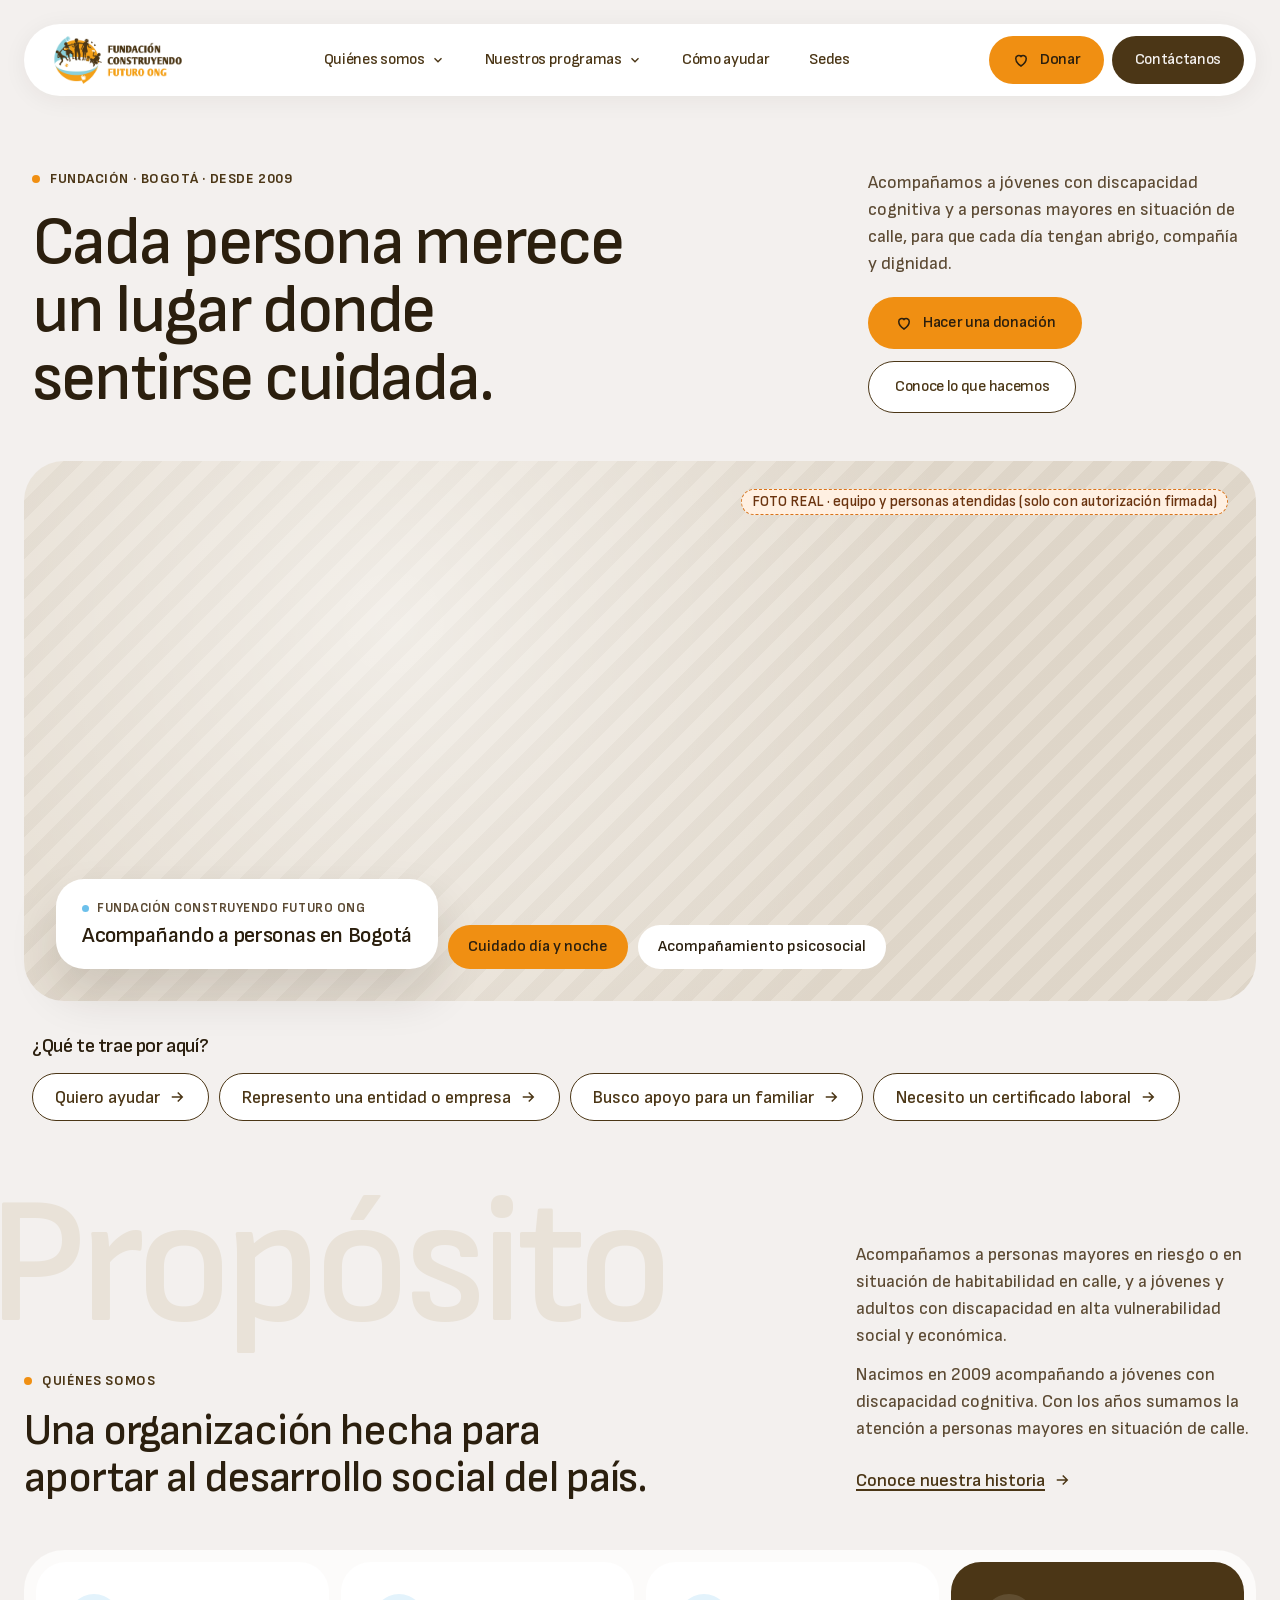
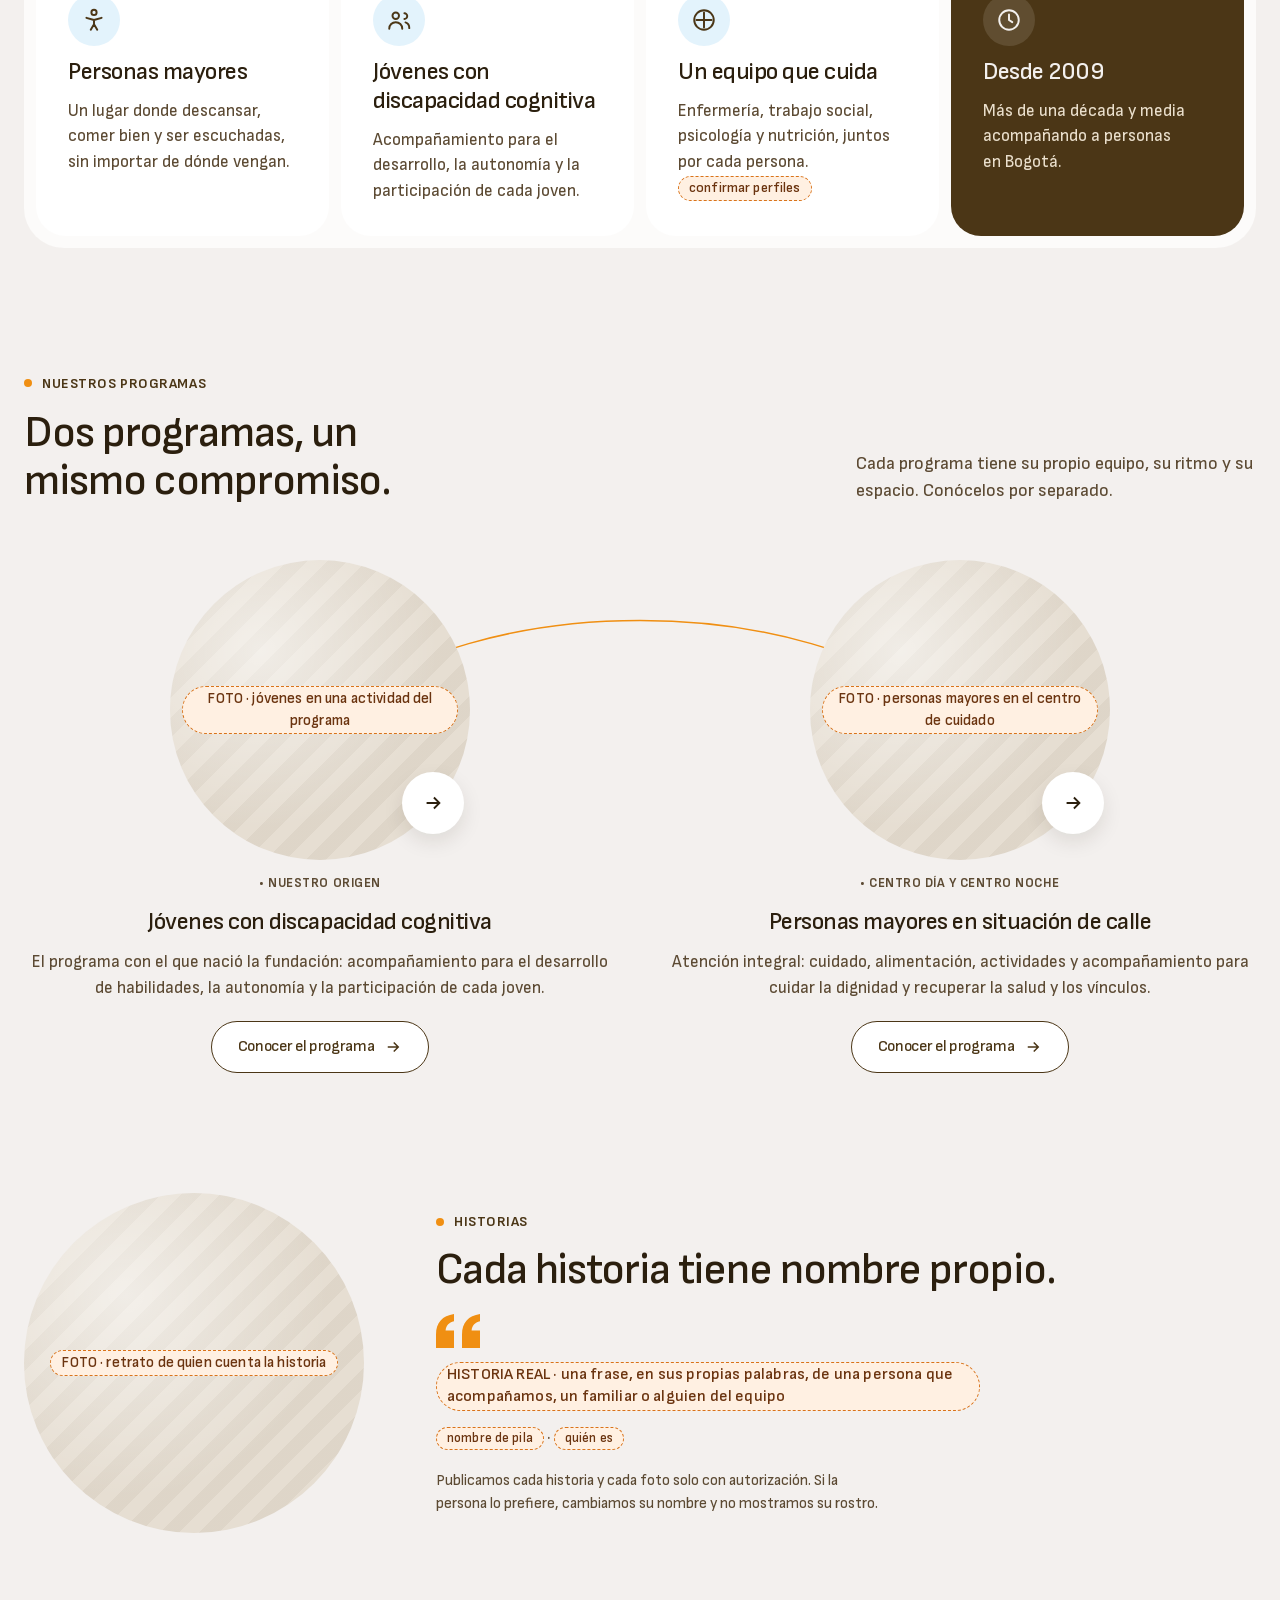
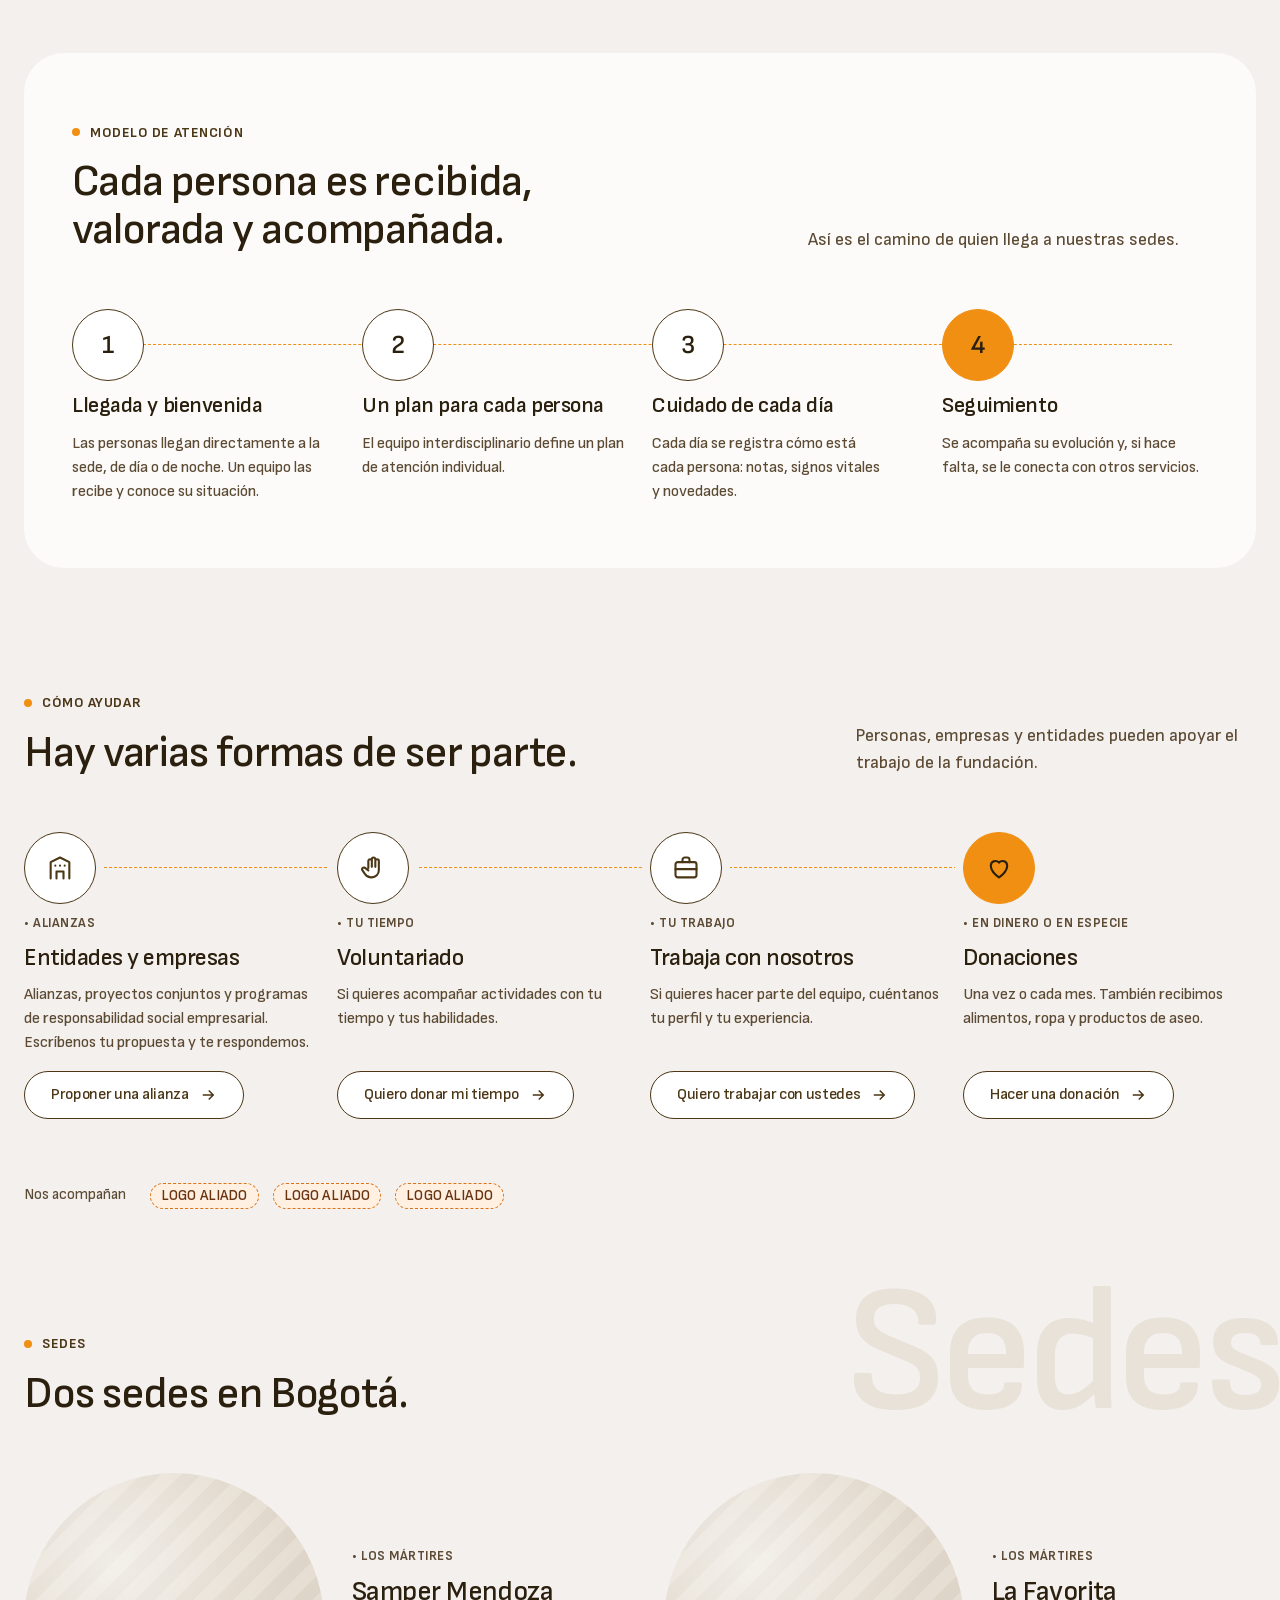
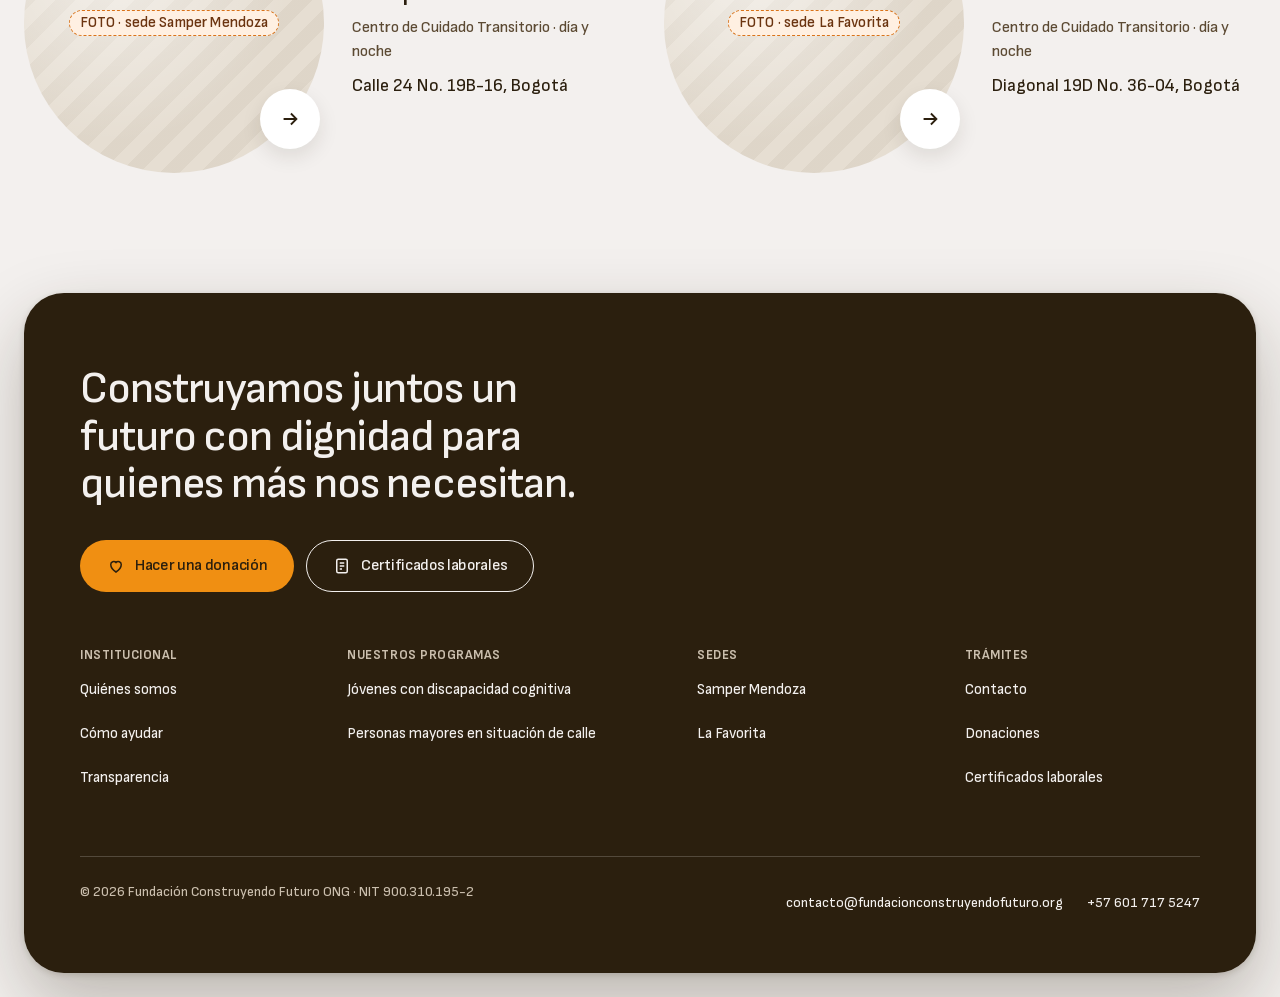
<file: index.html>
<!doctype html>
<html lang="es">
<head>
<meta charset="utf-8">
<meta name="viewport" content="width=device-width, initial-scale=1">
<title>Fundación Construyendo Futuro — Cuidamos a quienes más lo necesitan</title>
<meta name="description" content="Fundación Construyendo Futuro ONG, Bogotá, desde 2009: acompañamos a jóvenes con discapacidad cognitiva y a personas mayores en situación de calle.">
<meta name="theme-color" content="#F3F0EE">
<meta name="robots" content="noindex, nofollow">
<meta property="og:title" content="Fundación Construyendo Futuro — Cuidamos a quienes más lo necesitan">
<meta property="og:description" content="Fundación Construyendo Futuro ONG, Bogotá, desde 2009: acompañamos a jóvenes con discapacidad cognitiva y a personas mayores en situación de calle.">
<meta property="og:type" content="website">
<meta property="og:locale" content="es_CO">
<meta property="og:site_name" content="Fundación Construyendo Futuro">
<meta property="og:url" content="https://gaelserranoaven.github.io/Proyecto-FCF/">
<meta property="og:image" content="https://gaelserranoaven.github.io/Proyecto-FCF/assets/img/compartir.png">
<meta property="og:image:width" content="1200">
<meta property="og:image:height" content="630">
<meta property="og:image:alt" content="Fundación Construyendo Futuro: cada persona merece un lugar donde sentirse cuidada.">
<meta name="twitter:card" content="summary_large_image">
<link rel="icon" href="assets/img/icono-48.png" type="image/png" sizes="48x48">
<link rel="apple-touch-icon" href="assets/img/icono-180.png">
<link rel="preload" href="assets/fonts/sofia-sans-latin.woff2" as="font" type="font/woff2" crossorigin>
<link rel="stylesheet" href="assets/css/styles.css">
<script>document.documentElement.classList.add('js');</script>
<script type="application/ld+json">{"@context":"https://schema.org","@type":"NGO","name":"Fundación Construyendo Futuro ONG","url":"https://gaelserranoaven.github.io/Proyecto-FCF/","logo":"https://gaelserranoaven.github.io/Proyecto-FCF/assets/img/logo-fcf.png","foundingDate":"2009","taxID":"900.310.195-2","email":"contacto@fundacionconstruyendofuturo.org","telephone":"+57 601 717 5247","address":{"@type":"PostalAddress","streetAddress":"Calle 24 No. 19B-16","addressLocality":"Bogotá","addressCountry":"CO"},"areaServed":"Bogotá"}</script>
</head>
<body>
<a class="skip-link" href="#contenido">Saltar al contenido</a>

<header class="site-header">
  <nav class="nav" aria-label="Principal">
    <a class="nav__brand" href="index.html" aria-label="Fundación Construyendo Futuro, inicio">
      <img src="assets/img/logo-fcf.png" alt="Fundación Construyendo Futuro ONG" width="133" height="52">
    </a>

    <button class="nav__toggle" type="button" data-nav-toggle aria-expanded="false" aria-controls="nav-panel" aria-label="Abrir menú">
      <svg class="ico-open" width="22" height="22" viewBox="0 0 24 24" aria-hidden="true" fill="none" stroke="currentColor" stroke-width="2.2" stroke-linecap="round"><path d="M4 7h16M4 12h16M4 17h16"/></svg>
      <svg class="ico-close" width="22" height="22" viewBox="0 0 24 24" aria-hidden="true" fill="none" stroke="currentColor" stroke-width="2.2" stroke-linecap="round"><path d="M6 6l12 12M18 6L6 18"/></svg>
    </button>

    <div class="nav__panel" id="nav-panel" data-nav-panel>
      <ul class="nav__links">
        <li class="dropdown" data-dropdown>
          <button class="nav__link" type="button" data-dropdown-btn aria-expanded="false" aria-controls="menu-quienes">Quiénes somos <svg class="nav__chevron" width="14" height="14" viewBox="0 0 24 24" aria-hidden="true" fill="none" stroke="currentColor" stroke-width="2.4"><path d="M6 9l6 6 6-6"/></svg></button>
          <div class="dropdown__menu" id="menu-quienes">
            <a class="dropdown__item" href="index.html#nosotros"><strong>Nuestro propósito</strong><span>A quién acompañamos y por qué</span></a>
            <a class="dropdown__item" href="quienes-somos.html"><strong>Nuestra historia</strong><span>De dónde venimos y quiénes cuidamos</span></a>
            <a class="dropdown__item" href="transparencia.html"><strong>Transparencia</strong><span>Informes de gestión y política de datos</span></a>
          </div>
        </li>
        <li class="dropdown" data-dropdown>
          <button class="nav__link" type="button" data-dropdown-btn aria-expanded="false" aria-controls="menu-programas">Nuestros programas <svg class="nav__chevron" width="14" height="14" viewBox="0 0 24 24" aria-hidden="true" fill="none" stroke="currentColor" stroke-width="2.4"><path d="M6 9l6 6 6-6"/></svg></button>
          <div class="dropdown__menu" id="menu-programas">
            <a class="dropdown__item" href="programa-jovenes.html"><strong>Jóvenes con discapacidad cognitiva</strong><span>Nuestro primer programa</span></a>
            <a class="dropdown__item" href="programa-personas-mayores.html"><strong>Personas mayores</strong><span>En situación de calle</span></a>
          </div>
        </li>
        <li><a class="nav__link" href="como-ayudar.html">Cómo ayudar</a></li>
        <li><a class="nav__link" href="sedes.html">Sedes</a></li>
      </ul>
      <div class="nav__actions">
        <a class="btn btn-donate nav__cta" href="donaciones.html"><svg width="18" height="18" viewBox="0 0 24 24" aria-hidden="true" fill="none" stroke="currentColor" stroke-width="2"><path d="M12 20s-7-4.4-7-10a4 4 0 0 1 7-2.6A4 4 0 0 1 19 10c0 5.6-7 10-7 10z"/></svg> Donar</a>
        <a class="btn btn-primary nav__cta" href="contacto.html">Contáctanos</a>
      </div>
    </div>
  </nav>
</header>

<main id="contenido">

<!-- Hero -->
<section class="hero container-wide" aria-labelledby="h-hero">
  <div class="hero__grid">
    <div class="hero__title" data-reveal>
      <span class="eyebrow">Fundación · Bogotá · Desde 2009</span>
      <h1 id="h-hero">Cada persona merece un lugar donde sentirse cuidada.</h1>
    </div>
    <div class="hero__side" data-reveal>
      <p>Acompañamos a jóvenes con discapacidad cognitiva y a personas mayores en situación de calle, para que cada día tengan abrigo, compañía y dignidad.</p>
      <div class="hero__ctas">
        <a class="btn btn-donate" href="donaciones.html"><svg width="18" height="18" viewBox="0 0 24 24" aria-hidden="true" fill="none" stroke="currentColor" stroke-width="2"><path d="M12 20s-7-4.4-7-10a4 4 0 0 1 7-2.6A4 4 0 0 1 19 10c0 5.6-7 10-7 10z"/></svg> Hacer una donación</a>
        <a class="btn btn-outline" href="programas.html">Conoce lo que hacemos</a>
      </div>
    </div>
  </div>

  <div class="frame" data-reveal>
    <div class="frame__photo ph-img" role="img" aria-label="Espacio para fotografía del equipo con las personas que acompañamos">
      <span class="pendiente">FOTO REAL · equipo y personas atendidas (solo con autorización firmada)</span>
    </div>
    <div class="frame__badges">
      <div class="badge-card">
        <span class="kicker">Fundación Construyendo Futuro ONG</span>
        <strong>Acompañando a personas en Bogotá</strong>
      </div>
      <span class="pill pill--orange">Cuidado día y noche</span>
      <span class="pill pill--white">Acompañamiento psicosocial</span>
    </div>
  </div>

  <!-- Accesos según quién visita: comunidad, entidades, familias y excolaboradores -->
  <nav class="doors" aria-labelledby="h-doors" data-reveal>
    <h2 class="doors__label" id="h-doors">¿Qué te trae por aquí?</h2>
    <ul class="doors__list">
      <li><a class="tab tab--go" href="como-ayudar.html">Quiero ayudar <svg width="18" height="18" viewBox="0 0 24 24" aria-hidden="true" fill="none" stroke="currentColor" stroke-width="2"><path d="M5 12h14M13 6l6 6-6 6"/></svg></a></li>
      <li><a class="tab tab--go" href="contacto.html?motivo=entidad">Represento una entidad o empresa <svg width="18" height="18" viewBox="0 0 24 24" aria-hidden="true" fill="none" stroke="currentColor" stroke-width="2"><path d="M5 12h14M13 6l6 6-6 6"/></svg></a></li>
      <li><a class="tab tab--go" href="contacto.html?motivo=familiar">Busco apoyo para un familiar <svg width="18" height="18" viewBox="0 0 24 24" aria-hidden="true" fill="none" stroke="currentColor" stroke-width="2"><path d="M5 12h14M13 6l6 6-6 6"/></svg></a></li>
      <li><a class="tab tab--go" href="certificados.html">Necesito un certificado laboral <svg width="18" height="18" viewBox="0 0 24 24" aria-hidden="true" fill="none" stroke="currentColor" stroke-width="2"><path d="M5 12h14M13 6l6 6-6 6"/></svg></a></li>
    </ul>
  </nav>
</section>

<!-- Quiénes somos -->
<section class="section container-wide" id="nosotros" aria-labelledby="h-nosotros">
  <div class="ghost-word ghost-word--left" aria-hidden="true">Propósito</div>
  <div class="head" data-reveal>
    <div class="head__main">
      <span class="eyebrow">Quiénes somos</span>
      <h2 id="h-nosotros">Una organización hecha para aportar al desarrollo social del país.</h2>
    </div>
    <div class="head__aside">
      <p>Acompañamos a personas mayores en riesgo o en situación de habitabilidad en calle, y a jóvenes y adultos con discapacidad en alta vulnerabilidad social y económica.</p>
      <p style="margin-top:12px">Nacimos en 2009 acompañando a jóvenes con discapacidad cognitiva. Con los años sumamos la atención a personas mayores en situación de calle.</p>
      <p style="margin-top:16px"><a class="link-arrow" href="quienes-somos.html">Conoce nuestra historia <svg width="18" height="18" viewBox="0 0 24 24" aria-hidden="true" fill="none" stroke="currentColor" stroke-width="2"><path d="M5 12h14M13 6l6 6-6 6"/></svg></a></p>
    </div>
  </div>
  <div class="lifted">
    <article class="value-card" data-reveal><span class="ico" aria-hidden="true"><svg width="26" height="26" viewBox="0 0 24 24" fill="none" stroke="currentColor" stroke-width="1.8" stroke-linecap="round" stroke-linejoin="round"><circle cx="12" cy="5" r="2.4"/><path d="M5 10l7 2 7-2M12 12v4l-3 5M12 16l3 5"/></svg></span><h3>Personas mayores</h3><p>Un lugar donde descansar, comer bien y ser escuchadas, sin importar de dónde vengan.</p></article>
    <article class="value-card" data-reveal><span class="ico" aria-hidden="true"><svg width="26" height="26" viewBox="0 0 24 24" fill="none" stroke="currentColor" stroke-width="1.8" stroke-linecap="round" stroke-linejoin="round"><circle cx="9" cy="8" r="3"/><path d="M3 20c0-3.5 2.7-6 6-6s6 2.5 6 6M17 11a2.6 2.6 0 1 0 0-5.2M18 14.2c2 .6 3.5 2.4 3.5 5.3"/></svg></span><h3>Jóvenes con discapacidad cognitiva</h3><p>Acompañamiento para el desarrollo, la autonomía y la participación de cada joven.</p></article>
    <article class="value-card" data-reveal><span class="ico" aria-hidden="true"><svg width="26" height="26" viewBox="0 0 24 24" fill="none" stroke="currentColor" stroke-width="1.8" stroke-linecap="round" stroke-linejoin="round"><path d="M12 5v14M5 12h14"/><circle cx="12" cy="12" r="9"/></svg></span><h3>Un equipo que cuida</h3><p>Enfermería, trabajo social, psicología y nutrición, juntos por cada persona. <span class="pendiente">confirmar perfiles</span></p></article>
    <article class="value-card value-card--dark" data-reveal><span class="ico" aria-hidden="true"><svg width="26" height="26" viewBox="0 0 24 24" fill="none" stroke="currentColor" stroke-width="1.8" stroke-linecap="round" stroke-linejoin="round"><circle cx="12" cy="12" r="9"/><path d="M12 7v5l3 2"/></svg></span><h3>Desde 2009</h3><p>Más de una década y media acompañando a personas en Bogotá.</p></article>
  </div>
</section>

<!-- Programas: dos poblaciones, conectadas por una órbita -->
<section class="section container-wide" id="servicios" aria-labelledby="h-prog">
  <div class="head" data-reveal>
    <div class="head__main">
      <span class="eyebrow">Nuestros programas</span>
      <h2 id="h-prog">Dos programas, un mismo compromiso.</h2>
    </div>
    <p class="head__aside">Cada programa tiene su propio equipo, su ritmo y su espacio. Conócelos por separado.</p>
  </div>
  <div class="orbit orbit--two">
    <svg class="orbit__svg" aria-hidden="true" viewBox="0 0 1200 220" focusable="false">
      <path class="orbit__path" pathLength="1" d="M300 110 C 440 -10, 760 -10, 900 110"/>
    </svg>
    <div class="circles circles--two">
      <article class="circle-item circle-item--big" data-reveal>
        <div class="wrap"><div class="portrait ph-img" role="img" aria-label="Espacio para fotografía: jóvenes en una actividad del programa"><span class="pendiente">FOTO · jóvenes en una actividad del programa</span></div><a class="sat" href="programa-jovenes.html" aria-label="Conocer el programa de jóvenes con discapacidad cognitiva"><svg width="22" height="22" viewBox="0 0 24 24" aria-hidden="true" fill="none" stroke="currentColor" stroke-width="2"><path d="M5 12h14M13 6l6 6-6 6"/></svg></a></div>
        <span class="tag">Nuestro origen</span>
        <h3>Jóvenes con discapacidad cognitiva</h3>
        <p>El programa con el que nació la fundación: acompañamiento para el desarrollo de habilidades, la autonomía y la participación de cada joven.</p>
        <a class="btn btn-outline" href="programa-jovenes.html">Conocer el programa <svg width="18" height="18" viewBox="0 0 24 24" aria-hidden="true" fill="none" stroke="currentColor" stroke-width="2"><path d="M5 12h14M13 6l6 6-6 6"/></svg></a>
      </article>
      <article class="circle-item circle-item--big" data-reveal>
        <div class="wrap"><div class="portrait ph-img" role="img" aria-label="Espacio para fotografía: personas mayores en el centro de cuidado"><span class="pendiente">FOTO · personas mayores en el centro de cuidado</span></div><a class="sat" href="programa-personas-mayores.html" aria-label="Conocer el programa de personas mayores en situación de calle"><svg width="22" height="22" viewBox="0 0 24 24" aria-hidden="true" fill="none" stroke="currentColor" stroke-width="2"><path d="M5 12h14M13 6l6 6-6 6"/></svg></a></div>
        <span class="tag">Centro día y centro noche</span>
        <h3>Personas mayores en situación de calle</h3>
        <p>Atención integral: cuidado, alimentación, actividades y acompañamiento para cuidar la dignidad y recuperar la salud y los vínculos.</p>
        <a class="btn btn-outline" href="programa-personas-mayores.html">Conocer el programa <svg width="18" height="18" viewBox="0 0 24 24" aria-hidden="true" fill="none" stroke="currentColor" stroke-width="2"><path d="M5 12h14M13 6l6 6-6 6"/></svg></a>
      </article>
    </div>
  </div>
</section>

<!-- Historias: espacio para un testimonio real (con autorización) -->
<section class="section container-wide" id="historias" aria-labelledby="h-hist">
  
  <div class="story" data-reveal>
    <div class="story__media"><div class="portrait ph-img" role="img" aria-label="Espacio para fotografía: retrato de quien cuenta la historia"><span class="pendiente">FOTO · retrato de quien cuenta la historia</span></div></div>
    <div class="story__body">
      <span class="eyebrow">Historias</span>
      <h2 id="h-hist">Cada historia tiene nombre propio.</h2>
      <blockquote class="story__quote">
        <svg class="story__mark" width="44" height="34" viewBox="0 0 44 34" aria-hidden="true" focusable="false"><path fill="currentColor" d="M0 34V20.4C0 8.6 6.4 1.7 18 0v7.3c-5.2 1.2-8 4.3-8.4 9.3H18V34zm26 0V20.4C26 8.6 32.4 1.7 44 0v7.3c-5.2 1.2-8 4.3-8.4 9.3H44V34z"/></svg>
        <p><span class="pendiente">HISTORIA REAL · una frase, en sus propias palabras, de una persona que acompañamos, un familiar o alguien del equipo</span></p>
        <footer><span class="pendiente">nombre de pila</span> · <span class="pendiente">quién es</span></footer>
      </blockquote>
      <p class="story__note">Publicamos cada historia y cada foto solo con autorización. Si la persona lo prefiere, cambiamos su nombre y no mostramos su rostro.</p>
    </div>
  </div>
</section>

<!-- Modelo de atención -->
<section class="section container-wide" id="modelo" aria-labelledby="h-modelo">
  <div class="panel" data-reveal>
    <div class="head">
      <div class="head__main">
        <span class="eyebrow">Modelo de atención</span>
        <h2 id="h-modelo">Cada persona es recibida, valorada y acompañada.</h2>
      </div>
      <p class="head__aside">Así es el camino de quien llega a nuestras sedes.</p>
    </div>
    <div class="steps">
      <div class="steps__line" aria-hidden="true"></div>
      <ol>
        <li class="step"><span class="step__n" aria-hidden="true">1</span><strong>Llegada y bienvenida</strong><span class="d">Las personas llegan directamente a la sede, de día o de noche. Un equipo las recibe y conoce su situación.</span></li>
        <li class="step"><span class="step__n" aria-hidden="true">2</span><strong>Un plan para cada persona</strong><span class="d">El equipo interdisciplinario define un plan de atención individual.</span></li>
        <li class="step"><span class="step__n" aria-hidden="true">3</span><strong>Cuidado de cada día</strong><span class="d">Cada día se registra cómo está cada persona: notas, signos vitales y novedades.</span></li>
        <li class="step step--last"><span class="step__n" aria-hidden="true">4</span><strong>Seguimiento</strong><span class="d">Se acompaña su evolución y, si hace falta, se le conecta con otros servicios.</span></li>
      </ol>
    </div>
  </div>
</section>

<!-- Cómo ayudar -->
<section class="section container-wide" id="ayudar" aria-labelledby="h-ayudar">
  <div class="head" data-reveal>
    <div class="head__main">
      <span class="eyebrow">Cómo ayudar</span>
      <h2 id="h-ayudar">Hay varias formas de ser parte.</h2>
    </div>
    <p class="head__aside">Personas, empresas y entidades pueden apoyar el trabajo de la fundación.</p>
  </div>
  
    <div class="connect">
      <div class="connect__line" aria-hidden="true"></div>
      <ol class="connect__list">
        <li class="connect__item" data-reveal>
          <span class="connect__node" aria-hidden="true"><svg width="28" height="28" viewBox="0 0 24 24" fill="none" stroke="currentColor" stroke-width="1.8" stroke-linecap="round" stroke-linejoin="round"><path d="M4 21V7l8-4 8 4v14M9 21v-6h6v6M8 10h.01M12 10h.01M16 10h.01"/></svg></span>
          <span class="tag">Alianzas</span>
          <h3 class="connect__title">Entidades y empresas</h3>
          <p>Alianzas, proyectos conjuntos y programas de responsabilidad social empresarial. Escríbenos tu propuesta y te respondemos.</p>
          <a class="btn btn-outline" href="contacto.html?motivo=entidad">Proponer una alianza <svg width="18" height="18" viewBox="0 0 24 24" aria-hidden="true" fill="none" stroke="currentColor" stroke-width="2"><path d="M5 12h14M13 6l6 6-6 6"/></svg></a>
        </li>
        <li class="connect__item" data-reveal>
          <span class="connect__node" aria-hidden="true"><svg width="28" height="28" viewBox="0 0 24 24" fill="none" stroke="currentColor" stroke-width="1.8" stroke-linecap="round" stroke-linejoin="round"><path d="M8 12V6a1.5 1.5 0 0 1 3 0v5M11 11V4.5a1.5 1.5 0 0 1 3 0V11M14 11V6a1.5 1.5 0 0 1 3 0v8a6 6 0 0 1-6 6h-1a6 6 0 0 1-5-3l-2-3a1.5 1.5 0 0 1 2.4-1.8L8 14"/></svg></span>
          <span class="tag">Tu tiempo</span>
          <h3 class="connect__title">Voluntariado</h3>
          <p>Si quieres acompañar actividades con tu tiempo y tus habilidades.</p>
          <a class="btn btn-outline" href="contacto.html?motivo=ayudar">Quiero donar mi tiempo <svg width="18" height="18" viewBox="0 0 24 24" aria-hidden="true" fill="none" stroke="currentColor" stroke-width="2"><path d="M5 12h14M13 6l6 6-6 6"/></svg></a>
        </li>
        <li class="connect__item" data-reveal>
          <span class="connect__node" aria-hidden="true"><svg width="28" height="28" viewBox="0 0 24 24" fill="none" stroke="currentColor" stroke-width="1.8" stroke-linecap="round" stroke-linejoin="round"><rect x="3" y="7" width="18" height="13" rx="2"/><path d="M9 7V5a2 2 0 0 1 2-2h2a2 2 0 0 1 2 2v2M3 13h18"/></svg></span>
          <span class="tag">Tu trabajo</span>
          <h3 class="connect__title">Trabaja con nosotros</h3>
          <p>Si quieres hacer parte del equipo, cuéntanos tu perfil y tu experiencia.</p>
          <a class="btn btn-outline" href="contacto.html?motivo=empleo">Quiero trabajar con ustedes <svg width="18" height="18" viewBox="0 0 24 24" aria-hidden="true" fill="none" stroke="currentColor" stroke-width="2"><path d="M5 12h14M13 6l6 6-6 6"/></svg></a>
        </li>
        <li class="connect__item connect__item--last" data-reveal>
          <span class="connect__node" aria-hidden="true"><svg width="28" height="28" viewBox="0 0 24 24" fill="none" stroke="currentColor" stroke-width="1.8" stroke-linecap="round" stroke-linejoin="round"><path d="M12 20s-7-4.4-7-10a4 4 0 0 1 7-2.6A4 4 0 0 1 19 10c0 5.6-7 10-7 10z"/></svg></span>
          <span class="tag">En dinero o en especie</span>
          <h3 class="connect__title">Donaciones</h3>
          <p>Una vez o cada mes. También recibimos alimentos, ropa y productos de aseo.</p>
          <a class="btn btn-outline" href="donaciones.html">Hacer una donación <svg width="18" height="18" viewBox="0 0 24 24" aria-hidden="true" fill="none" stroke="currentColor" stroke-width="2"><path d="M5 12h14M13 6l6 6-6 6"/></svg></a>
        </li>
      </ol>
    </div>
  <div class="allies" data-reveal>
    <span class="allies__label">Nos acompañan</span>
    <span class="pendiente">LOGO ALIADO</span> <span class="pendiente">LOGO ALIADO</span> <span class="pendiente">LOGO ALIADO</span>
  </div>
</section>

<!-- Sedes -->
<section class="section container-wide" id="sedes" aria-labelledby="h-sedes">
  <div class="ghost-word ghost-word--right" aria-hidden="true">Sedes</div>
  <div class="head" data-reveal>
    <div class="head__main">
      <span class="eyebrow">Sedes</span>
      <h2 id="h-sedes">Dos sedes en Bogotá.</h2>
    </div>
  </div>
  <div class="sedes-home">
    <article class="sede-mini" data-reveal>
      <div class="wrap"><div class="portrait ph-img" role="img" aria-label="Espacio para fotografía: sede Samper Mendoza"><span class="pendiente">FOTO · sede Samper Mendoza</span></div><a class="sat" href="sedes.html#samper-mendoza" aria-label="Conocer la sede Samper Mendoza"><svg width="22" height="22" viewBox="0 0 24 24" aria-hidden="true" fill="none" stroke="currentColor" stroke-width="2"><path d="M5 12h14M13 6l6 6-6 6"/></svg></a></div>
      <div class="sede-mini__text">
        <span class="tag">Los Mártires</span>
        <h3>Samper Mendoza</h3>
        <span class="d">Centro de Cuidado Transitorio · día y noche</span>
        <span>Calle 24 No. 19B-16, Bogotá</span>
      </div>
    </article>
    <article class="sede-mini" data-reveal>
      <div class="wrap"><div class="portrait ph-img" role="img" aria-label="Espacio para fotografía: sede La Favorita"><span class="pendiente">FOTO · sede La Favorita</span></div><a class="sat" href="sedes.html#la-favorita" aria-label="Conocer la sede La Favorita"><svg width="22" height="22" viewBox="0 0 24 24" aria-hidden="true" fill="none" stroke="currentColor" stroke-width="2"><path d="M5 12h14M13 6l6 6-6 6"/></svg></a></div>
      <div class="sede-mini__text">
        <span class="tag">Los Mártires</span>
        <h3>La Favorita</h3>
        <span class="d">Centro de Cuidado Transitorio · día y noche</span>
        <span>Diagonal 19D No. 36-04, Bogotá</span>
      </div>
    </article>
  </div>
</section>

</main>

<footer class="site-footer on-dark">
  <div class="footer__inner">
    <div class="footer__top">
      <p class="footer__claim">Construyamos juntos un futuro con dignidad para quienes más nos necesitan.</p>
      <div class="footer__actions">
        <a class="btn btn-donate" href="donaciones.html"><svg width="18" height="18" viewBox="0 0 24 24" aria-hidden="true" fill="none" stroke="currentColor" stroke-width="2"><path d="M12 20s-7-4.4-7-10a4 4 0 0 1 7-2.6A4 4 0 0 1 19 10c0 5.6-7 10-7 10z"/></svg> Hacer una donación</a>
        <a class="btn btn-outline-light" href="certificados.html"><svg width="18" height="18" viewBox="0 0 24 24" aria-hidden="true" fill="none" stroke="currentColor" stroke-width="2"><rect x="5" y="3" width="14" height="18" rx="2"/><path d="M9 8h6M9 12h6M9 16h3"/></svg> Certificados laborales</a>
      </div>
    </div>

    <div class="footer__cols">
      <nav class="footer__col" aria-labelledby="f-inst">
        <h2 id="f-inst">Institucional</h2>
        <a href="quienes-somos.html">Quiénes somos</a>
        <a href="como-ayudar.html">Cómo ayudar</a>
        <a href="transparencia.html">Transparencia</a>
      </nav>
      <nav class="footer__col footer__col--programs" aria-labelledby="f-prog">
        <h2 id="f-prog">Nuestros programas</h2>
        <a href="programa-jovenes.html">Jóvenes con discapacidad cognitiva</a>
        <a href="programa-personas-mayores.html">Personas mayores en situación de calle</a>
      </nav>
      <nav class="footer__col" aria-labelledby="f-sedes">
        <h2 id="f-sedes">Sedes</h2>
        <a href="sedes.html#samper-mendoza">Samper Mendoza</a>
        <a href="sedes.html#la-favorita">La Favorita</a>
      </nav>
      <nav class="footer__col" aria-labelledby="f-tram">
        <h2 id="f-tram">Trámites</h2>
        <a href="contacto.html">Contacto</a>
        <a href="donaciones.html">Donaciones</a>
        <a href="certificados.html">Certificados laborales</a>
      </nav>
    </div>

    <div class="footer__legal">
      <span>© 2026 Fundación Construyendo Futuro ONG · NIT 900.310.195-2</span>
      <span class="contact-links"><a href="mailto:contacto@fundacionconstruyendofuturo.org">contacto<wbr>@fundacionconstruyendofuturo.org</a><a href="tel:+576017175247">+57 601 717 5247</a></span>
    </div>
  </div>
</footer>

<script src="assets/js/main.js" defer></script>
</body>
</html>
</file>
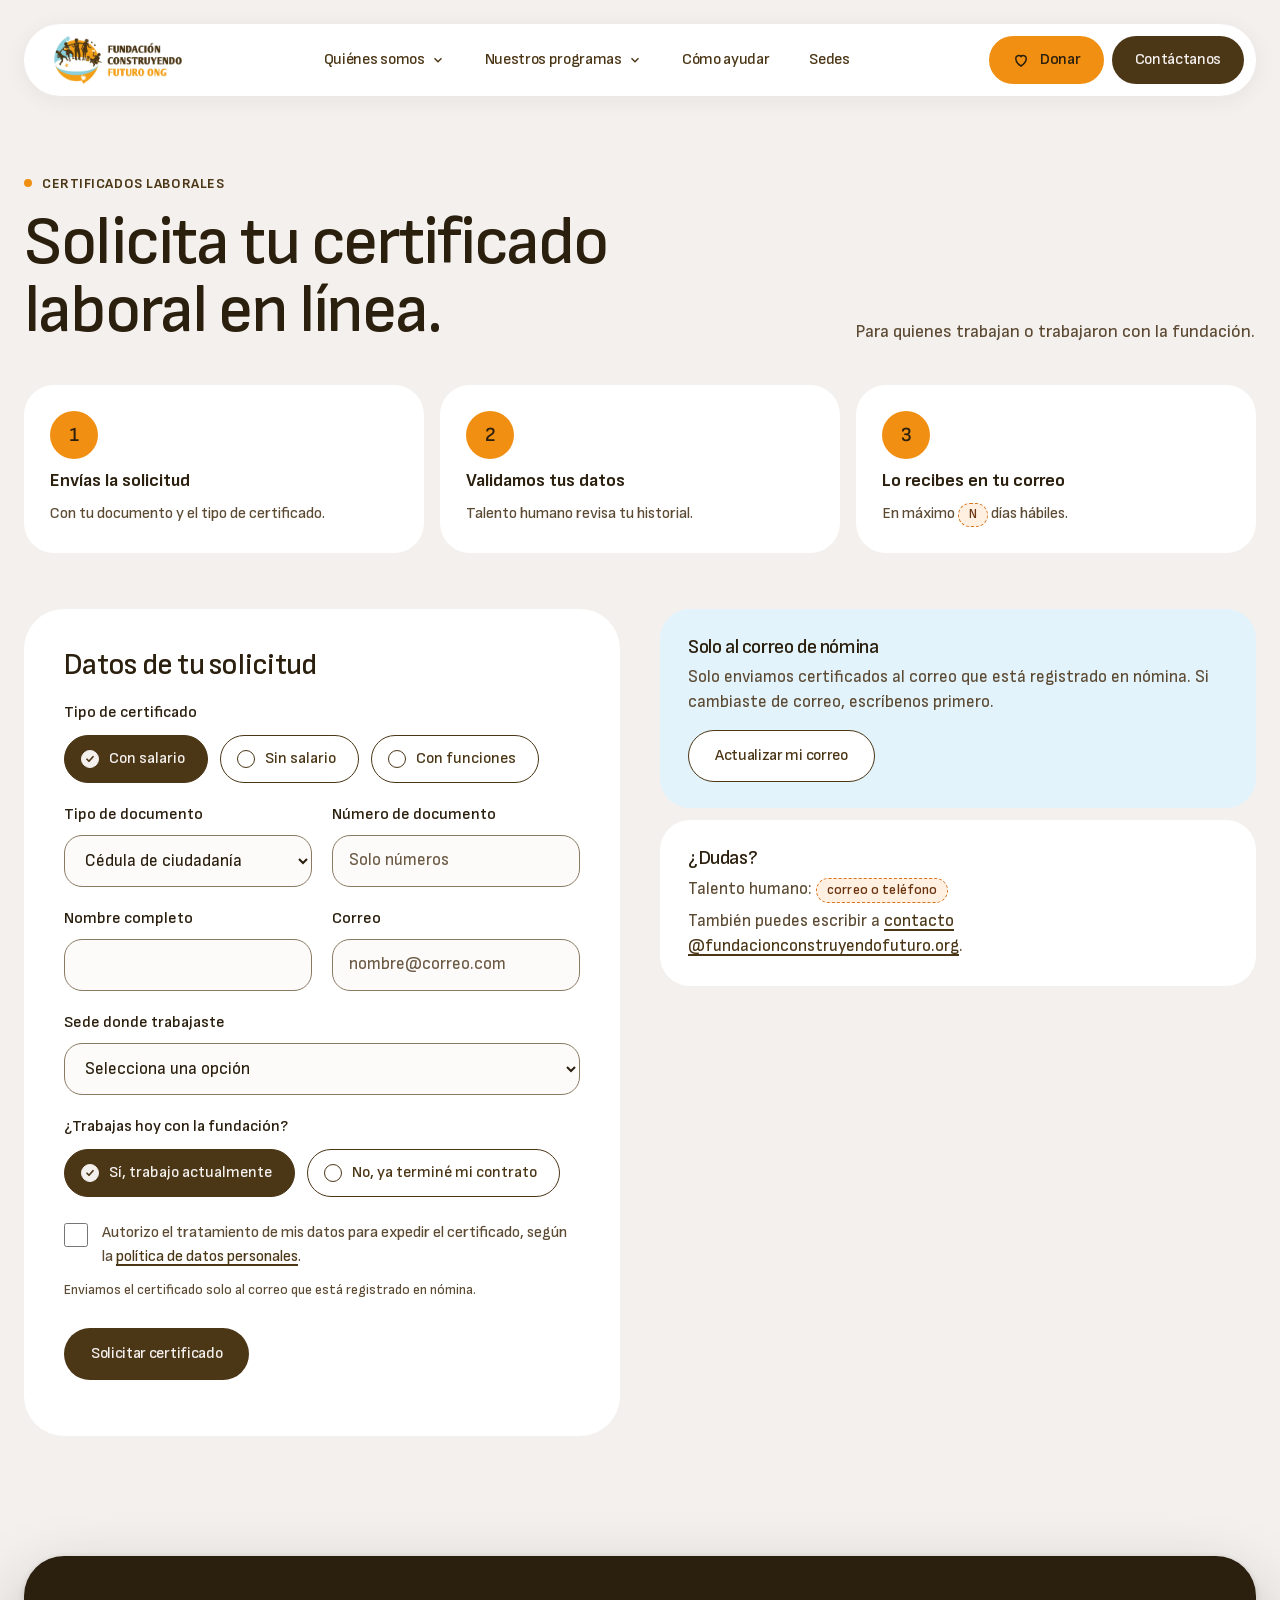
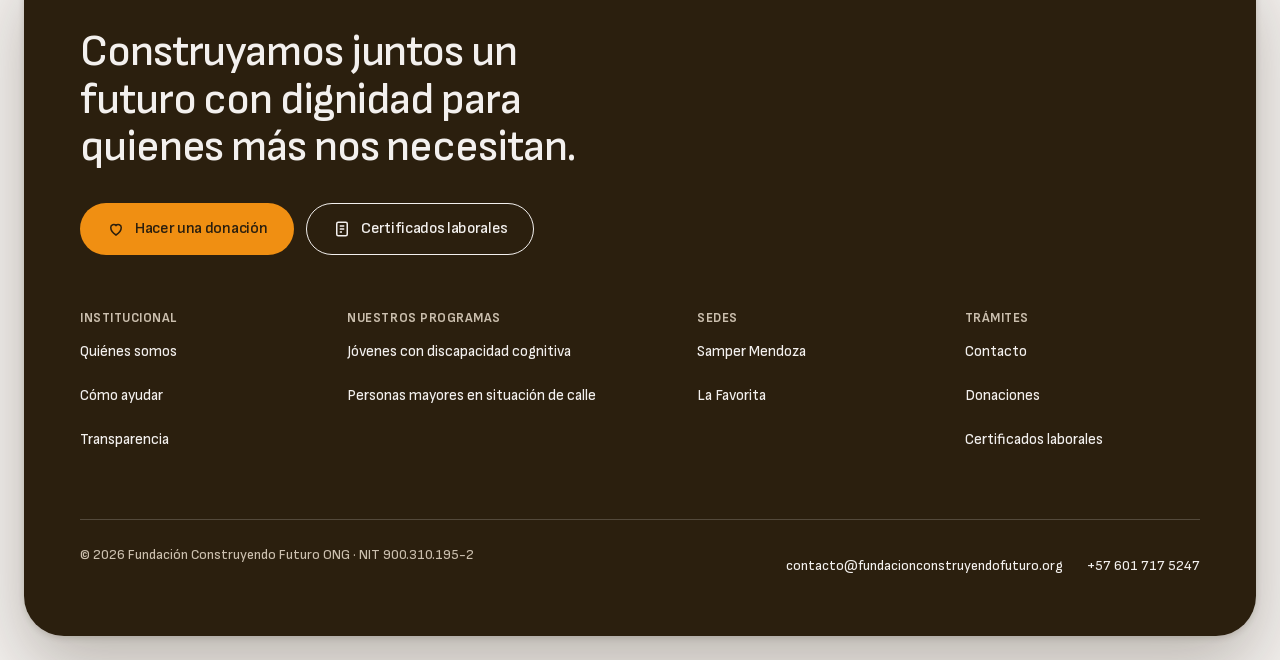
<file: certificados.html>
<!doctype html>
<html lang="es">
<head>
<meta charset="utf-8">
<meta name="viewport" content="width=device-width, initial-scale=1">
<title>Certificados laborales — Fundación Construyendo Futuro</title>
<meta name="description" content="Solicita en línea tu certificado laboral de la Fundación Construyendo Futuro. Se envía al correo registrado en nómina.">
<meta name="theme-color" content="#F3F0EE">
<meta name="robots" content="noindex, nofollow">
<meta property="og:title" content="Certificados laborales — Fundación Construyendo Futuro">
<meta property="og:description" content="Solicita en línea tu certificado laboral de la Fundación Construyendo Futuro. Se envía al correo registrado en nómina.">
<meta property="og:type" content="website">
<meta property="og:locale" content="es_CO">
<meta property="og:site_name" content="Fundación Construyendo Futuro">
<meta property="og:url" content="https://gaelserranoaven.github.io/Proyecto-FCF/certificados.html">
<meta property="og:image" content="https://gaelserranoaven.github.io/Proyecto-FCF/assets/img/compartir.png">
<meta property="og:image:width" content="1200">
<meta property="og:image:height" content="630">
<meta property="og:image:alt" content="Fundación Construyendo Futuro: cada persona merece un lugar donde sentirse cuidada.">
<meta name="twitter:card" content="summary_large_image">
<link rel="icon" href="assets/img/icono-48.png" type="image/png" sizes="48x48">
<link rel="apple-touch-icon" href="assets/img/icono-180.png">
<link rel="preload" href="assets/fonts/sofia-sans-latin.woff2" as="font" type="font/woff2" crossorigin>
<link rel="stylesheet" href="assets/css/styles.css">
<script>document.documentElement.classList.add('js');</script>
</head>
<body>
<a class="skip-link" href="#contenido">Saltar al contenido</a>

<header class="site-header">
  <nav class="nav" aria-label="Principal">
    <a class="nav__brand" href="index.html" aria-label="Fundación Construyendo Futuro, inicio">
      <img src="assets/img/logo-fcf.png" alt="Fundación Construyendo Futuro ONG" width="133" height="52">
    </a>

    <button class="nav__toggle" type="button" data-nav-toggle aria-expanded="false" aria-controls="nav-panel" aria-label="Abrir menú">
      <svg class="ico-open" width="22" height="22" viewBox="0 0 24 24" aria-hidden="true" fill="none" stroke="currentColor" stroke-width="2.2" stroke-linecap="round"><path d="M4 7h16M4 12h16M4 17h16"/></svg>
      <svg class="ico-close" width="22" height="22" viewBox="0 0 24 24" aria-hidden="true" fill="none" stroke="currentColor" stroke-width="2.2" stroke-linecap="round"><path d="M6 6l12 12M18 6L6 18"/></svg>
    </button>

    <div class="nav__panel" id="nav-panel" data-nav-panel>
      <ul class="nav__links">
        <li class="dropdown" data-dropdown>
          <button class="nav__link" type="button" data-dropdown-btn aria-expanded="false" aria-controls="menu-quienes">Quiénes somos <svg class="nav__chevron" width="14" height="14" viewBox="0 0 24 24" aria-hidden="true" fill="none" stroke="currentColor" stroke-width="2.4"><path d="M6 9l6 6 6-6"/></svg></button>
          <div class="dropdown__menu" id="menu-quienes">
            <a class="dropdown__item" href="index.html#nosotros"><strong>Nuestro propósito</strong><span>A quién acompañamos y por qué</span></a>
            <a class="dropdown__item" href="quienes-somos.html"><strong>Nuestra historia</strong><span>De dónde venimos y quiénes cuidamos</span></a>
            <a class="dropdown__item" href="transparencia.html"><strong>Transparencia</strong><span>Informes de gestión y política de datos</span></a>
          </div>
        </li>
        <li class="dropdown" data-dropdown>
          <button class="nav__link" type="button" data-dropdown-btn aria-expanded="false" aria-controls="menu-programas">Nuestros programas <svg class="nav__chevron" width="14" height="14" viewBox="0 0 24 24" aria-hidden="true" fill="none" stroke="currentColor" stroke-width="2.4"><path d="M6 9l6 6 6-6"/></svg></button>
          <div class="dropdown__menu" id="menu-programas">
            <a class="dropdown__item" href="programa-jovenes.html"><strong>Jóvenes con discapacidad cognitiva</strong><span>Nuestro primer programa</span></a>
            <a class="dropdown__item" href="programa-personas-mayores.html"><strong>Personas mayores</strong><span>En situación de calle</span></a>
          </div>
        </li>
        <li><a class="nav__link" href="como-ayudar.html">Cómo ayudar</a></li>
        <li><a class="nav__link" href="sedes.html">Sedes</a></li>
      </ul>
      <div class="nav__actions">
        <a class="btn btn-donate nav__cta" href="donaciones.html"><svg width="18" height="18" viewBox="0 0 24 24" aria-hidden="true" fill="none" stroke="currentColor" stroke-width="2"><path d="M12 20s-7-4.4-7-10a4 4 0 0 1 7-2.6A4 4 0 0 1 19 10c0 5.6-7 10-7 10z"/></svg> Donar</a>
        <a class="btn btn-primary nav__cta" href="contacto.html">Contáctanos</a>
      </div>
    </div>
  </nav>
</header>

<main id="contenido">

<section class="page-hero container-wide" aria-labelledby="h-cert">
  <div class="head" data-reveal>
    <div class="head__main">
      <span class="eyebrow">Certificados laborales</span>
      <h1 id="h-cert">Solicita tu certificado laboral en línea.</h1>
    </div>
    <p class="head__aside">Para quienes trabajan o trabajaron con la fundación.</p>
  </div>

  <ol class="three-steps" style="list-style:none;padding:0">
    <li class="s" data-reveal><span class="n" aria-hidden="true">1</span><strong>Envías la solicitud</strong><p>Con tu documento y el tipo de certificado.</p></li>
    <li class="s" data-reveal><span class="n" aria-hidden="true">2</span><strong>Validamos tus datos</strong><p>Talento humano revisa tu historial.</p></li>
    <li class="s" data-reveal><span class="n" aria-hidden="true">3</span><strong>Lo recibes en tu correo</strong><p>En máximo <span class="pendiente">N</span> días hábiles.</p></li>
  </ol>

  <div class="form-layout">
    <div class="form-card" data-reveal>
      <form data-form data-webhook="" novalidate>
        <div class="form-body">
          <h2>Datos de tu solicitud</h2>
          <fieldset class="field">
            <legend>Tipo de certificado</legend>
            <div class="options"><div class="opt"><input type="radio" id="tipo-salario" name="tipo" value="salario" checked><label for="tipo-salario">Con salario</label></div><div class="opt"><input type="radio" id="tipo-sin-salario" name="tipo" value="sin-salario"><label for="tipo-sin-salario">Sin salario</label></div><div class="opt"><input type="radio" id="tipo-funciones" name="tipo" value="funciones"><label for="tipo-funciones">Con funciones</label></div></div>
          </fieldset>

          <div class="grid-2">
            <div class="field"><label for="tipo-doc">Tipo de documento</label>
              <select class="select" id="tipo-doc" name="tipo_documento" required>
                <option value="cc">Cédula de ciudadanía</option>
                <option value="ce">Cédula de extranjería</option>
                <option value="pasaporte">Pasaporte</option>
                <option value="ppt">Permiso por Protección Temporal (PPT)</option>
              </select><p class="error" role="alert"></p></div>
            <div class="field"><label for="num-doc">Número de documento</label>
              <input class="input" id="num-doc" name="numero_documento" type="text" inputmode="numeric" data-digits autocomplete="off" placeholder="Solo números" required>
              <p class="error" role="alert"></p></div>
          </div>
          <div class="grid-2">
            <div class="field"><label for="nombre">Nombre completo</label><input class="input" id="nombre" name="nombre" type="text" autocomplete="name" required><p class="error" role="alert"></p></div>
            <div class="field"><label for="correo">Correo</label><input class="input" id="correo" name="correo" type="email" autocomplete="email" required placeholder="nombre@correo.com" inputmode="email"><p class="error" role="alert"></p></div>
          </div>
          <div class="field"><label for="sede">Sede donde trabajaste</label>
            <select class="select" id="sede" name="sede" required>
              <option value="">Selecciona una opción</option>
              <option value="samper-mendoza">Samper Mendoza</option>
              <option value="la-favorita">La Favorita</option>
              <option value="administrativa">Área administrativa</option>
            </select><p class="error" role="alert"></p></div>

          <fieldset class="field">
            <legend>¿Trabajas hoy con la fundación?</legend>
            <div class="options"><div class="opt"><input type="radio" id="vinculado-si" name="vinculado" value="si" checked><label for="vinculado-si">Sí, trabajo actualmente</label></div><div class="opt"><input type="radio" id="vinculado-no" name="vinculado" value="no"><label for="vinculado-no">No, ya terminé mi contrato</label></div></div>
          </fieldset>

          <div class="hp" aria-hidden="true"><label>No llenar este campo <input type="text" name="empresa_web" tabindex="-1" autocomplete="off"></label></div>

          <div class="consent">
            <div class="consent__row">
              <input type="checkbox" id="autoriza" name="autorizacion" required data-msg="Necesitamos tu autorización para procesar la solicitud.">
              <label for="autoriza">Autorizo el tratamiento de mis datos para expedir el certificado, según la <a href="transparencia.html#datos">política de datos personales</a>.</label>
            </div>
            <p class="error" role="alert"></p>
          </div>

          <p class="hint field-note">Enviamos el certificado solo al correo que está registrado en nómina.</p>
          <div class="form-actions"><button class="btn btn-primary" type="submit">Solicitar certificado</button></div>
          <p class="form-status" role="status" aria-live="polite"></p>
        </div>

        <div class="thanks" role="status">
          <h2>Recibimos tu solicitud.</h2>
          <p>Te enviaremos el certificado al correo registrado en nómina en máximo <span class="pendiente">N</span> días hábiles.</p>
          <button class="btn btn-outline" type="button" data-again>Hacer otra solicitud</button>
        </div>
      </form>
    </div>

    <div class="aside-cards">
      <div class="info-card info-card--sky" data-reveal>
                <h3>Solo al correo de nómina</h3>
        <p>Solo enviamos certificados al correo que está registrado en nómina. Si cambiaste de correo, escríbenos primero.</p>
        <a class="btn btn-outline" href="contacto.html?motivo=otro" style="margin-top:8px">Actualizar mi correo</a>
      </div>
      <div class="info-card" data-reveal>
                <h3>¿Dudas?</h3>
        <p>Talento humano: <span class="pendiente">correo o teléfono</span></p>
        <p>También puedes escribir a <a href="mailto:contacto@fundacionconstruyendofuturo.org">contacto<wbr>@fundacionconstruyendofuturo.org</a>.</p>
      </div>
    </div>
  </div>
</section>

</main>

<footer class="site-footer on-dark">
  <div class="footer__inner">
    <div class="footer__top">
      <p class="footer__claim">Construyamos juntos un futuro con dignidad para quienes más nos necesitan.</p>
      <div class="footer__actions">
        <a class="btn btn-donate" href="donaciones.html"><svg width="18" height="18" viewBox="0 0 24 24" aria-hidden="true" fill="none" stroke="currentColor" stroke-width="2"><path d="M12 20s-7-4.4-7-10a4 4 0 0 1 7-2.6A4 4 0 0 1 19 10c0 5.6-7 10-7 10z"/></svg> Hacer una donación</a>
        <a class="btn btn-outline-light" href="certificados.html"><svg width="18" height="18" viewBox="0 0 24 24" aria-hidden="true" fill="none" stroke="currentColor" stroke-width="2"><rect x="5" y="3" width="14" height="18" rx="2"/><path d="M9 8h6M9 12h6M9 16h3"/></svg> Certificados laborales</a>
      </div>
    </div>

    <div class="footer__cols">
      <nav class="footer__col" aria-labelledby="f-inst">
        <h2 id="f-inst">Institucional</h2>
        <a href="quienes-somos.html">Quiénes somos</a>
        <a href="como-ayudar.html">Cómo ayudar</a>
        <a href="transparencia.html">Transparencia</a>
      </nav>
      <nav class="footer__col footer__col--programs" aria-labelledby="f-prog">
        <h2 id="f-prog">Nuestros programas</h2>
        <a href="programa-jovenes.html">Jóvenes con discapacidad cognitiva</a>
        <a href="programa-personas-mayores.html">Personas mayores en situación de calle</a>
      </nav>
      <nav class="footer__col" aria-labelledby="f-sedes">
        <h2 id="f-sedes">Sedes</h2>
        <a href="sedes.html#samper-mendoza">Samper Mendoza</a>
        <a href="sedes.html#la-favorita">La Favorita</a>
      </nav>
      <nav class="footer__col" aria-labelledby="f-tram">
        <h2 id="f-tram">Trámites</h2>
        <a href="contacto.html">Contacto</a>
        <a href="donaciones.html">Donaciones</a>
        <a href="certificados.html">Certificados laborales</a>
      </nav>
    </div>

    <div class="footer__legal">
      <span>© 2026 Fundación Construyendo Futuro ONG · NIT 900.310.195-2</span>
      <span class="contact-links"><a href="mailto:contacto@fundacionconstruyendofuturo.org">contacto<wbr>@fundacionconstruyendofuturo.org</a><a href="tel:+576017175247">+57 601 717 5247</a></span>
    </div>
  </div>
</footer>

<script src="assets/js/main.js" defer></script>
</body>
</html>
</file>
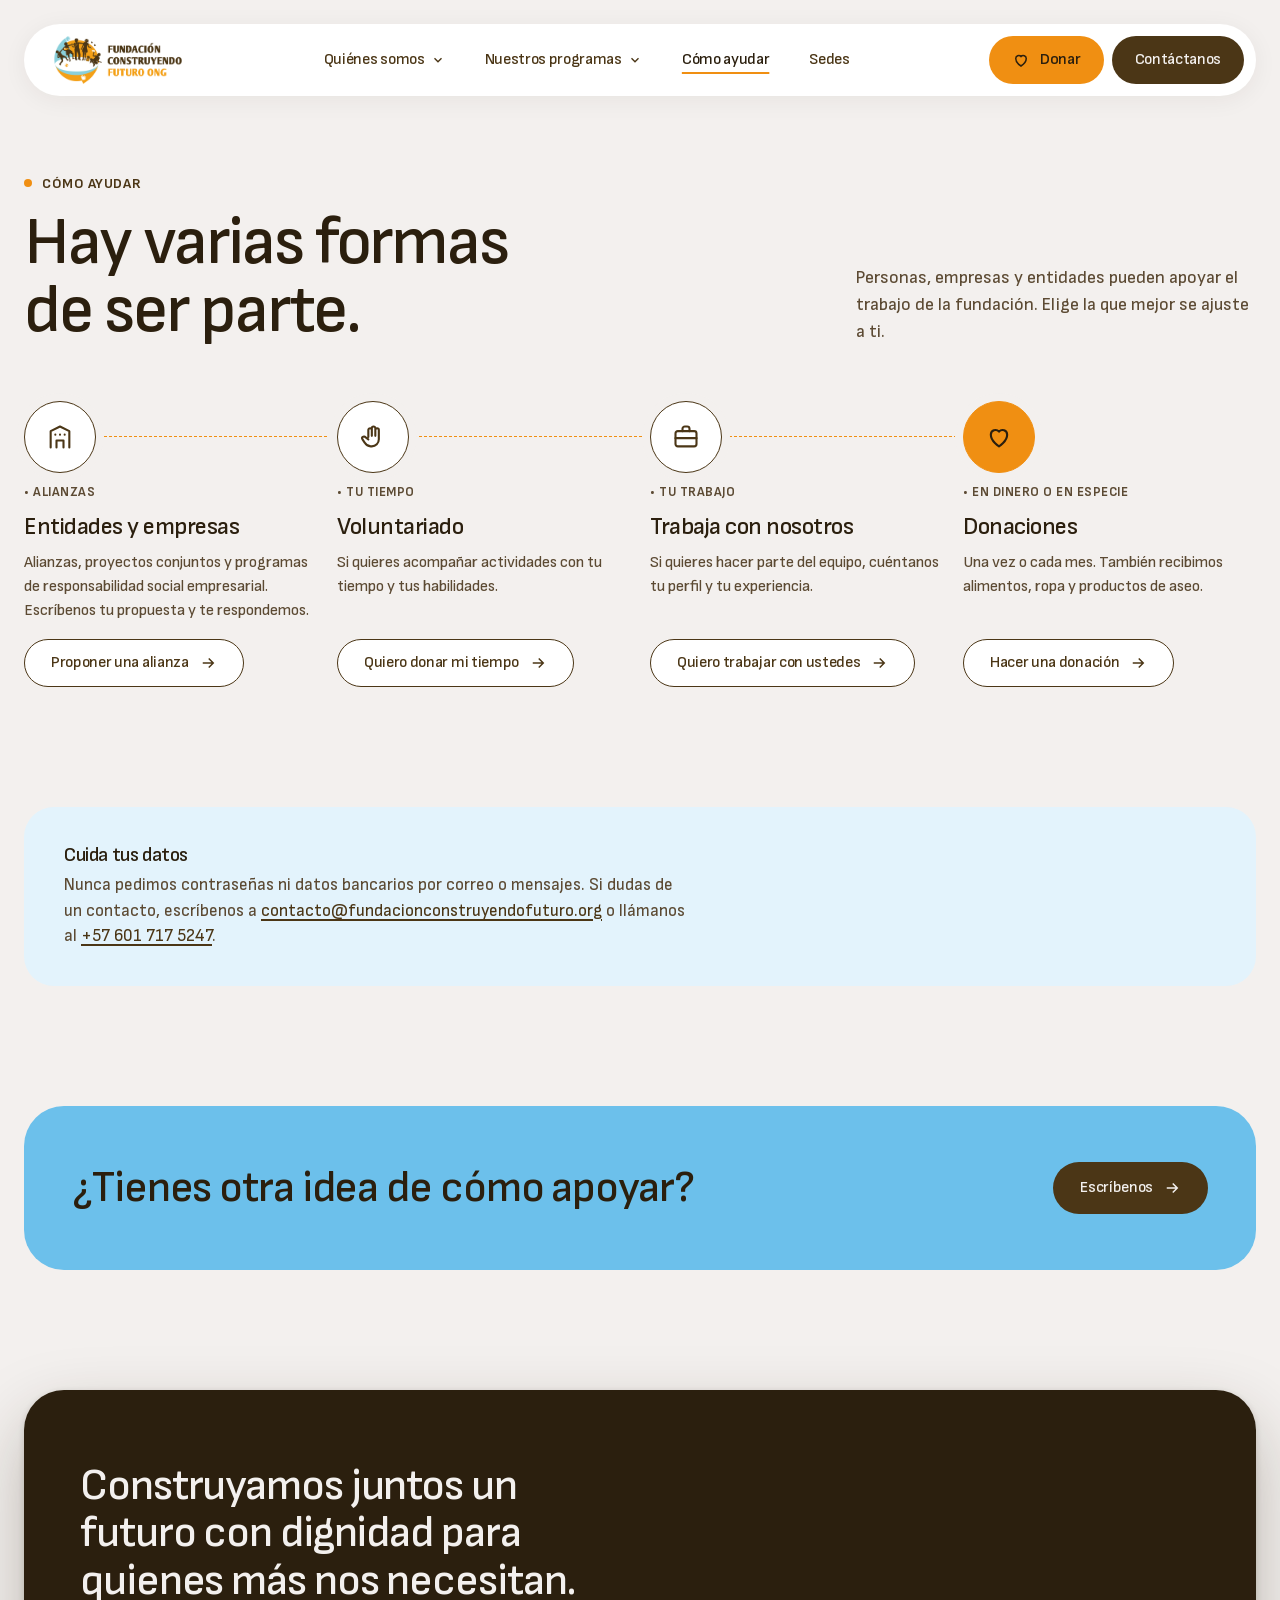
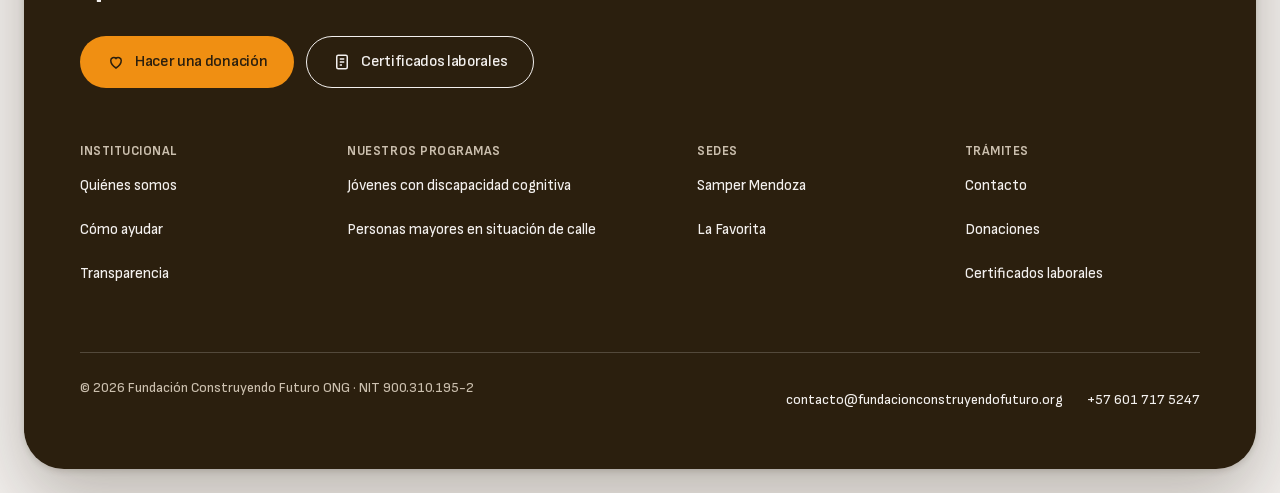
<file: como-ayudar.html>
<!doctype html>
<html lang="es">
<head>
<meta charset="utf-8">
<meta name="viewport" content="width=device-width, initial-scale=1">
<title>Cómo ayudar — Fundación Construyendo Futuro</title>
<meta name="description" content="Donaciones, voluntariado, alianzas con empresas y trabajo: formas de apoyar a la Fundación Construyendo Futuro.">
<meta name="theme-color" content="#F3F0EE">
<meta name="robots" content="noindex, nofollow">
<meta property="og:title" content="Cómo ayudar — Fundación Construyendo Futuro">
<meta property="og:description" content="Donaciones, voluntariado, alianzas con empresas y trabajo: formas de apoyar a la Fundación Construyendo Futuro.">
<meta property="og:type" content="website">
<meta property="og:locale" content="es_CO">
<meta property="og:site_name" content="Fundación Construyendo Futuro">
<meta property="og:url" content="https://gaelserranoaven.github.io/Proyecto-FCF/como-ayudar.html">
<meta property="og:image" content="https://gaelserranoaven.github.io/Proyecto-FCF/assets/img/compartir.png">
<meta property="og:image:width" content="1200">
<meta property="og:image:height" content="630">
<meta property="og:image:alt" content="Fundación Construyendo Futuro: cada persona merece un lugar donde sentirse cuidada.">
<meta name="twitter:card" content="summary_large_image">
<link rel="icon" href="assets/img/icono-48.png" type="image/png" sizes="48x48">
<link rel="apple-touch-icon" href="assets/img/icono-180.png">
<link rel="preload" href="assets/fonts/sofia-sans-latin.woff2" as="font" type="font/woff2" crossorigin>
<link rel="stylesheet" href="assets/css/styles.css">
<script>document.documentElement.classList.add('js');</script>
</head>
<body>
<a class="skip-link" href="#contenido">Saltar al contenido</a>

<header class="site-header">
  <nav class="nav" aria-label="Principal">
    <a class="nav__brand" href="index.html" aria-label="Fundación Construyendo Futuro, inicio">
      <img src="assets/img/logo-fcf.png" alt="Fundación Construyendo Futuro ONG" width="133" height="52">
    </a>

    <button class="nav__toggle" type="button" data-nav-toggle aria-expanded="false" aria-controls="nav-panel" aria-label="Abrir menú">
      <svg class="ico-open" width="22" height="22" viewBox="0 0 24 24" aria-hidden="true" fill="none" stroke="currentColor" stroke-width="2.2" stroke-linecap="round"><path d="M4 7h16M4 12h16M4 17h16"/></svg>
      <svg class="ico-close" width="22" height="22" viewBox="0 0 24 24" aria-hidden="true" fill="none" stroke="currentColor" stroke-width="2.2" stroke-linecap="round"><path d="M6 6l12 12M18 6L6 18"/></svg>
    </button>

    <div class="nav__panel" id="nav-panel" data-nav-panel>
      <ul class="nav__links">
        <li class="dropdown" data-dropdown>
          <button class="nav__link" type="button" data-dropdown-btn aria-expanded="false" aria-controls="menu-quienes">Quiénes somos <svg class="nav__chevron" width="14" height="14" viewBox="0 0 24 24" aria-hidden="true" fill="none" stroke="currentColor" stroke-width="2.4"><path d="M6 9l6 6 6-6"/></svg></button>
          <div class="dropdown__menu" id="menu-quienes">
            <a class="dropdown__item" href="index.html#nosotros"><strong>Nuestro propósito</strong><span>A quién acompañamos y por qué</span></a>
            <a class="dropdown__item" href="quienes-somos.html"><strong>Nuestra historia</strong><span>De dónde venimos y quiénes cuidamos</span></a>
            <a class="dropdown__item" href="transparencia.html"><strong>Transparencia</strong><span>Informes de gestión y política de datos</span></a>
          </div>
        </li>
        <li class="dropdown" data-dropdown>
          <button class="nav__link" type="button" data-dropdown-btn aria-expanded="false" aria-controls="menu-programas">Nuestros programas <svg class="nav__chevron" width="14" height="14" viewBox="0 0 24 24" aria-hidden="true" fill="none" stroke="currentColor" stroke-width="2.4"><path d="M6 9l6 6 6-6"/></svg></button>
          <div class="dropdown__menu" id="menu-programas">
            <a class="dropdown__item" href="programa-jovenes.html"><strong>Jóvenes con discapacidad cognitiva</strong><span>Nuestro primer programa</span></a>
            <a class="dropdown__item" href="programa-personas-mayores.html"><strong>Personas mayores</strong><span>En situación de calle</span></a>
          </div>
        </li>
        <li><a class="nav__link" href="como-ayudar.html" aria-current="page">Cómo ayudar</a></li>
        <li><a class="nav__link" href="sedes.html">Sedes</a></li>
      </ul>
      <div class="nav__actions">
        <a class="btn btn-donate nav__cta" href="donaciones.html"><svg width="18" height="18" viewBox="0 0 24 24" aria-hidden="true" fill="none" stroke="currentColor" stroke-width="2"><path d="M12 20s-7-4.4-7-10a4 4 0 0 1 7-2.6A4 4 0 0 1 19 10c0 5.6-7 10-7 10z"/></svg> Donar</a>
        <a class="btn btn-primary nav__cta" href="contacto.html">Contáctanos</a>
      </div>
    </div>
  </nav>
</header>

<main id="contenido">

<section class="page-hero container-wide" aria-labelledby="h-ay">
  <div class="head" data-reveal>
    <div class="head__main">
      <span class="eyebrow">Cómo ayudar</span>
      <h1 id="h-ay">Hay varias formas de ser parte.</h1>
    </div>
    <p class="head__aside">Personas, empresas y entidades pueden apoyar el trabajo de la fundación. Elige la que mejor se ajuste a ti.</p>
  </div>
  
    <div class="connect">
      <div class="connect__line" aria-hidden="true"></div>
      <ol class="connect__list">
        <li class="connect__item" data-reveal>
          <span class="connect__node" aria-hidden="true"><svg width="28" height="28" viewBox="0 0 24 24" fill="none" stroke="currentColor" stroke-width="1.8" stroke-linecap="round" stroke-linejoin="round"><path d="M4 21V7l8-4 8 4v14M9 21v-6h6v6M8 10h.01M12 10h.01M16 10h.01"/></svg></span>
          <span class="tag">Alianzas</span>
          <h2 class="connect__title">Entidades y empresas</h2>
          <p>Alianzas, proyectos conjuntos y programas de responsabilidad social empresarial. Escríbenos tu propuesta y te respondemos.</p>
          <a class="btn btn-outline" href="contacto.html?motivo=entidad">Proponer una alianza <svg width="18" height="18" viewBox="0 0 24 24" aria-hidden="true" fill="none" stroke="currentColor" stroke-width="2"><path d="M5 12h14M13 6l6 6-6 6"/></svg></a>
        </li>
        <li class="connect__item" data-reveal>
          <span class="connect__node" aria-hidden="true"><svg width="28" height="28" viewBox="0 0 24 24" fill="none" stroke="currentColor" stroke-width="1.8" stroke-linecap="round" stroke-linejoin="round"><path d="M8 12V6a1.5 1.5 0 0 1 3 0v5M11 11V4.5a1.5 1.5 0 0 1 3 0V11M14 11V6a1.5 1.5 0 0 1 3 0v8a6 6 0 0 1-6 6h-1a6 6 0 0 1-5-3l-2-3a1.5 1.5 0 0 1 2.4-1.8L8 14"/></svg></span>
          <span class="tag">Tu tiempo</span>
          <h2 class="connect__title">Voluntariado</h2>
          <p>Si quieres acompañar actividades con tu tiempo y tus habilidades.</p>
          <a class="btn btn-outline" href="contacto.html?motivo=ayudar">Quiero donar mi tiempo <svg width="18" height="18" viewBox="0 0 24 24" aria-hidden="true" fill="none" stroke="currentColor" stroke-width="2"><path d="M5 12h14M13 6l6 6-6 6"/></svg></a>
        </li>
        <li class="connect__item" data-reveal>
          <span class="connect__node" aria-hidden="true"><svg width="28" height="28" viewBox="0 0 24 24" fill="none" stroke="currentColor" stroke-width="1.8" stroke-linecap="round" stroke-linejoin="round"><rect x="3" y="7" width="18" height="13" rx="2"/><path d="M9 7V5a2 2 0 0 1 2-2h2a2 2 0 0 1 2 2v2M3 13h18"/></svg></span>
          <span class="tag">Tu trabajo</span>
          <h2 class="connect__title">Trabaja con nosotros</h2>
          <p>Si quieres hacer parte del equipo, cuéntanos tu perfil y tu experiencia.</p>
          <a class="btn btn-outline" href="contacto.html?motivo=empleo">Quiero trabajar con ustedes <svg width="18" height="18" viewBox="0 0 24 24" aria-hidden="true" fill="none" stroke="currentColor" stroke-width="2"><path d="M5 12h14M13 6l6 6-6 6"/></svg></a>
        </li>
        <li class="connect__item connect__item--last" data-reveal>
          <span class="connect__node" aria-hidden="true"><svg width="28" height="28" viewBox="0 0 24 24" fill="none" stroke="currentColor" stroke-width="1.8" stroke-linecap="round" stroke-linejoin="round"><path d="M12 20s-7-4.4-7-10a4 4 0 0 1 7-2.6A4 4 0 0 1 19 10c0 5.6-7 10-7 10z"/></svg></span>
          <span class="tag">En dinero o en especie</span>
          <h2 class="connect__title">Donaciones</h2>
          <p>Una vez o cada mes. También recibimos alimentos, ropa y productos de aseo.</p>
          <a class="btn btn-outline" href="donaciones.html">Hacer una donación <svg width="18" height="18" viewBox="0 0 24 24" aria-hidden="true" fill="none" stroke="currentColor" stroke-width="2"><path d="M5 12h14M13 6l6 6-6 6"/></svg></a>
        </li>
      </ol>
    </div>
</section>

<section class="section container-wide" aria-labelledby="h-seg">
  <div class="info-card info-card--sky info-card--wide" data-reveal>
    <h2 id="h-seg">Cuida tus datos</h2>
    <p>Nunca pedimos contraseñas ni datos bancarios por correo o mensajes. Si dudas de un contacto, escríbenos a <a href="mailto:contacto@fundacionconstruyendofuturo.org">contacto<wbr>@fundacionconstruyendofuturo.org</a> o llámanos al <a href="tel:+576017175247">+57 601 717 5247</a>.</p>
  </div>
</section>

<section class="section container-wide" aria-label="Llamado a la acción">
  <div class="cta-band" data-reveal>
    <h2>¿Tienes otra idea de cómo apoyar?</h2>
    <div class="actions"><a class="btn btn-primary" href="contacto.html">Escríbenos <svg width="18" height="18" viewBox="0 0 24 24" aria-hidden="true" fill="none" stroke="currentColor" stroke-width="2"><path d="M5 12h14M13 6l6 6-6 6"/></svg></a></div>
  </div>
</section>
</main>

<footer class="site-footer on-dark">
  <div class="footer__inner">
    <div class="footer__top">
      <p class="footer__claim">Construyamos juntos un futuro con dignidad para quienes más nos necesitan.</p>
      <div class="footer__actions">
        <a class="btn btn-donate" href="donaciones.html"><svg width="18" height="18" viewBox="0 0 24 24" aria-hidden="true" fill="none" stroke="currentColor" stroke-width="2"><path d="M12 20s-7-4.4-7-10a4 4 0 0 1 7-2.6A4 4 0 0 1 19 10c0 5.6-7 10-7 10z"/></svg> Hacer una donación</a>
        <a class="btn btn-outline-light" href="certificados.html"><svg width="18" height="18" viewBox="0 0 24 24" aria-hidden="true" fill="none" stroke="currentColor" stroke-width="2"><rect x="5" y="3" width="14" height="18" rx="2"/><path d="M9 8h6M9 12h6M9 16h3"/></svg> Certificados laborales</a>
      </div>
    </div>

    <div class="footer__cols">
      <nav class="footer__col" aria-labelledby="f-inst">
        <h2 id="f-inst">Institucional</h2>
        <a href="quienes-somos.html">Quiénes somos</a>
        <a href="como-ayudar.html">Cómo ayudar</a>
        <a href="transparencia.html">Transparencia</a>
      </nav>
      <nav class="footer__col footer__col--programs" aria-labelledby="f-prog">
        <h2 id="f-prog">Nuestros programas</h2>
        <a href="programa-jovenes.html">Jóvenes con discapacidad cognitiva</a>
        <a href="programa-personas-mayores.html">Personas mayores en situación de calle</a>
      </nav>
      <nav class="footer__col" aria-labelledby="f-sedes">
        <h2 id="f-sedes">Sedes</h2>
        <a href="sedes.html#samper-mendoza">Samper Mendoza</a>
        <a href="sedes.html#la-favorita">La Favorita</a>
      </nav>
      <nav class="footer__col" aria-labelledby="f-tram">
        <h2 id="f-tram">Trámites</h2>
        <a href="contacto.html">Contacto</a>
        <a href="donaciones.html">Donaciones</a>
        <a href="certificados.html">Certificados laborales</a>
      </nav>
    </div>

    <div class="footer__legal">
      <span>© 2026 Fundación Construyendo Futuro ONG · NIT 900.310.195-2</span>
      <span class="contact-links"><a href="mailto:contacto@fundacionconstruyendofuturo.org">contacto<wbr>@fundacionconstruyendofuturo.org</a><a href="tel:+576017175247">+57 601 717 5247</a></span>
    </div>
  </div>
</footer>

<script src="assets/js/main.js" defer></script>
</body>
</html>
</file>
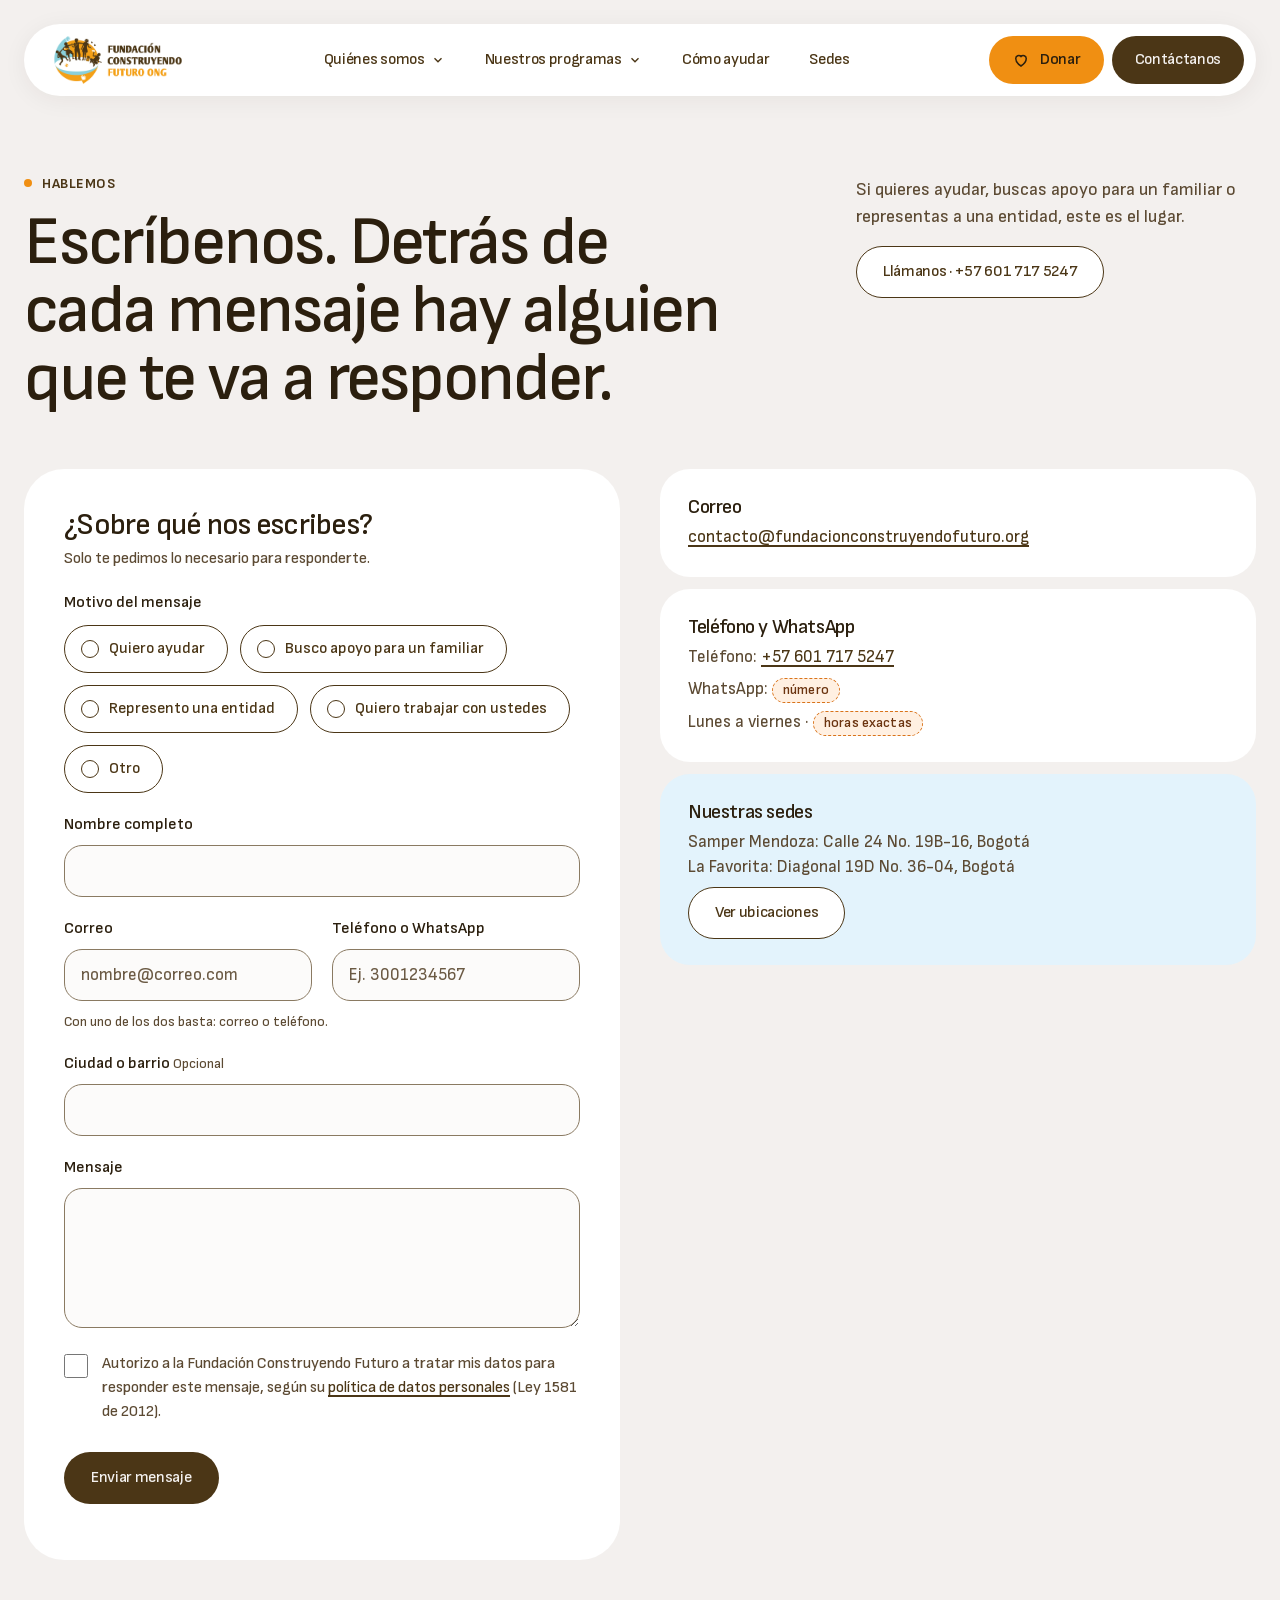
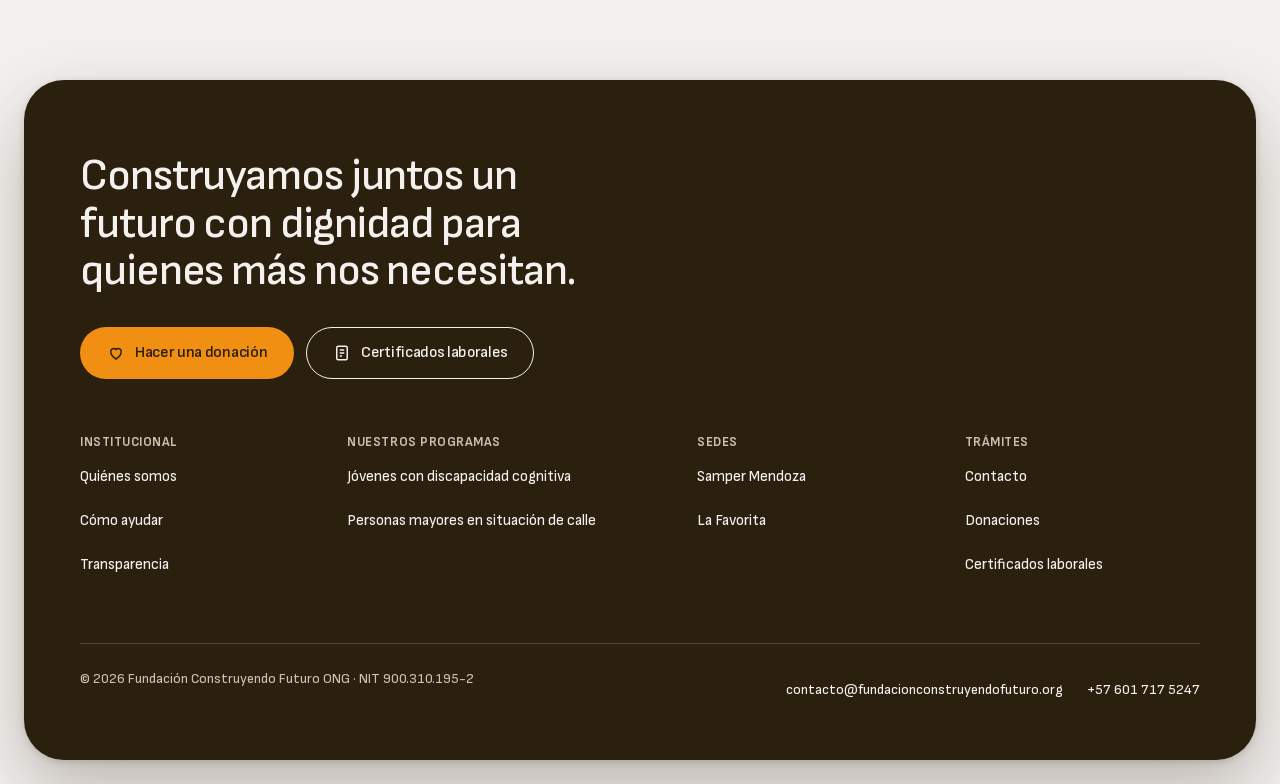
<file: contacto.html>
<!doctype html>
<html lang="es">
<head>
<meta charset="utf-8">
<meta name="viewport" content="width=device-width, initial-scale=1">
<title>Contacto — Fundación Construyendo Futuro</title>
<meta name="description" content="Escríbenos si quieres ayudar, buscas apoyo para un familiar o representas a una entidad. Fundación Construyendo Futuro, Bogotá.">
<meta name="theme-color" content="#F3F0EE">
<meta name="robots" content="noindex, nofollow">
<meta property="og:title" content="Contacto — Fundación Construyendo Futuro">
<meta property="og:description" content="Escríbenos si quieres ayudar, buscas apoyo para un familiar o representas a una entidad. Fundación Construyendo Futuro, Bogotá.">
<meta property="og:type" content="website">
<meta property="og:locale" content="es_CO">
<meta property="og:site_name" content="Fundación Construyendo Futuro">
<meta property="og:url" content="https://gaelserranoaven.github.io/Proyecto-FCF/contacto.html">
<meta property="og:image" content="https://gaelserranoaven.github.io/Proyecto-FCF/assets/img/compartir.png">
<meta property="og:image:width" content="1200">
<meta property="og:image:height" content="630">
<meta property="og:image:alt" content="Fundación Construyendo Futuro: cada persona merece un lugar donde sentirse cuidada.">
<meta name="twitter:card" content="summary_large_image">
<link rel="icon" href="assets/img/icono-48.png" type="image/png" sizes="48x48">
<link rel="apple-touch-icon" href="assets/img/icono-180.png">
<link rel="preload" href="assets/fonts/sofia-sans-latin.woff2" as="font" type="font/woff2" crossorigin>
<link rel="stylesheet" href="assets/css/styles.css">
<script>document.documentElement.classList.add('js');</script>
</head>
<body>
<a class="skip-link" href="#contenido">Saltar al contenido</a>

<header class="site-header">
  <nav class="nav" aria-label="Principal">
    <a class="nav__brand" href="index.html" aria-label="Fundación Construyendo Futuro, inicio">
      <img src="assets/img/logo-fcf.png" alt="Fundación Construyendo Futuro ONG" width="133" height="52">
    </a>

    <button class="nav__toggle" type="button" data-nav-toggle aria-expanded="false" aria-controls="nav-panel" aria-label="Abrir menú">
      <svg class="ico-open" width="22" height="22" viewBox="0 0 24 24" aria-hidden="true" fill="none" stroke="currentColor" stroke-width="2.2" stroke-linecap="round"><path d="M4 7h16M4 12h16M4 17h16"/></svg>
      <svg class="ico-close" width="22" height="22" viewBox="0 0 24 24" aria-hidden="true" fill="none" stroke="currentColor" stroke-width="2.2" stroke-linecap="round"><path d="M6 6l12 12M18 6L6 18"/></svg>
    </button>

    <div class="nav__panel" id="nav-panel" data-nav-panel>
      <ul class="nav__links">
        <li class="dropdown" data-dropdown>
          <button class="nav__link" type="button" data-dropdown-btn aria-expanded="false" aria-controls="menu-quienes">Quiénes somos <svg class="nav__chevron" width="14" height="14" viewBox="0 0 24 24" aria-hidden="true" fill="none" stroke="currentColor" stroke-width="2.4"><path d="M6 9l6 6 6-6"/></svg></button>
          <div class="dropdown__menu" id="menu-quienes">
            <a class="dropdown__item" href="index.html#nosotros"><strong>Nuestro propósito</strong><span>A quién acompañamos y por qué</span></a>
            <a class="dropdown__item" href="quienes-somos.html"><strong>Nuestra historia</strong><span>De dónde venimos y quiénes cuidamos</span></a>
            <a class="dropdown__item" href="transparencia.html"><strong>Transparencia</strong><span>Informes de gestión y política de datos</span></a>
          </div>
        </li>
        <li class="dropdown" data-dropdown>
          <button class="nav__link" type="button" data-dropdown-btn aria-expanded="false" aria-controls="menu-programas">Nuestros programas <svg class="nav__chevron" width="14" height="14" viewBox="0 0 24 24" aria-hidden="true" fill="none" stroke="currentColor" stroke-width="2.4"><path d="M6 9l6 6 6-6"/></svg></button>
          <div class="dropdown__menu" id="menu-programas">
            <a class="dropdown__item" href="programa-jovenes.html"><strong>Jóvenes con discapacidad cognitiva</strong><span>Nuestro primer programa</span></a>
            <a class="dropdown__item" href="programa-personas-mayores.html"><strong>Personas mayores</strong><span>En situación de calle</span></a>
          </div>
        </li>
        <li><a class="nav__link" href="como-ayudar.html">Cómo ayudar</a></li>
        <li><a class="nav__link" href="sedes.html">Sedes</a></li>
      </ul>
      <div class="nav__actions">
        <a class="btn btn-donate nav__cta" href="donaciones.html"><svg width="18" height="18" viewBox="0 0 24 24" aria-hidden="true" fill="none" stroke="currentColor" stroke-width="2"><path d="M12 20s-7-4.4-7-10a4 4 0 0 1 7-2.6A4 4 0 0 1 19 10c0 5.6-7 10-7 10z"/></svg> Donar</a>
        <a class="btn btn-primary nav__cta" href="contacto.html" aria-current="page">Contáctanos</a>
      </div>
    </div>
  </nav>
</header>

<main id="contenido">

<section class="page-hero container-wide" aria-labelledby="h-cont">
  <div class="head head--top" data-reveal>
    <div class="head__main">
      <span class="eyebrow">Hablemos</span>
      <h1 id="h-cont">Escríbenos. Detrás de cada mensaje hay alguien que te va a responder.</h1>
    </div>
    <div class="head__aside">
      <p>Si quieres ayudar, buscas apoyo para un familiar o representas a una entidad, este es el lugar.</p>
      <div class="actions" style="margin-top:16px"><a class="btn btn-outline" href="tel:+576017175247">Llámanos · +57 601 717 5247</a></div>
    </div>
  </div>

  <div class="form-layout">
    <div class="form-card" data-reveal>
      <form data-form data-webhook="" novalidate>
        <div class="form-body">
          <h2>¿Sobre qué nos escribes?</h2>
          <p class="form-lead">Solo te pedimos lo necesario para responderte.</p>
          <fieldset class="field" data-required-group="motivo" data-msg="Elige el motivo de tu mensaje.">
            <legend>Motivo del mensaje</legend>
            <div class="options"><div class="opt"><input type="radio" id="motivo-ayudar" name="motivo" value="ayudar"><label for="motivo-ayudar">Quiero ayudar</label></div><div class="opt"><input type="radio" id="motivo-familiar" name="motivo" value="familiar"><label for="motivo-familiar">Busco apoyo para un familiar</label></div><div class="opt"><input type="radio" id="motivo-entidad" name="motivo" value="entidad"><label for="motivo-entidad">Represento una entidad</label></div><div class="opt"><input type="radio" id="motivo-empleo" name="motivo" value="empleo"><label for="motivo-empleo">Quiero trabajar con ustedes</label></div><div class="opt"><input type="radio" id="motivo-otro" name="motivo" value="otro"><label for="motivo-otro">Otro</label></div></div>
            <p class="error" role="alert"></p>
          </fieldset>

          <div class="field"><label for="nombre">Nombre completo</label><input class="input" id="nombre" name="nombre" type="text" autocomplete="name" required><p class="error" role="alert"></p></div>
          <div class="grid-2" data-one-of data-msg="Déjanos un correo o un teléfono para poder responderte.">
            <div class="field"><label for="correo">Correo</label><input class="input" id="correo" name="correo" type="email" autocomplete="email" placeholder="nombre@correo.com" inputmode="email"><p class="error" role="alert"></p></div>
            <div class="field"><label for="telefono">Teléfono o WhatsApp</label><input class="input" id="telefono" name="telefono" type="tel" autocomplete="tel" placeholder="Ej. 3001234567" inputmode="tel"><p class="error" role="alert"></p></div>
          </div>
          <p class="hint field-note">Con uno de los dos basta: correo o teléfono.</p>
          <div class="field"><label for="org"><span id="org-label">Ciudad o barrio</span> <span class="hint" id="org-hint">Opcional</span></label>
            <input class="input" id="org" name="entidad_o_ciudad" type="text" autocomplete="address-level2">
            <p class="error" role="alert"></p></div>
          <div class="field"><label for="mensaje">Mensaje</label>
            <span class="hint" id="msg-hint"></span>
            <textarea class="textarea" id="mensaje" name="mensaje" required aria-describedby="msg-hint"></textarea>
            <p class="error" role="alert"></p></div>

          <div class="hp" aria-hidden="true"><label>No llenar este campo <input type="text" name="empresa_web" tabindex="-1" autocomplete="off"></label></div>

          <div class="consent">
            <div class="consent__row">
              <input type="checkbox" id="autoriza" name="autorizacion" required data-msg="Para enviar el mensaje necesitamos tu autorización.">
              <label for="autoriza">Autorizo a la Fundación Construyendo Futuro a tratar mis datos para responder este mensaje, según su <a href="transparencia.html#datos">política de datos personales</a> (Ley 1581 de 2012).</label>
            </div>
            <p class="error" role="alert"></p>
          </div>

          <div class="form-actions">
            <button class="btn btn-primary" type="submit">Enviar mensaje</button>
          </div>
          <p class="form-status" role="status" aria-live="polite"></p>
        </div>

        <div class="thanks" role="status">
          <h2>Gracias por escribirnos.</h2>
          <p>Te responderemos en un máximo de <span class="pendiente">N</span> días hábiles. Si es urgente, llámanos al <a href="tel:+576017175247">+57 601 717 5247</a>.</p>
          <button class="btn btn-outline" type="button" data-again>Enviar otro mensaje</button>
        </div>
      </form>
    </div>

    <div class="aside-cards">
      <div class="info-card" data-reveal><h3>Correo</h3><p><a href="mailto:contacto@fundacionconstruyendofuturo.org">contacto<wbr>@fundacionconstruyendofuturo.org</a></p></div>
      <div class="info-card" data-reveal><h3>Teléfono y WhatsApp</h3><p>Teléfono: <a href="tel:+576017175247">+57 601 717 5247</a></p><p>WhatsApp: <span class="pendiente">número</span></p><p>Lunes a viernes · <span class="pendiente">horas exactas</span></p></div>
      <div class="info-card info-card--sky" data-reveal><h3>Nuestras sedes</h3><p>Samper Mendoza: Calle 24 No. 19B-16, Bogotá<br>La Favorita: Diagonal 19D No. 36-04, Bogotá</p><a class="btn btn-outline" href="sedes.html">Ver ubicaciones</a></div>
    </div>
  </div>
</section>

</main>

<footer class="site-footer on-dark">
  <div class="footer__inner">
    <div class="footer__top">
      <p class="footer__claim">Construyamos juntos un futuro con dignidad para quienes más nos necesitan.</p>
      <div class="footer__actions">
        <a class="btn btn-donate" href="donaciones.html"><svg width="18" height="18" viewBox="0 0 24 24" aria-hidden="true" fill="none" stroke="currentColor" stroke-width="2"><path d="M12 20s-7-4.4-7-10a4 4 0 0 1 7-2.6A4 4 0 0 1 19 10c0 5.6-7 10-7 10z"/></svg> Hacer una donación</a>
        <a class="btn btn-outline-light" href="certificados.html"><svg width="18" height="18" viewBox="0 0 24 24" aria-hidden="true" fill="none" stroke="currentColor" stroke-width="2"><rect x="5" y="3" width="14" height="18" rx="2"/><path d="M9 8h6M9 12h6M9 16h3"/></svg> Certificados laborales</a>
      </div>
    </div>

    <div class="footer__cols">
      <nav class="footer__col" aria-labelledby="f-inst">
        <h2 id="f-inst">Institucional</h2>
        <a href="quienes-somos.html">Quiénes somos</a>
        <a href="como-ayudar.html">Cómo ayudar</a>
        <a href="transparencia.html">Transparencia</a>
      </nav>
      <nav class="footer__col footer__col--programs" aria-labelledby="f-prog">
        <h2 id="f-prog">Nuestros programas</h2>
        <a href="programa-jovenes.html">Jóvenes con discapacidad cognitiva</a>
        <a href="programa-personas-mayores.html">Personas mayores en situación de calle</a>
      </nav>
      <nav class="footer__col" aria-labelledby="f-sedes">
        <h2 id="f-sedes">Sedes</h2>
        <a href="sedes.html#samper-mendoza">Samper Mendoza</a>
        <a href="sedes.html#la-favorita">La Favorita</a>
      </nav>
      <nav class="footer__col" aria-labelledby="f-tram">
        <h2 id="f-tram">Trámites</h2>
        <a href="contacto.html">Contacto</a>
        <a href="donaciones.html">Donaciones</a>
        <a href="certificados.html">Certificados laborales</a>
      </nav>
    </div>

    <div class="footer__legal">
      <span>© 2026 Fundación Construyendo Futuro ONG · NIT 900.310.195-2</span>
      <span class="contact-links"><a href="mailto:contacto@fundacionconstruyendofuturo.org">contacto<wbr>@fundacionconstruyendofuturo.org</a><a href="tel:+576017175247">+57 601 717 5247</a></span>
    </div>
  </div>
</footer>

<script src="assets/js/main.js" defer></script>
</body>
</html>
</file>
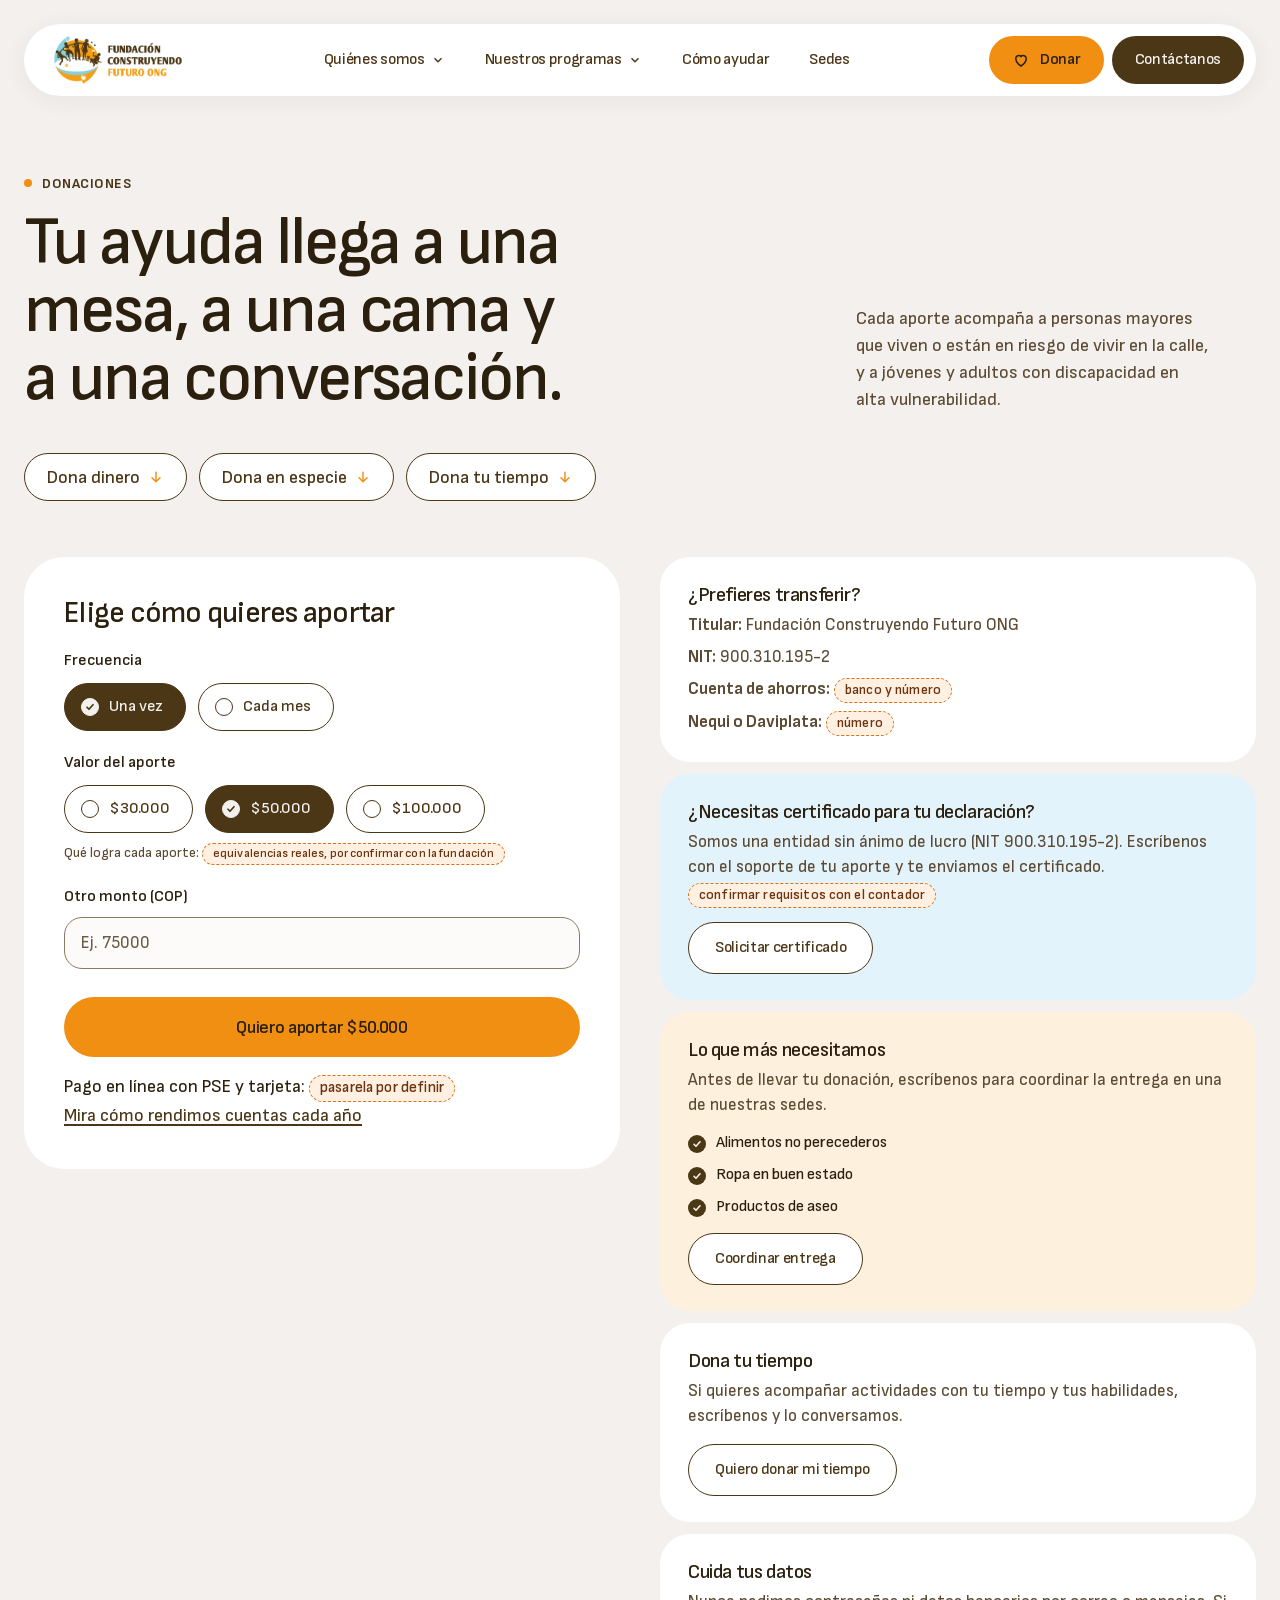
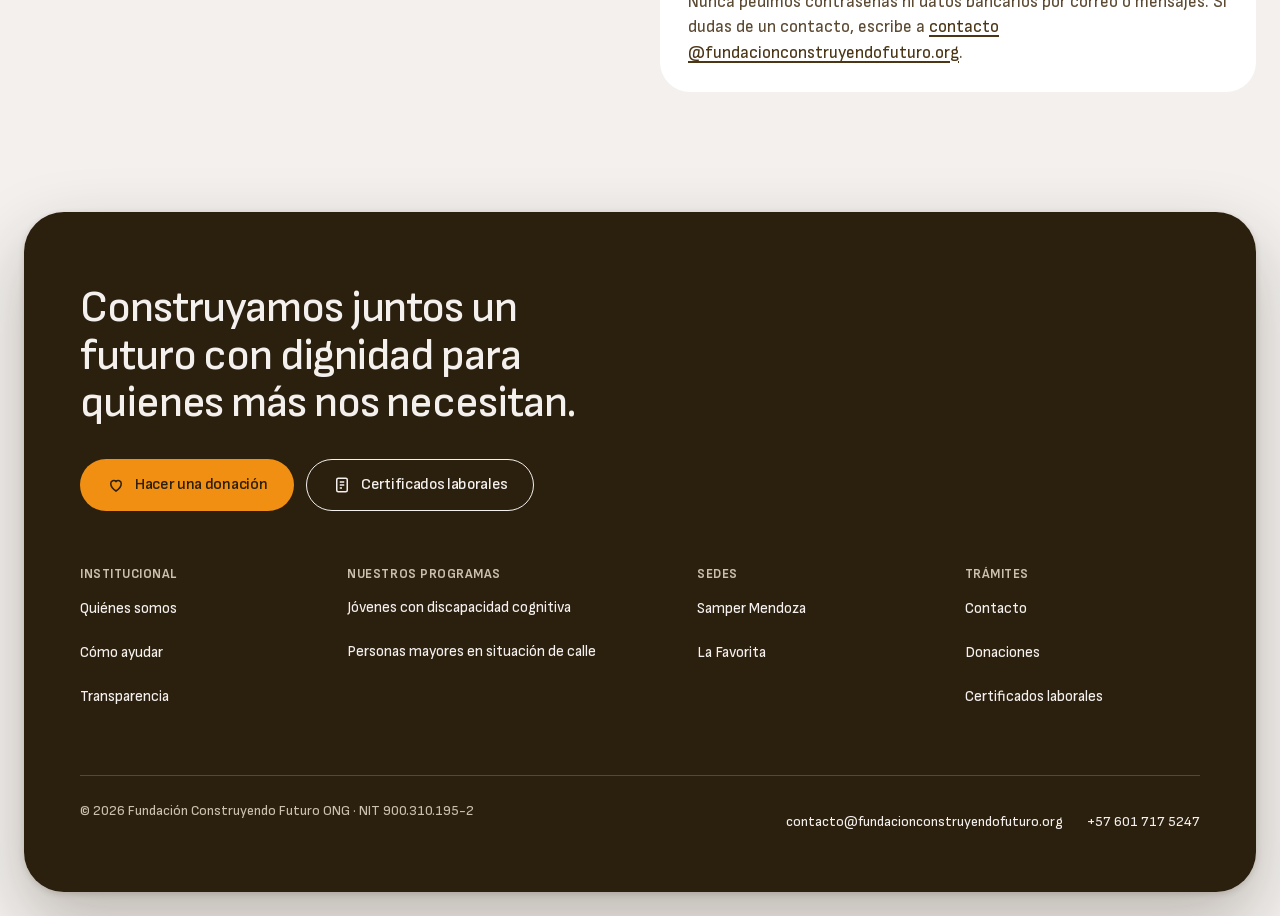
<file: donaciones.html>
<!doctype html>
<html lang="es">
<head>
<meta charset="utf-8">
<meta name="viewport" content="width=device-width, initial-scale=1">
<title>Donaciones — Fundación Construyendo Futuro</title>
<meta name="description" content="Dona dinero, alimentos, ropa o tu tiempo. Tu aporte acompaña a personas mayores y a jóvenes con discapacidad cognitiva en Bogotá.">
<meta name="theme-color" content="#F3F0EE">
<meta name="robots" content="noindex, nofollow">
<meta property="og:title" content="Donaciones — Fundación Construyendo Futuro">
<meta property="og:description" content="Dona dinero, alimentos, ropa o tu tiempo. Tu aporte acompaña a personas mayores y a jóvenes con discapacidad cognitiva en Bogotá.">
<meta property="og:type" content="website">
<meta property="og:locale" content="es_CO">
<meta property="og:site_name" content="Fundación Construyendo Futuro">
<meta property="og:url" content="https://gaelserranoaven.github.io/Proyecto-FCF/donaciones.html">
<meta property="og:image" content="https://gaelserranoaven.github.io/Proyecto-FCF/assets/img/compartir.png">
<meta property="og:image:width" content="1200">
<meta property="og:image:height" content="630">
<meta property="og:image:alt" content="Fundación Construyendo Futuro: cada persona merece un lugar donde sentirse cuidada.">
<meta name="twitter:card" content="summary_large_image">
<link rel="icon" href="assets/img/icono-48.png" type="image/png" sizes="48x48">
<link rel="apple-touch-icon" href="assets/img/icono-180.png">
<link rel="preload" href="assets/fonts/sofia-sans-latin.woff2" as="font" type="font/woff2" crossorigin>
<link rel="stylesheet" href="assets/css/styles.css">
<script>document.documentElement.classList.add('js');</script>
</head>
<body>
<a class="skip-link" href="#contenido">Saltar al contenido</a>

<header class="site-header">
  <nav class="nav" aria-label="Principal">
    <a class="nav__brand" href="index.html" aria-label="Fundación Construyendo Futuro, inicio">
      <img src="assets/img/logo-fcf.png" alt="Fundación Construyendo Futuro ONG" width="133" height="52">
    </a>

    <button class="nav__toggle" type="button" data-nav-toggle aria-expanded="false" aria-controls="nav-panel" aria-label="Abrir menú">
      <svg class="ico-open" width="22" height="22" viewBox="0 0 24 24" aria-hidden="true" fill="none" stroke="currentColor" stroke-width="2.2" stroke-linecap="round"><path d="M4 7h16M4 12h16M4 17h16"/></svg>
      <svg class="ico-close" width="22" height="22" viewBox="0 0 24 24" aria-hidden="true" fill="none" stroke="currentColor" stroke-width="2.2" stroke-linecap="round"><path d="M6 6l12 12M18 6L6 18"/></svg>
    </button>

    <div class="nav__panel" id="nav-panel" data-nav-panel>
      <ul class="nav__links">
        <li class="dropdown" data-dropdown>
          <button class="nav__link" type="button" data-dropdown-btn aria-expanded="false" aria-controls="menu-quienes">Quiénes somos <svg class="nav__chevron" width="14" height="14" viewBox="0 0 24 24" aria-hidden="true" fill="none" stroke="currentColor" stroke-width="2.4"><path d="M6 9l6 6 6-6"/></svg></button>
          <div class="dropdown__menu" id="menu-quienes">
            <a class="dropdown__item" href="index.html#nosotros"><strong>Nuestro propósito</strong><span>A quién acompañamos y por qué</span></a>
            <a class="dropdown__item" href="quienes-somos.html"><strong>Nuestra historia</strong><span>De dónde venimos y quiénes cuidamos</span></a>
            <a class="dropdown__item" href="transparencia.html"><strong>Transparencia</strong><span>Informes de gestión y política de datos</span></a>
          </div>
        </li>
        <li class="dropdown" data-dropdown>
          <button class="nav__link" type="button" data-dropdown-btn aria-expanded="false" aria-controls="menu-programas">Nuestros programas <svg class="nav__chevron" width="14" height="14" viewBox="0 0 24 24" aria-hidden="true" fill="none" stroke="currentColor" stroke-width="2.4"><path d="M6 9l6 6 6-6"/></svg></button>
          <div class="dropdown__menu" id="menu-programas">
            <a class="dropdown__item" href="programa-jovenes.html"><strong>Jóvenes con discapacidad cognitiva</strong><span>Nuestro primer programa</span></a>
            <a class="dropdown__item" href="programa-personas-mayores.html"><strong>Personas mayores</strong><span>En situación de calle</span></a>
          </div>
        </li>
        <li><a class="nav__link" href="como-ayudar.html">Cómo ayudar</a></li>
        <li><a class="nav__link" href="sedes.html">Sedes</a></li>
      </ul>
      <div class="nav__actions">
        <a class="btn btn-donate nav__cta" href="donaciones.html" aria-current="page"><svg width="18" height="18" viewBox="0 0 24 24" aria-hidden="true" fill="none" stroke="currentColor" stroke-width="2"><path d="M12 20s-7-4.4-7-10a4 4 0 0 1 7-2.6A4 4 0 0 1 19 10c0 5.6-7 10-7 10z"/></svg> Donar</a>
        <a class="btn btn-primary nav__cta" href="contacto.html">Contáctanos</a>
      </div>
    </div>
  </nav>
</header>

<main id="contenido">

<section class="page-hero container-wide" aria-labelledby="h-dona">
  <div class="head" data-reveal>
    <div class="head__main">
      <span class="eyebrow">Donaciones</span>
      <h1 id="h-dona">Tu ayuda llega a una mesa, a una cama y a una conversación.</h1>
    </div>
    <p class="head__aside">Cada aporte acompaña a personas mayores que viven o están en riesgo de vivir en la calle, y a jóvenes y adultos con discapacidad en alta vulnerabilidad.</p>
  </div>
  <nav class="page-tabs" aria-label="Formas de donar">
    <a class="tab" href="#dinero">Dona dinero <svg class="tab__arrow" width="16" height="16" viewBox="0 0 24 24" aria-hidden="true" fill="none" stroke="currentColor" stroke-width="2.2" stroke-linecap="round" stroke-linejoin="round"><path d="M12 5v14M6 13l6 6 6-6"/></svg></a>
    <a class="tab" href="#especie">Dona en especie <svg class="tab__arrow" width="16" height="16" viewBox="0 0 24 24" aria-hidden="true" fill="none" stroke="currentColor" stroke-width="2.2" stroke-linecap="round" stroke-linejoin="round"><path d="M12 5v14M6 13l6 6 6-6"/></svg></a>
    <a class="tab" href="#tiempo">Dona tu tiempo <svg class="tab__arrow" width="16" height="16" viewBox="0 0 24 24" aria-hidden="true" fill="none" stroke="currentColor" stroke-width="2.2" stroke-linecap="round" stroke-linejoin="round"><path d="M12 5v14M6 13l6 6 6-6"/></svg></a>
  </nav>
</section>

<section class="section section--tight container-wide" aria-labelledby="h-linea">
  <div class="form-layout" style="margin-top:0">
    <div class="form-card" id="dinero" data-donation data-reveal>
      <h2 id="h-linea">Elige cómo quieres aportar</h2>

      <fieldset class="field">
        <legend>Frecuencia</legend>
        <div class="options"><div class="opt"><input type="radio" id="frecuencia-unica" name="frecuencia" value="unica" checked><label for="frecuencia-unica">Una vez</label></div><div class="opt"><input type="radio" id="frecuencia-mensual" name="frecuencia" value="mensual"><label for="frecuencia-mensual">Cada mes</label></div></div>
      </fieldset>

      <fieldset class="field">
        <legend>Valor del aporte</legend>
        <div class="options amounts"><div class="opt"><input type="radio" id="monto-30000" name="monto" value="30000"><label for="monto-30000">$30.000</label></div><div class="opt"><input type="radio" id="monto-50000" name="monto" value="50000" checked><label for="monto-50000">$50.000</label></div><div class="opt"><input type="radio" id="monto-100000" name="monto" value="100000"><label for="monto-100000">$100.000</label></div></div>
        <p class="hint">Qué logra cada aporte: <span class="pendiente">equivalencias reales, por confirmar con la fundación</span></p>
      </fieldset>

      <div class="field"><label for="otro-monto">Otro monto (COP)</label>
        <input class="input" id="otro-monto" type="text" inputmode="numeric" autocomplete="off" placeholder="Ej. 75000"></div>

      <button class="btn btn-donate donate-submit" type="button" data-donate-btn>Quiero aportar</button>
      <div class="notice" role="status" tabindex="-1">
        <p><strong data-donate-summary>Gracias por querer aportar.</strong></p>
        <p>Estamos habilitando el pago en línea. Hoy puedes hacer tu aporte por transferencia y avisarnos para enviarte el certificado de donación.</p>
        <div class="actions"><a class="btn btn-primary" href="#transferencia">Ver datos para transferir</a><a class="btn btn-outline" href="contacto.html?motivo=ayudar">Avisar de mi aporte</a></div>
      </div>
      <p class="hint" style="margin-top:16px">Pago en línea con PSE y tarjeta: <span class="pendiente">pasarela por definir</span></p>
      <p class="hint"><a href="transparencia.html">Mira cómo rendimos cuentas cada año</a></p>
    </div>

    <div class="aside-cards">
      <div class="info-card" id="transferencia" tabindex="-1" data-reveal>
        <h3>¿Prefieres transferir?</h3>
        <p><strong>Titular:</strong> Fundación Construyendo Futuro ONG</p>
        <p><strong>NIT:</strong> 900.310.195-2</p>
        <p><strong>Cuenta de ahorros:</strong> <span class="pendiente">banco y número</span></p>
        <p><strong>Nequi o Daviplata:</strong> <span class="pendiente">número</span></p>
      </div>
      <div class="info-card info-card--sky" data-reveal>
        <h3>¿Necesitas certificado para tu declaración?</h3>
        <p>Somos una entidad sin ánimo de lucro (NIT 900.310.195-2). Escríbenos con el soporte de tu aporte y te enviamos el certificado. <span class="pendiente">confirmar requisitos con el contador</span></p>
        <a class="btn btn-outline" href="contacto.html?motivo=ayudar" style="margin-top:8px">Solicitar certificado</a>
      </div>
      <div class="info-card info-card--warm" id="especie" data-reveal>
        <h3>Lo que más necesitamos</h3>
        <p>Antes de llevar tu donación, escríbenos para coordinar la entrega en una de nuestras sedes.</p>
        <ul class="checks" style="margin-top:6px"><li>Alimentos no perecederos</li><li>Ropa en buen estado</li><li>Productos de aseo</li></ul>
        <a class="btn btn-outline" href="contacto.html?motivo=ayudar" style="margin-top:8px">Coordinar entrega</a>
      </div>
      <div class="info-card" id="tiempo" data-reveal>
        <h3>Dona tu tiempo</h3>
        <p>Si quieres acompañar actividades con tu tiempo y tus habilidades, escríbenos y lo conversamos.</p>
        <a class="btn btn-outline" href="contacto.html?motivo=ayudar" style="margin-top:8px">Quiero donar mi tiempo</a>
      </div>
      <div class="info-card" data-reveal>
        <h3>Cuida tus datos</h3>
        <p>Nunca pedimos contraseñas ni datos bancarios por correo o mensajes. Si dudas de un contacto, escribe a <a href="mailto:contacto@fundacionconstruyendofuturo.org">contacto<wbr>@fundacionconstruyendofuturo.org</a>.</p>
      </div>
    </div>
  </div>
</section>

</main>

<footer class="site-footer on-dark">
  <div class="footer__inner">
    <div class="footer__top">
      <p class="footer__claim">Construyamos juntos un futuro con dignidad para quienes más nos necesitan.</p>
      <div class="footer__actions">
        <a class="btn btn-donate" href="donaciones.html"><svg width="18" height="18" viewBox="0 0 24 24" aria-hidden="true" fill="none" stroke="currentColor" stroke-width="2"><path d="M12 20s-7-4.4-7-10a4 4 0 0 1 7-2.6A4 4 0 0 1 19 10c0 5.6-7 10-7 10z"/></svg> Hacer una donación</a>
        <a class="btn btn-outline-light" href="certificados.html"><svg width="18" height="18" viewBox="0 0 24 24" aria-hidden="true" fill="none" stroke="currentColor" stroke-width="2"><rect x="5" y="3" width="14" height="18" rx="2"/><path d="M9 8h6M9 12h6M9 16h3"/></svg> Certificados laborales</a>
      </div>
    </div>

    <div class="footer__cols">
      <nav class="footer__col" aria-labelledby="f-inst">
        <h2 id="f-inst">Institucional</h2>
        <a href="quienes-somos.html">Quiénes somos</a>
        <a href="como-ayudar.html">Cómo ayudar</a>
        <a href="transparencia.html">Transparencia</a>
      </nav>
      <nav class="footer__col footer__col--programs" aria-labelledby="f-prog">
        <h2 id="f-prog">Nuestros programas</h2>
        <a href="programa-jovenes.html">Jóvenes con discapacidad cognitiva</a>
        <a href="programa-personas-mayores.html">Personas mayores en situación de calle</a>
      </nav>
      <nav class="footer__col" aria-labelledby="f-sedes">
        <h2 id="f-sedes">Sedes</h2>
        <a href="sedes.html#samper-mendoza">Samper Mendoza</a>
        <a href="sedes.html#la-favorita">La Favorita</a>
      </nav>
      <nav class="footer__col" aria-labelledby="f-tram">
        <h2 id="f-tram">Trámites</h2>
        <a href="contacto.html">Contacto</a>
        <a href="donaciones.html">Donaciones</a>
        <a href="certificados.html">Certificados laborales</a>
      </nav>
    </div>

    <div class="footer__legal">
      <span>© 2026 Fundación Construyendo Futuro ONG · NIT 900.310.195-2</span>
      <span class="contact-links"><a href="mailto:contacto@fundacionconstruyendofuturo.org">contacto<wbr>@fundacionconstruyendofuturo.org</a><a href="tel:+576017175247">+57 601 717 5247</a></span>
    </div>
  </div>
</footer>

<script src="assets/js/main.js" defer></script>
</body>
</html>
</file>
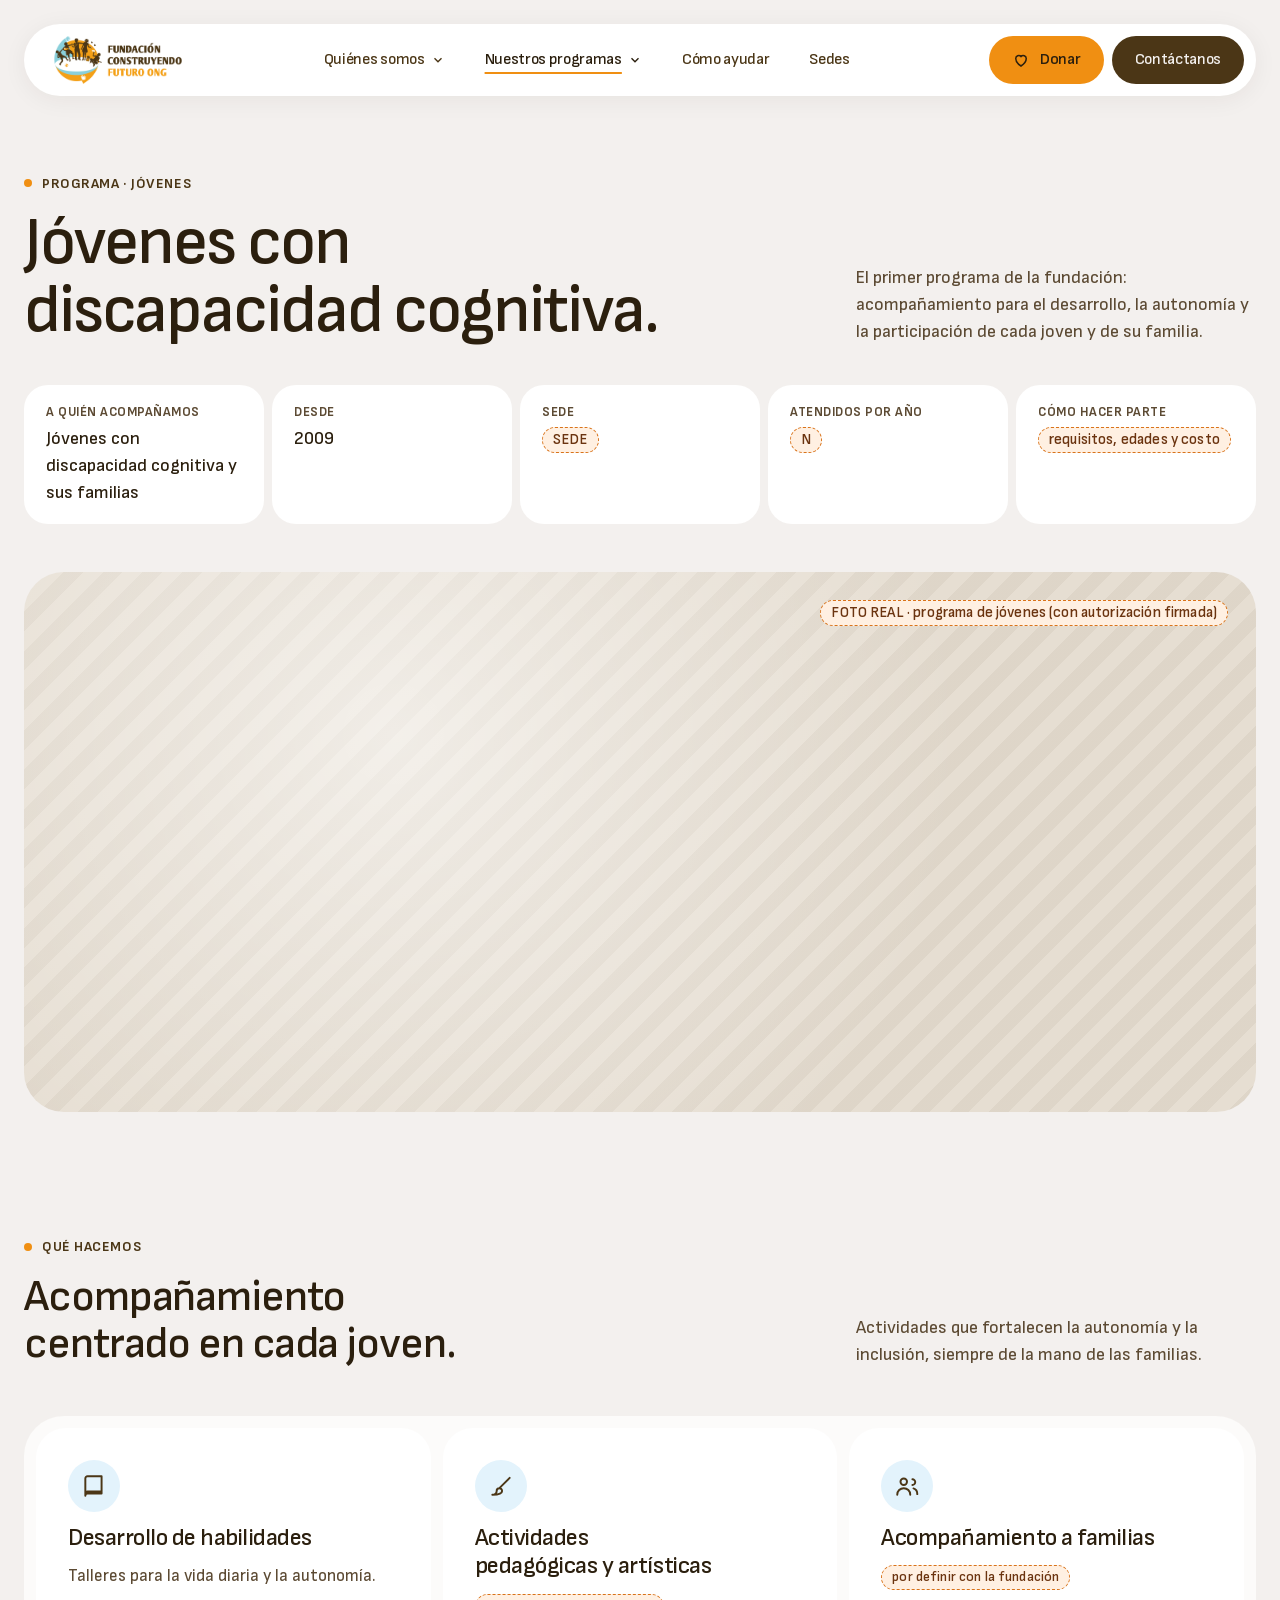
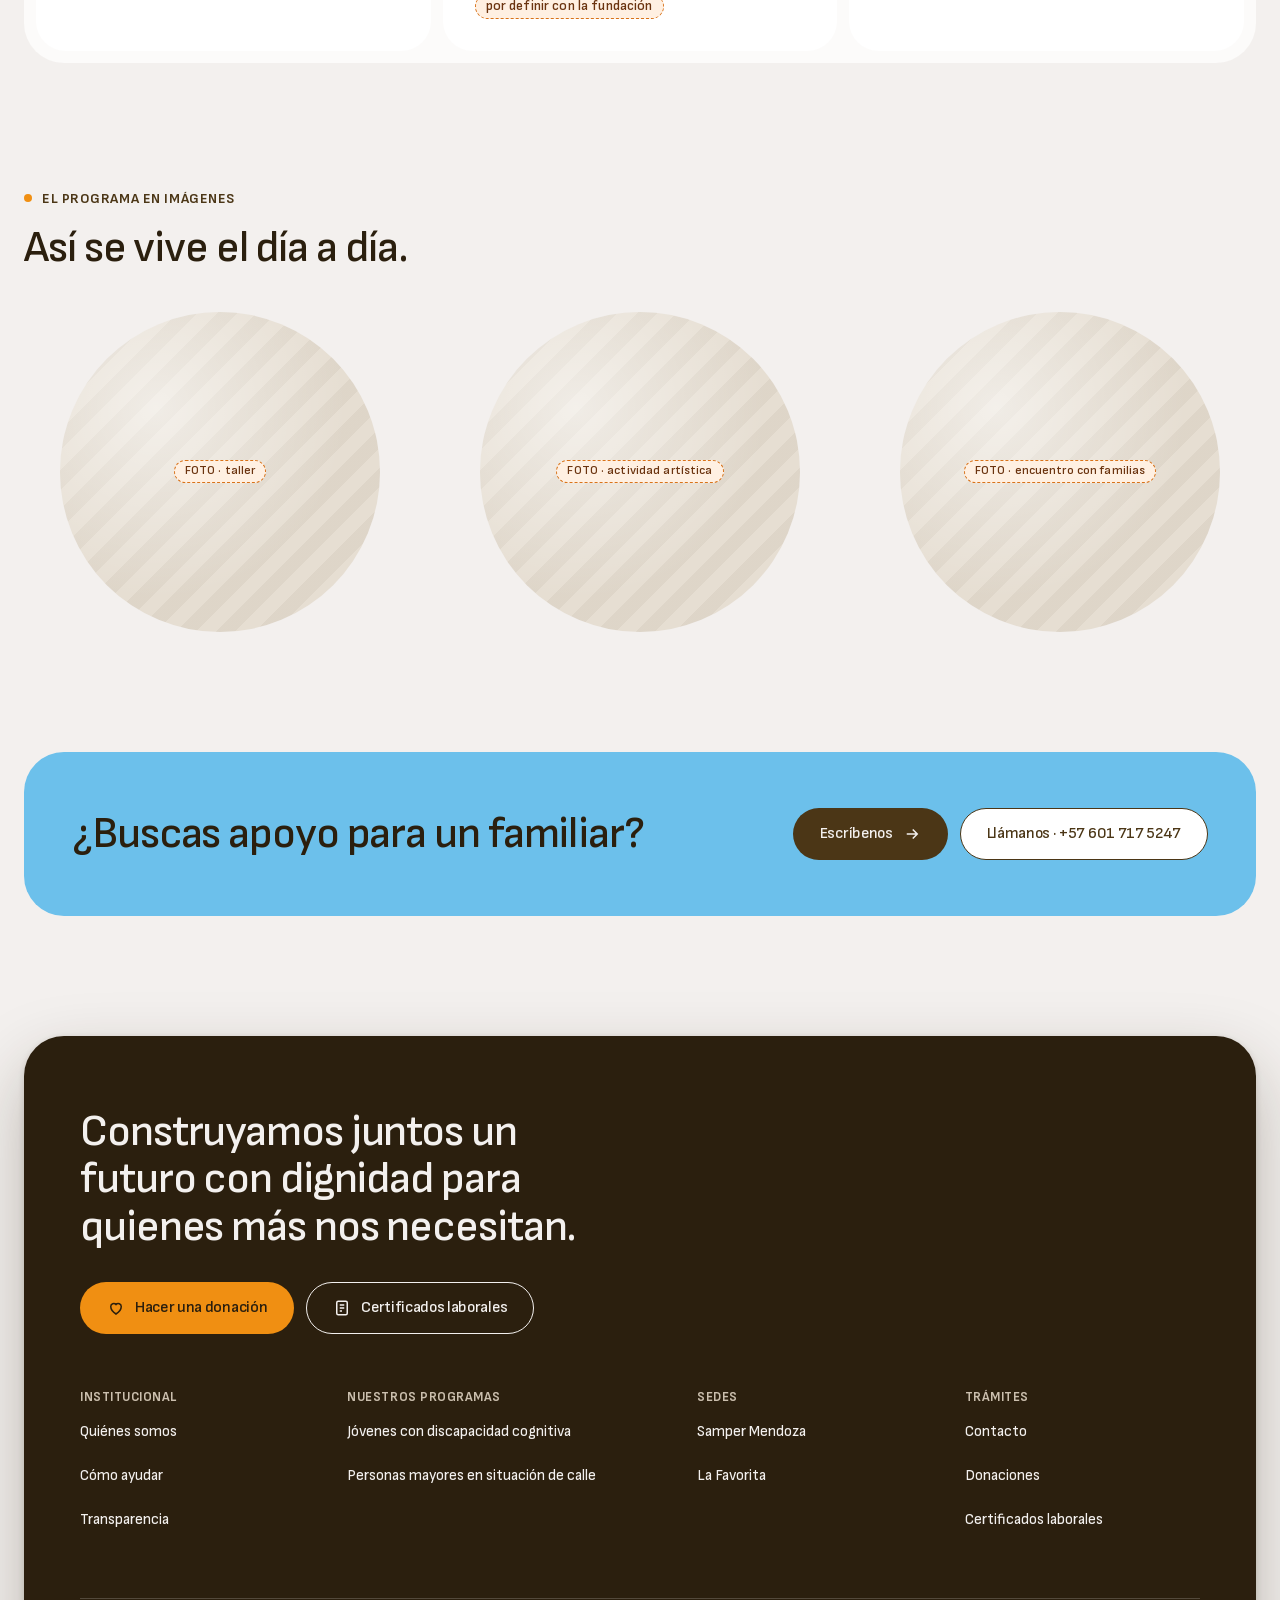
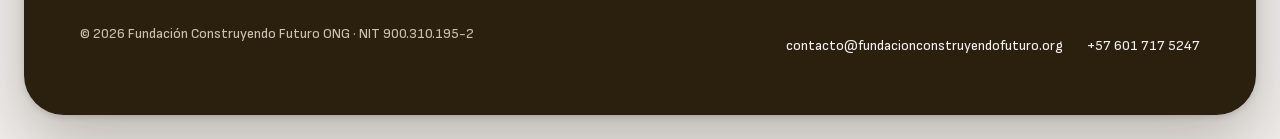
<file: programa-jovenes.html>
<!doctype html>
<html lang="es">
<head>
<meta charset="utf-8">
<meta name="viewport" content="width=device-width, initial-scale=1">
<title>Jóvenes con discapacidad cognitiva — Fundación Construyendo Futuro</title>
<meta name="description" content="Programa de acompañamiento para el desarrollo, la autonomía y la participación de jóvenes con discapacidad cognitiva y sus familias.">
<meta name="theme-color" content="#F3F0EE">
<meta name="robots" content="noindex, nofollow">
<meta property="og:title" content="Jóvenes con discapacidad cognitiva — Fundación Construyendo Futuro">
<meta property="og:description" content="Programa de acompañamiento para el desarrollo, la autonomía y la participación de jóvenes con discapacidad cognitiva y sus familias.">
<meta property="og:type" content="website">
<meta property="og:locale" content="es_CO">
<meta property="og:site_name" content="Fundación Construyendo Futuro">
<meta property="og:url" content="https://gaelserranoaven.github.io/Proyecto-FCF/programa-jovenes.html">
<meta property="og:image" content="https://gaelserranoaven.github.io/Proyecto-FCF/assets/img/compartir.png">
<meta property="og:image:width" content="1200">
<meta property="og:image:height" content="630">
<meta property="og:image:alt" content="Fundación Construyendo Futuro: cada persona merece un lugar donde sentirse cuidada.">
<meta name="twitter:card" content="summary_large_image">
<link rel="icon" href="assets/img/icono-48.png" type="image/png" sizes="48x48">
<link rel="apple-touch-icon" href="assets/img/icono-180.png">
<link rel="preload" href="assets/fonts/sofia-sans-latin.woff2" as="font" type="font/woff2" crossorigin>
<link rel="stylesheet" href="assets/css/styles.css">
<script>document.documentElement.classList.add('js');</script>
</head>
<body>
<a class="skip-link" href="#contenido">Saltar al contenido</a>

<header class="site-header">
  <nav class="nav" aria-label="Principal">
    <a class="nav__brand" href="index.html" aria-label="Fundación Construyendo Futuro, inicio">
      <img src="assets/img/logo-fcf.png" alt="Fundación Construyendo Futuro ONG" width="133" height="52">
    </a>

    <button class="nav__toggle" type="button" data-nav-toggle aria-expanded="false" aria-controls="nav-panel" aria-label="Abrir menú">
      <svg class="ico-open" width="22" height="22" viewBox="0 0 24 24" aria-hidden="true" fill="none" stroke="currentColor" stroke-width="2.2" stroke-linecap="round"><path d="M4 7h16M4 12h16M4 17h16"/></svg>
      <svg class="ico-close" width="22" height="22" viewBox="0 0 24 24" aria-hidden="true" fill="none" stroke="currentColor" stroke-width="2.2" stroke-linecap="round"><path d="M6 6l12 12M18 6L6 18"/></svg>
    </button>

    <div class="nav__panel" id="nav-panel" data-nav-panel>
      <ul class="nav__links">
        <li class="dropdown" data-dropdown>
          <button class="nav__link" type="button" data-dropdown-btn aria-expanded="false" aria-controls="menu-quienes">Quiénes somos <svg class="nav__chevron" width="14" height="14" viewBox="0 0 24 24" aria-hidden="true" fill="none" stroke="currentColor" stroke-width="2.4"><path d="M6 9l6 6 6-6"/></svg></button>
          <div class="dropdown__menu" id="menu-quienes">
            <a class="dropdown__item" href="index.html#nosotros"><strong>Nuestro propósito</strong><span>A quién acompañamos y por qué</span></a>
            <a class="dropdown__item" href="quienes-somos.html"><strong>Nuestra historia</strong><span>De dónde venimos y quiénes cuidamos</span></a>
            <a class="dropdown__item" href="transparencia.html"><strong>Transparencia</strong><span>Informes de gestión y política de datos</span></a>
          </div>
        </li>
        <li class="dropdown" data-dropdown>
          <button class="nav__link" type="button" data-dropdown-btn aria-expanded="false" aria-controls="menu-programas" data-here>Nuestros programas <svg class="nav__chevron" width="14" height="14" viewBox="0 0 24 24" aria-hidden="true" fill="none" stroke="currentColor" stroke-width="2.4"><path d="M6 9l6 6 6-6"/></svg></button>
          <div class="dropdown__menu" id="menu-programas">
            <a class="dropdown__item" href="programa-jovenes.html" aria-current="page"><strong>Jóvenes con discapacidad cognitiva</strong><span>Nuestro primer programa</span></a>
            <a class="dropdown__item" href="programa-personas-mayores.html"><strong>Personas mayores</strong><span>En situación de calle</span></a>
          </div>
        </li>
        <li><a class="nav__link" href="como-ayudar.html">Cómo ayudar</a></li>
        <li><a class="nav__link" href="sedes.html">Sedes</a></li>
      </ul>
      <div class="nav__actions">
        <a class="btn btn-donate nav__cta" href="donaciones.html"><svg width="18" height="18" viewBox="0 0 24 24" aria-hidden="true" fill="none" stroke="currentColor" stroke-width="2"><path d="M12 20s-7-4.4-7-10a4 4 0 0 1 7-2.6A4 4 0 0 1 19 10c0 5.6-7 10-7 10z"/></svg> Donar</a>
        <a class="btn btn-primary nav__cta" href="contacto.html">Contáctanos</a>
      </div>
    </div>
  </nav>
</header>

<main id="contenido">

<section class="page-hero container-wide" aria-labelledby="h-jov">
  <div class="head" data-reveal>
    <div class="head__main">
      <span class="eyebrow">Programa · Jóvenes</span>
      <h1 id="h-jov">Jóvenes con discapacidad cognitiva.</h1>
    </div>
    <p class="head__aside">El primer programa de la fundación: acompañamiento para el desarrollo, la autonomía y la participación de cada joven y de su familia.</p>
  </div>
  <div style="margin-top:40px" data-reveal>
    <dl class="ficha"><div><dt>A quién acompañamos</dt><dd>Jóvenes con discapacidad cognitiva y sus familias</dd></div><div><dt>Desde</dt><dd>2009</dd></div><div><dt>Sede</dt><dd><span class="pendiente">SEDE</span></dd></div><div><dt>Atendidos por año</dt><dd><span class="pendiente">N</span></dd></div><div><dt>Cómo hacer parte</dt><dd><span class="pendiente">requisitos, edades y costo</span></dd></div></dl>
  </div>
  <div class="frame" data-reveal>
    <div class="frame__photo ph-img" role="img" aria-label="Espacio para fotografía del programa de jóvenes">
      <span class="pendiente">FOTO REAL · programa de jóvenes (con autorización firmada)</span>
    </div>
  </div>
</section>

<section class="section container-wide" id="que-hacemos" aria-labelledby="h-jhace">
  <div class="head" data-reveal>
    <div class="head__main">
      <span class="eyebrow">Qué hacemos</span>
      <h2 id="h-jhace">Acompañamiento centrado en cada joven.</h2>
    </div>
    <p class="head__aside">Actividades que fortalecen la autonomía y la inclusión, siempre de la mano de las familias.</p>
  </div>
  <div class="lifted">
    <article class="value-card" data-reveal><span class="ico" aria-hidden="true"><svg width="26" height="26" viewBox="0 0 24 24" fill="none" stroke="currentColor" stroke-width="1.8" stroke-linecap="round" stroke-linejoin="round"><path d="M4 5a2 2 0 0 1 2-2h13v16H6a2 2 0 0 0-2 2zM4 19a2 2 0 0 1 2-2h13"/></svg></span><h3>Desarrollo de habilidades</h3><p>Talleres para la vida diaria y la autonomía.</p></article>
    <article class="value-card" data-reveal><span class="ico" aria-hidden="true"><svg width="26" height="26" viewBox="0 0 24 24" fill="none" stroke="currentColor" stroke-width="1.8" stroke-linecap="round" stroke-linejoin="round"><path d="M4 20c3 0 4-2 4-3.5A2.5 2.5 0 0 1 10.5 14 2.5 2.5 0 0 1 13 16.5C13 18.5 11.5 20 4 20zM10.5 14L20 4.5"/></svg></span><h3>Actividades pedagógicas y artísticas</h3><p><span class="pendiente">por definir con la fundación</span></p></article>
    <article class="value-card" data-reveal><span class="ico" aria-hidden="true"><svg width="26" height="26" viewBox="0 0 24 24" fill="none" stroke="currentColor" stroke-width="1.8" stroke-linecap="round" stroke-linejoin="round"><circle cx="9" cy="8" r="3"/><path d="M3 20c0-3.5 2.7-6 6-6s6 2.5 6 6M17 11a2.6 2.6 0 1 0 0-5.2M18 14.2c2 .6 3.5 2.4 3.5 5.3"/></svg></span><h3>Acompañamiento a familias</h3><p><span class="pendiente">por definir con la fundación</span></p></article>
  </div>
</section>

<section class="section container-wide" id="imagenes" aria-labelledby="h-jimg">
  <div class="head" data-reveal>
    <div class="head__main">
      <span class="eyebrow">El programa en imágenes</span>
      <h2 id="h-jimg">Así se vive el día a día.</h2>
    </div>
  </div>
  <div class="gallery gallery--wide" data-reveal>
    <figure><div class="portrait ph-img" role="img" aria-label="Espacio para fotografía: taller"><span class="pendiente">FOTO · taller</span></div><figcaption class="sr-only">Taller</figcaption></figure>
    <figure><div class="portrait ph-img" role="img" aria-label="Espacio para fotografía: actividad artística"><span class="pendiente">FOTO · actividad artística</span></div><figcaption class="sr-only">Actividad artística</figcaption></figure>
    <figure><div class="portrait ph-img" role="img" aria-label="Espacio para fotografía: encuentro con familias"><span class="pendiente">FOTO · encuentro con familias</span></div><figcaption class="sr-only">Encuentro con familias</figcaption></figure>
  </div>
</section>

<section class="section container-wide" aria-label="Llamado a la acción">
  <div class="cta-band" data-reveal>
    <h2>¿Buscas apoyo para un familiar?</h2>
    <div class="actions"><a class="btn btn-primary" href="contacto.html?motivo=familiar">Escríbenos <svg width="18" height="18" viewBox="0 0 24 24" aria-hidden="true" fill="none" stroke="currentColor" stroke-width="2"><path d="M5 12h14M13 6l6 6-6 6"/></svg></a><a class="btn btn-outline" href="tel:+576017175247">Llámanos · +57 601 717 5247</a></div>
  </div>
</section>
</main>

<footer class="site-footer on-dark">
  <div class="footer__inner">
    <div class="footer__top">
      <p class="footer__claim">Construyamos juntos un futuro con dignidad para quienes más nos necesitan.</p>
      <div class="footer__actions">
        <a class="btn btn-donate" href="donaciones.html"><svg width="18" height="18" viewBox="0 0 24 24" aria-hidden="true" fill="none" stroke="currentColor" stroke-width="2"><path d="M12 20s-7-4.4-7-10a4 4 0 0 1 7-2.6A4 4 0 0 1 19 10c0 5.6-7 10-7 10z"/></svg> Hacer una donación</a>
        <a class="btn btn-outline-light" href="certificados.html"><svg width="18" height="18" viewBox="0 0 24 24" aria-hidden="true" fill="none" stroke="currentColor" stroke-width="2"><rect x="5" y="3" width="14" height="18" rx="2"/><path d="M9 8h6M9 12h6M9 16h3"/></svg> Certificados laborales</a>
      </div>
    </div>

    <div class="footer__cols">
      <nav class="footer__col" aria-labelledby="f-inst">
        <h2 id="f-inst">Institucional</h2>
        <a href="quienes-somos.html">Quiénes somos</a>
        <a href="como-ayudar.html">Cómo ayudar</a>
        <a href="transparencia.html">Transparencia</a>
      </nav>
      <nav class="footer__col footer__col--programs" aria-labelledby="f-prog">
        <h2 id="f-prog">Nuestros programas</h2>
        <a href="programa-jovenes.html">Jóvenes con discapacidad cognitiva</a>
        <a href="programa-personas-mayores.html">Personas mayores en situación de calle</a>
      </nav>
      <nav class="footer__col" aria-labelledby="f-sedes">
        <h2 id="f-sedes">Sedes</h2>
        <a href="sedes.html#samper-mendoza">Samper Mendoza</a>
        <a href="sedes.html#la-favorita">La Favorita</a>
      </nav>
      <nav class="footer__col" aria-labelledby="f-tram">
        <h2 id="f-tram">Trámites</h2>
        <a href="contacto.html">Contacto</a>
        <a href="donaciones.html">Donaciones</a>
        <a href="certificados.html">Certificados laborales</a>
      </nav>
    </div>

    <div class="footer__legal">
      <span>© 2026 Fundación Construyendo Futuro ONG · NIT 900.310.195-2</span>
      <span class="contact-links"><a href="mailto:contacto@fundacionconstruyendofuturo.org">contacto<wbr>@fundacionconstruyendofuturo.org</a><a href="tel:+576017175247">+57 601 717 5247</a></span>
    </div>
  </div>
</footer>

<script src="assets/js/main.js" defer></script>
</body>
</html>
</file>
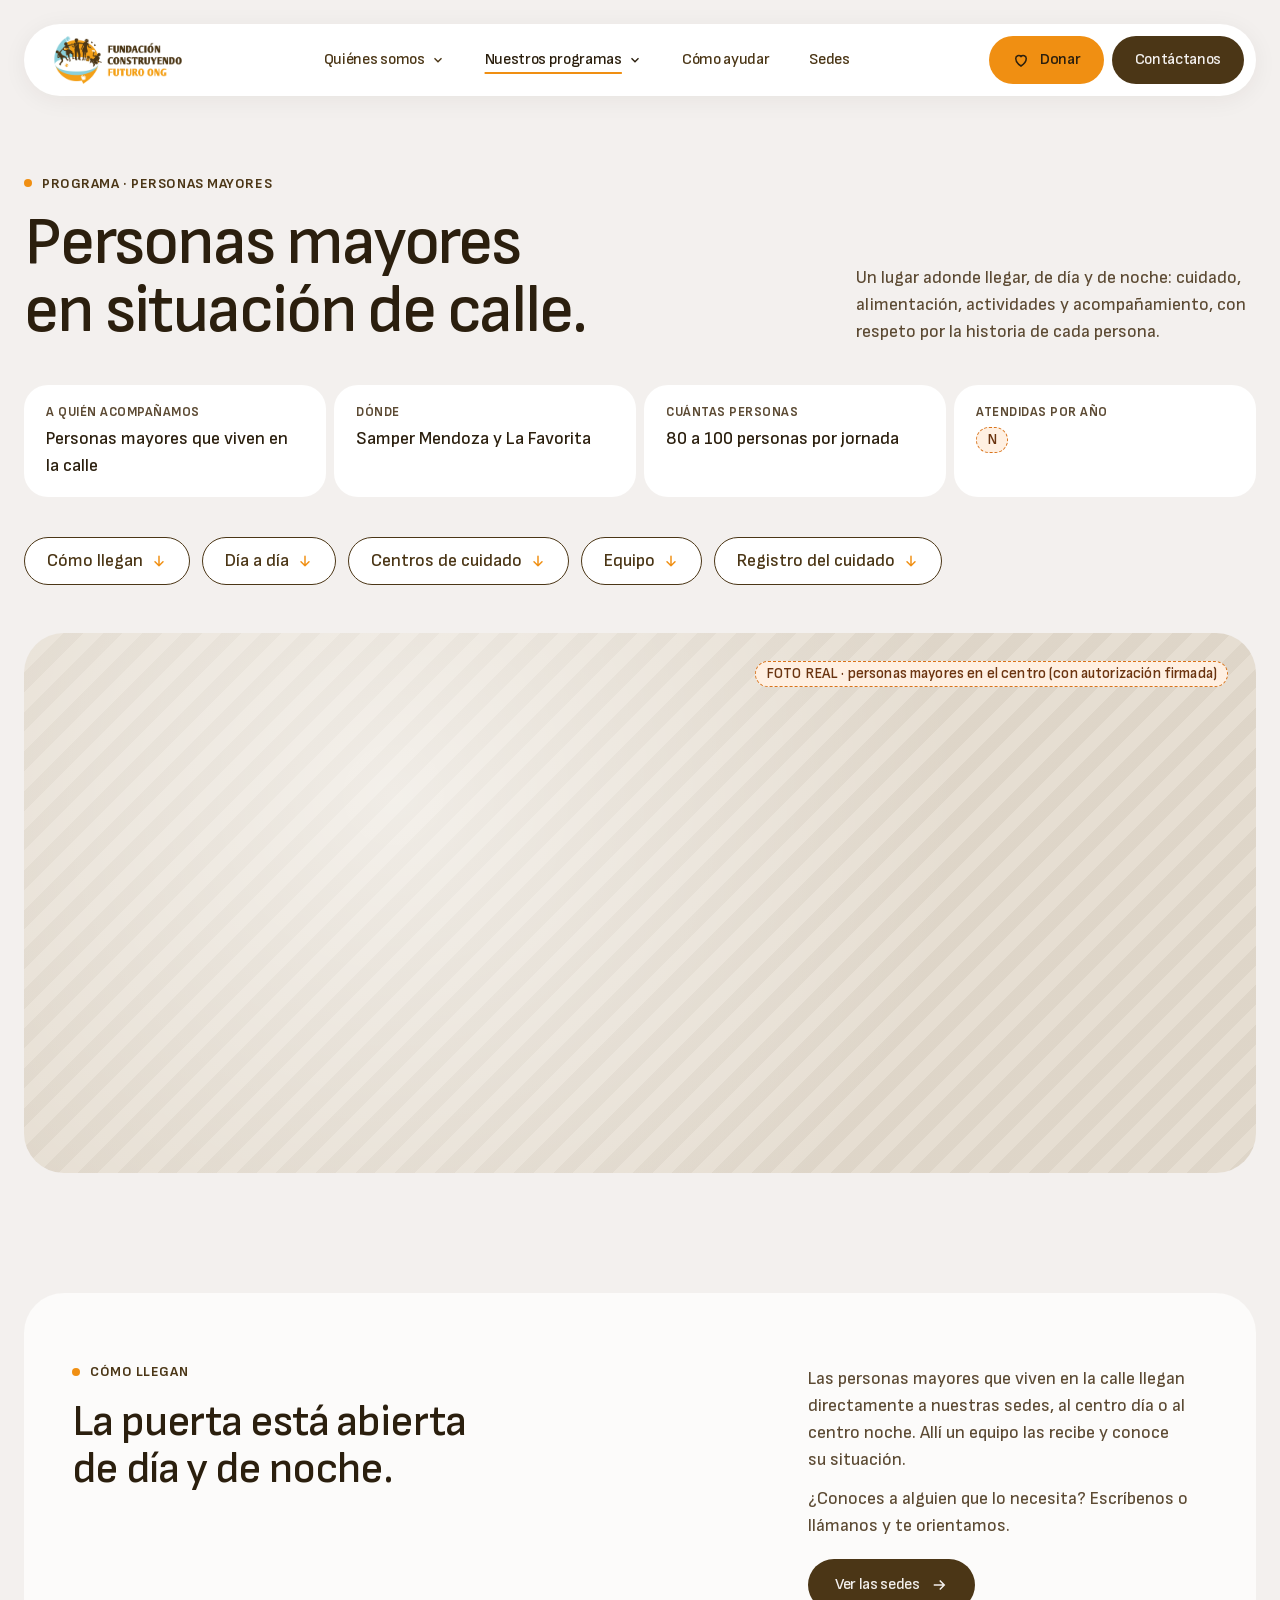
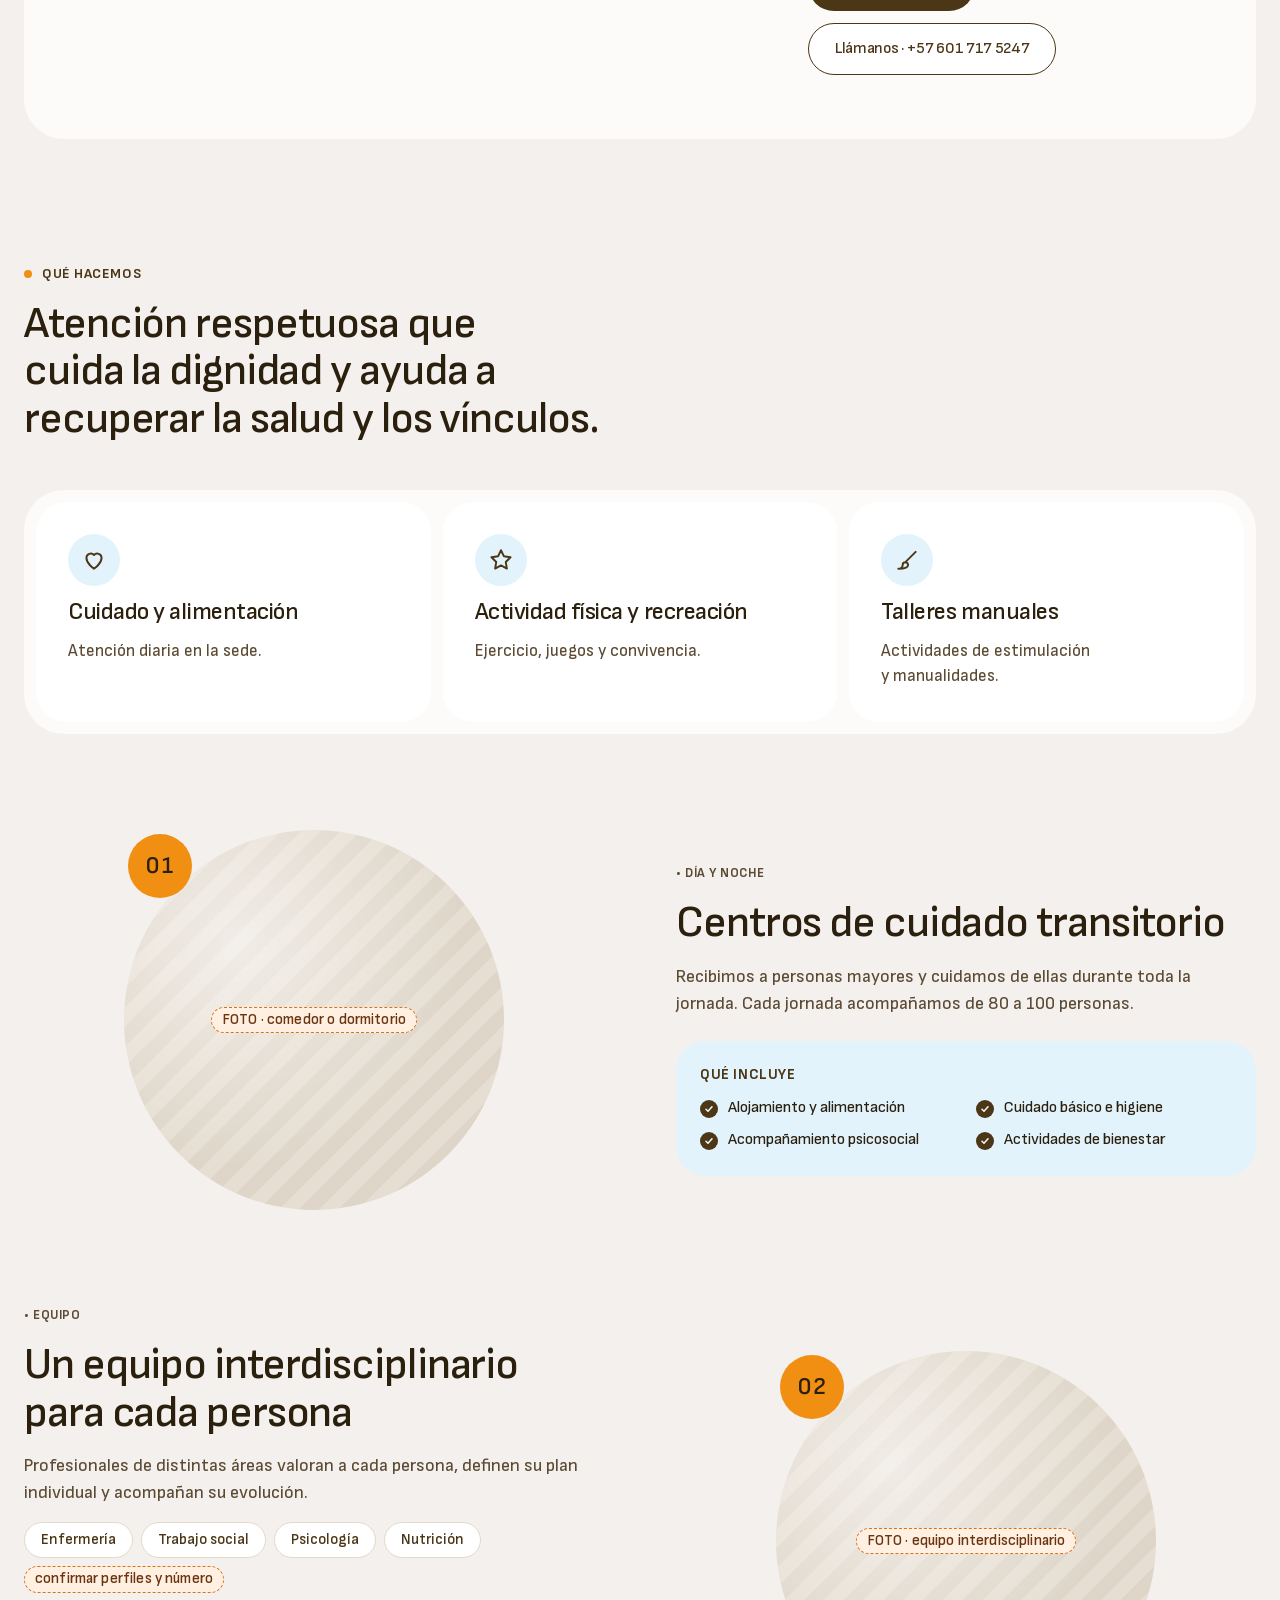
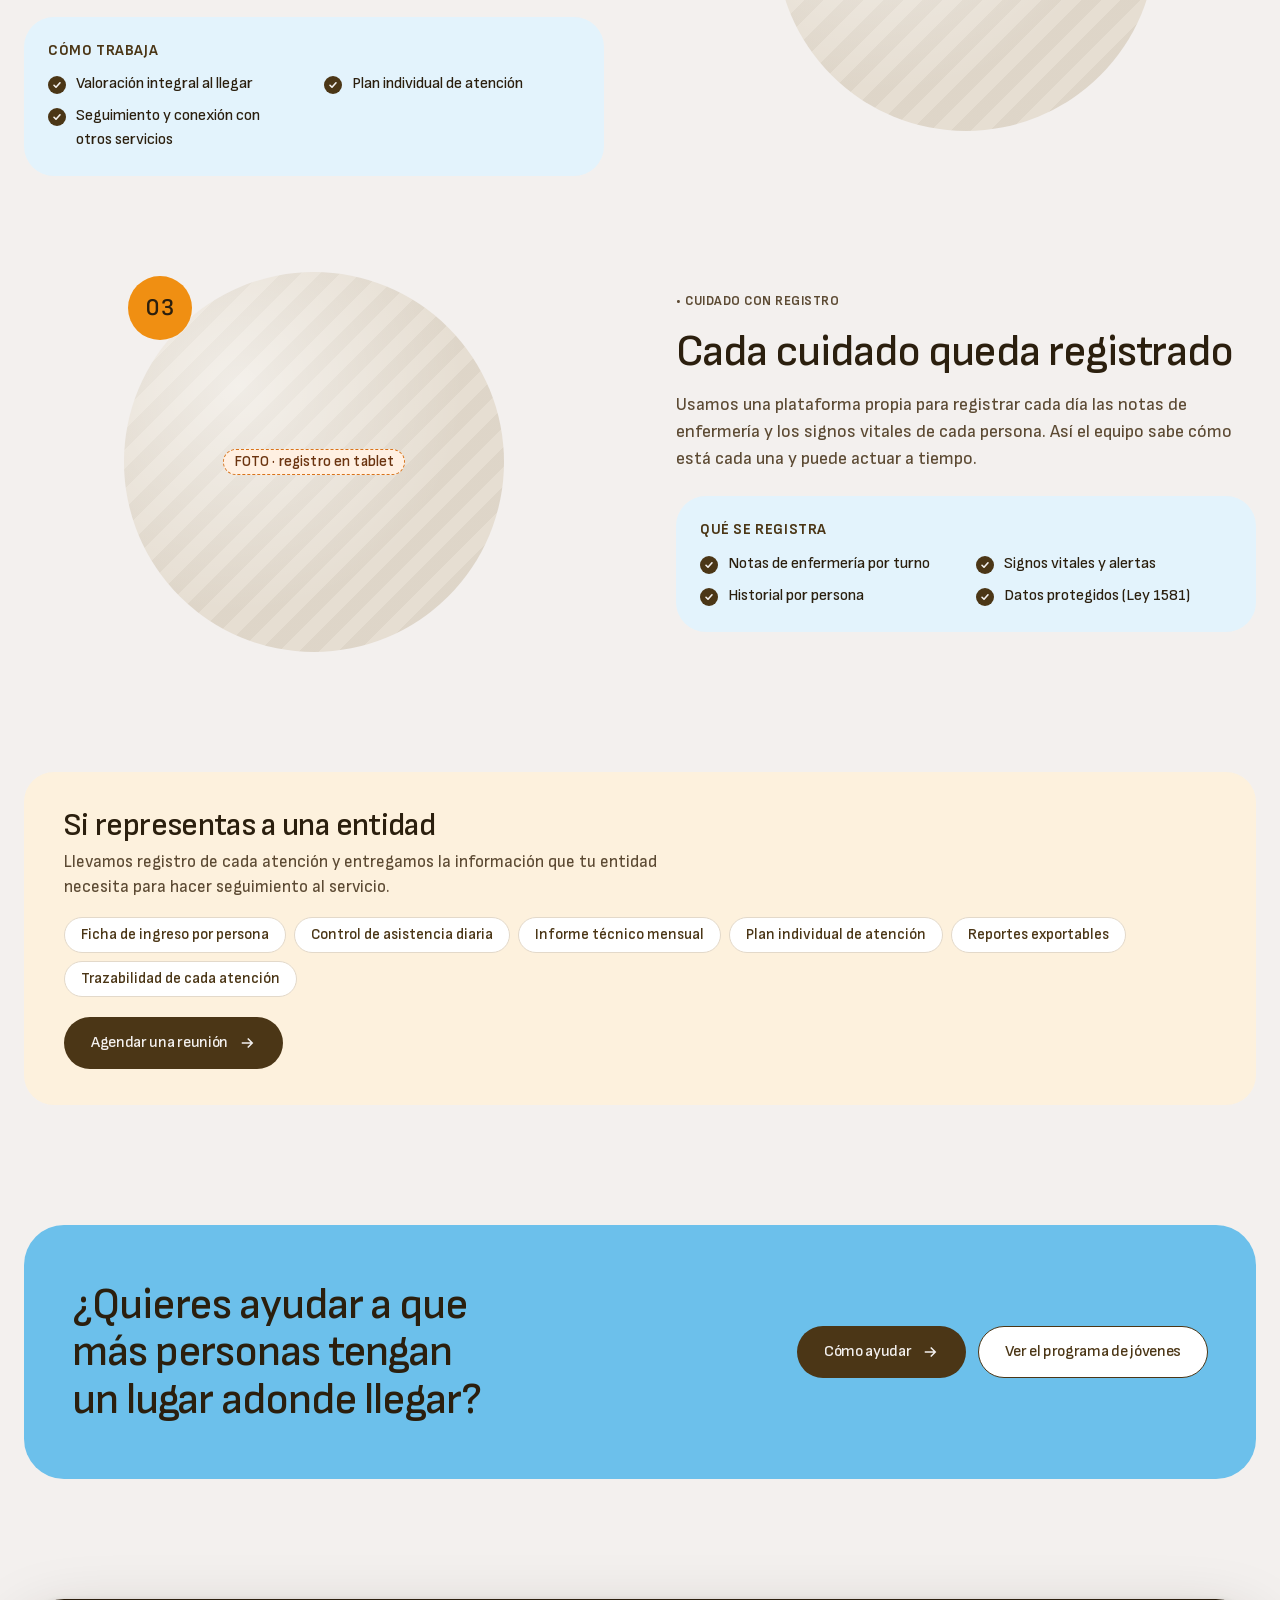
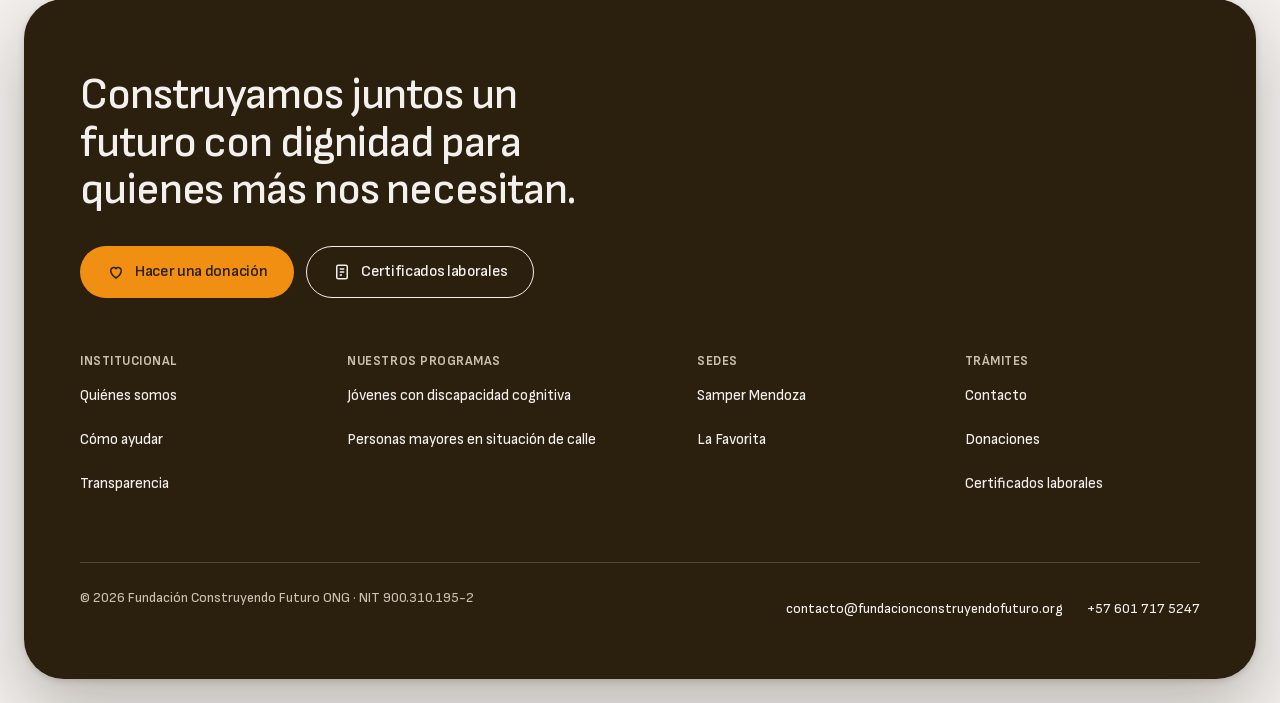
<file: programa-personas-mayores.html>
<!doctype html>
<html lang="es">
<head>
<meta charset="utf-8">
<meta name="viewport" content="width=device-width, initial-scale=1">
<title>Personas mayores en situación de calle — Fundación Construyendo Futuro</title>
<meta name="description" content="Un lugar adonde llegar de día y de noche: cuidado, alimentación, actividades y acompañamiento para personas mayores que viven en la calle en Bogotá.">
<meta name="theme-color" content="#F3F0EE">
<meta name="robots" content="noindex, nofollow">
<meta property="og:title" content="Personas mayores en situación de calle — Fundación Construyendo Futuro">
<meta property="og:description" content="Un lugar adonde llegar de día y de noche: cuidado, alimentación, actividades y acompañamiento para personas mayores que viven en la calle en Bogotá.">
<meta property="og:type" content="website">
<meta property="og:locale" content="es_CO">
<meta property="og:site_name" content="Fundación Construyendo Futuro">
<meta property="og:url" content="https://gaelserranoaven.github.io/Proyecto-FCF/programa-personas-mayores.html">
<meta property="og:image" content="https://gaelserranoaven.github.io/Proyecto-FCF/assets/img/compartir.png">
<meta property="og:image:width" content="1200">
<meta property="og:image:height" content="630">
<meta property="og:image:alt" content="Fundación Construyendo Futuro: cada persona merece un lugar donde sentirse cuidada.">
<meta name="twitter:card" content="summary_large_image">
<link rel="icon" href="assets/img/icono-48.png" type="image/png" sizes="48x48">
<link rel="apple-touch-icon" href="assets/img/icono-180.png">
<link rel="preload" href="assets/fonts/sofia-sans-latin.woff2" as="font" type="font/woff2" crossorigin>
<link rel="stylesheet" href="assets/css/styles.css">
<script>document.documentElement.classList.add('js');</script>
</head>
<body>
<a class="skip-link" href="#contenido">Saltar al contenido</a>

<header class="site-header">
  <nav class="nav" aria-label="Principal">
    <a class="nav__brand" href="index.html" aria-label="Fundación Construyendo Futuro, inicio">
      <img src="assets/img/logo-fcf.png" alt="Fundación Construyendo Futuro ONG" width="133" height="52">
    </a>

    <button class="nav__toggle" type="button" data-nav-toggle aria-expanded="false" aria-controls="nav-panel" aria-label="Abrir menú">
      <svg class="ico-open" width="22" height="22" viewBox="0 0 24 24" aria-hidden="true" fill="none" stroke="currentColor" stroke-width="2.2" stroke-linecap="round"><path d="M4 7h16M4 12h16M4 17h16"/></svg>
      <svg class="ico-close" width="22" height="22" viewBox="0 0 24 24" aria-hidden="true" fill="none" stroke="currentColor" stroke-width="2.2" stroke-linecap="round"><path d="M6 6l12 12M18 6L6 18"/></svg>
    </button>

    <div class="nav__panel" id="nav-panel" data-nav-panel>
      <ul class="nav__links">
        <li class="dropdown" data-dropdown>
          <button class="nav__link" type="button" data-dropdown-btn aria-expanded="false" aria-controls="menu-quienes">Quiénes somos <svg class="nav__chevron" width="14" height="14" viewBox="0 0 24 24" aria-hidden="true" fill="none" stroke="currentColor" stroke-width="2.4"><path d="M6 9l6 6 6-6"/></svg></button>
          <div class="dropdown__menu" id="menu-quienes">
            <a class="dropdown__item" href="index.html#nosotros"><strong>Nuestro propósito</strong><span>A quién acompañamos y por qué</span></a>
            <a class="dropdown__item" href="quienes-somos.html"><strong>Nuestra historia</strong><span>De dónde venimos y quiénes cuidamos</span></a>
            <a class="dropdown__item" href="transparencia.html"><strong>Transparencia</strong><span>Informes de gestión y política de datos</span></a>
          </div>
        </li>
        <li class="dropdown" data-dropdown>
          <button class="nav__link" type="button" data-dropdown-btn aria-expanded="false" aria-controls="menu-programas" data-here>Nuestros programas <svg class="nav__chevron" width="14" height="14" viewBox="0 0 24 24" aria-hidden="true" fill="none" stroke="currentColor" stroke-width="2.4"><path d="M6 9l6 6 6-6"/></svg></button>
          <div class="dropdown__menu" id="menu-programas">
            <a class="dropdown__item" href="programa-jovenes.html"><strong>Jóvenes con discapacidad cognitiva</strong><span>Nuestro primer programa</span></a>
            <a class="dropdown__item" href="programa-personas-mayores.html" aria-current="page"><strong>Personas mayores</strong><span>En situación de calle</span></a>
          </div>
        </li>
        <li><a class="nav__link" href="como-ayudar.html">Cómo ayudar</a></li>
        <li><a class="nav__link" href="sedes.html">Sedes</a></li>
      </ul>
      <div class="nav__actions">
        <a class="btn btn-donate nav__cta" href="donaciones.html"><svg width="18" height="18" viewBox="0 0 24 24" aria-hidden="true" fill="none" stroke="currentColor" stroke-width="2"><path d="M12 20s-7-4.4-7-10a4 4 0 0 1 7-2.6A4 4 0 0 1 19 10c0 5.6-7 10-7 10z"/></svg> Donar</a>
        <a class="btn btn-primary nav__cta" href="contacto.html">Contáctanos</a>
      </div>
    </div>
  </nav>
</header>

<main id="contenido">

<section class="page-hero container-wide" aria-labelledby="h-may">
  <div class="head" data-reveal>
    <div class="head__main">
      <span class="eyebrow">Programa · Personas mayores</span>
      <h1 id="h-may">Personas mayores en situación de calle.</h1>
    </div>
    <p class="head__aside">Un lugar adonde llegar, de día y de noche: cuidado, alimentación, actividades y acompañamiento, con respeto por la historia de cada persona.</p>
  </div>
  <div style="margin-top:40px" data-reveal>
    <dl class="ficha"><div><dt>A quién acompañamos</dt><dd>Personas mayores que viven en la calle</dd></div><div><dt>Dónde</dt><dd>Samper Mendoza y La Favorita</dd></div><div><dt>Cuántas personas</dt><dd>80 a 100 personas por jornada</dd></div><div><dt>Atendidas por año</dt><dd><span class="pendiente">N</span></dd></div></dl>
  </div>
  <nav class="page-tabs" aria-label="Secciones del programa">
    <a class="tab" href="#llegada">Cómo llegan <svg class="tab__arrow" width="16" height="16" viewBox="0 0 24 24" aria-hidden="true" fill="none" stroke="currentColor" stroke-width="2.2" stroke-linecap="round" stroke-linejoin="round"><path d="M12 5v14M6 13l6 6 6-6"/></svg></a>
    <a class="tab" href="#dia-a-dia">Día a día <svg class="tab__arrow" width="16" height="16" viewBox="0 0 24 24" aria-hidden="true" fill="none" stroke="currentColor" stroke-width="2.2" stroke-linecap="round" stroke-linejoin="round"><path d="M12 5v14M6 13l6 6 6-6"/></svg></a>
    <a class="tab" href="#centros">Centros de cuidado <svg class="tab__arrow" width="16" height="16" viewBox="0 0 24 24" aria-hidden="true" fill="none" stroke="currentColor" stroke-width="2.2" stroke-linecap="round" stroke-linejoin="round"><path d="M12 5v14M6 13l6 6 6-6"/></svg></a>
    <a class="tab" href="#equipo">Equipo <svg class="tab__arrow" width="16" height="16" viewBox="0 0 24 24" aria-hidden="true" fill="none" stroke="currentColor" stroke-width="2.2" stroke-linecap="round" stroke-linejoin="round"><path d="M12 5v14M6 13l6 6 6-6"/></svg></a>
    <a class="tab" href="#registro">Registro del cuidado <svg class="tab__arrow" width="16" height="16" viewBox="0 0 24 24" aria-hidden="true" fill="none" stroke="currentColor" stroke-width="2.2" stroke-linecap="round" stroke-linejoin="round"><path d="M12 5v14M6 13l6 6 6-6"/></svg></a>
  </nav>
  <div class="frame" data-reveal>
    <div class="frame__photo ph-img" role="img" aria-label="Espacio para fotografía del programa de personas mayores">
      <span class="pendiente">FOTO REAL · personas mayores en el centro (con autorización firmada)</span>
    </div>
  </div>
</section>

<section class="section container-wide" id="llegada" aria-labelledby="h-llegada">
  <div class="panel" data-reveal>
    <div class="head head--top">
      <div class="head__main">
        <span class="eyebrow">Cómo llegan</span>
        <h2 id="h-llegada">La puerta está abierta de día y de noche.</h2>
      </div>
      <div class="head__aside">
        <p>Las personas mayores que viven en la calle llegan directamente a nuestras sedes, al centro día o al centro noche. Allí un equipo las recibe y conoce su situación.</p>
        <p style="margin-top:12px">¿Conoces a alguien que lo necesita? Escríbenos o llámanos y te orientamos.</p>
        <div class="actions" style="margin-top:20px"><a class="btn btn-primary" href="sedes.html">Ver las sedes <svg width="18" height="18" viewBox="0 0 24 24" aria-hidden="true" fill="none" stroke="currentColor" stroke-width="2"><path d="M5 12h14M13 6l6 6-6 6"/></svg></a><a class="btn btn-outline" href="tel:+576017175247">Llámanos · +57 601 717 5247</a></div>
      </div>
    </div>
  </div>
</section>

<section class="section container-wide" id="dia-a-dia" aria-labelledby="h-dia">
  <div class="head" data-reveal>
    <div class="head__main">
      <span class="eyebrow">Qué hacemos</span>
      <h2 id="h-dia">Atención respetuosa que cuida la dignidad y ayuda a recuperar la salud y los vínculos.</h2>
    </div>
  </div>
  <div class="lifted">
    <article class="value-card" data-reveal><span class="ico" aria-hidden="true"><svg width="26" height="26" viewBox="0 0 24 24" fill="none" stroke="currentColor" stroke-width="1.8" stroke-linecap="round" stroke-linejoin="round"><path d="M12 20s-7-4.4-7-10a4 4 0 0 1 7-2.6A4 4 0 0 1 19 10c0 5.6-7 10-7 10z"/></svg></span><h3>Cuidado y alimentación</h3><p>Atención diaria en la sede.</p></article>
    <article class="value-card" data-reveal><span class="ico" aria-hidden="true"><svg width="26" height="26" viewBox="0 0 24 24" fill="none" stroke="currentColor" stroke-width="1.8" stroke-linecap="round" stroke-linejoin="round"><path d="M12 3l2.7 5.6 6.1.9-4.4 4.3 1 6.1L12 17l-5.4 2.9 1-6.1L3.2 9.5l6.1-.9z"/></svg></span><h3>Actividad física y recreación</h3><p>Ejercicio, juegos y convivencia.</p></article>
    <article class="value-card" data-reveal><span class="ico" aria-hidden="true"><svg width="26" height="26" viewBox="0 0 24 24" fill="none" stroke="currentColor" stroke-width="1.8" stroke-linecap="round" stroke-linejoin="round"><path d="M4 20c3 0 4-2 4-3.5A2.5 2.5 0 0 1 10.5 14 2.5 2.5 0 0 1 13 16.5C13 18.5 11.5 20 4 20zM10.5 14L20 4.5"/></svg></span><h3>Talleres manuales</h3><p>Actividades de estimulación y manualidades.</p></article>
  </div>
</section>

<section class="program container-wide" id="centros" aria-labelledby="h-centros">
  <div class="program__media" data-reveal>
    <div class="wrap"><span class="program__num" aria-hidden="true">01</span><div class="portrait ph-img" role="img" aria-label="Espacio para fotografía: comedor o dormitorio"><span class="pendiente">FOTO · comedor o dormitorio</span></div></div>
  </div>
  <div class="program__body" data-reveal>
    <span class="tag">Día y noche</span>
    <h2 id="h-centros">Centros de cuidado transitorio</h2>
    <p>Recibimos a personas mayores y cuidamos de ellas durante toda la jornada. Cada jornada acompañamos de 80 a 100 personas.</p>
    
    <div class="list-card list-card--wide"><h3>Qué incluye</h3><ul class="checks"><li>Alojamiento y alimentación</li><li>Cuidado básico e higiene</li><li>Acompañamiento psicosocial</li><li>Actividades de bienestar</li></ul></div>
  </div>
</section>
<section class="program program--flip container-wide" id="equipo" aria-labelledby="h-equipo">
  <div class="program__media" data-reveal>
    <div class="wrap"><span class="program__num" aria-hidden="true">02</span><div class="portrait ph-img" role="img" aria-label="Espacio para fotografía: equipo interdisciplinario"><span class="pendiente">FOTO · equipo interdisciplinario</span></div></div>
  </div>
  <div class="program__body" data-reveal>
    <span class="tag">Equipo</span>
    <h2 id="h-equipo">Un equipo interdisciplinario para cada persona</h2>
    <p>Profesionales de distintas áreas valoran a cada persona, definen su plan individual y acompañan su evolución.</p>
    <div class="chips"><span class="chip">Enfermería</span><span class="chip">Trabajo social</span><span class="chip">Psicología</span><span class="chip">Nutrición</span><span class="pendiente">confirmar perfiles y número</span></div>
    <div class="list-card list-card--wide"><h3>Cómo trabaja</h3><ul class="checks"><li>Valoración integral al llegar</li><li>Plan individual de atención</li><li>Seguimiento y conexión con otros servicios</li></ul></div>
  </div>
</section>
<section class="program container-wide" id="registro" aria-labelledby="h-registro">
  <div class="program__media" data-reveal>
    <div class="wrap"><span class="program__num" aria-hidden="true">03</span><div class="portrait ph-img" role="img" aria-label="Espacio para fotografía: registro en tablet"><span class="pendiente">FOTO · registro en tablet</span></div></div>
  </div>
  <div class="program__body" data-reveal>
    <span class="tag">Cuidado con registro</span>
    <h2 id="h-registro">Cada cuidado queda registrado</h2>
    <p>Usamos una plataforma propia para registrar cada día las notas de enfermería y los signos vitales de cada persona. Así el equipo sabe cómo está cada una y puede actuar a tiempo.</p>
    
    <div class="list-card list-card--wide"><h3>Qué se registra</h3><ul class="checks"><li>Notas de enfermería por turno</li><li>Signos vitales y alertas</li><li>Historial por persona</li><li>Datos protegidos (Ley 1581)</li></ul></div>
  </div>
</section>
<section class="section container-wide" id="entidades" aria-labelledby="h-ent">
  <div class="info-card info-card--warm info-card--wide" data-reveal>
    <h2 class="h-card" id="h-ent">Si representas a una entidad</h2>
    <p>Llevamos registro de cada atención y entregamos la información que tu entidad necesita para hacer seguimiento al servicio.</p>
    <div class="chips" style="margin-top:10px"><span class="chip">Ficha de ingreso por persona</span><span class="chip">Control de asistencia diaria</span><span class="chip">Informe técnico mensual</span><span class="chip">Plan individual de atención</span><span class="chip">Reportes exportables</span><span class="chip">Trazabilidad de cada atención</span></div>
    <a class="btn btn-primary" href="contacto.html?motivo=entidad" style="margin-top:14px">Agendar una reunión <svg width="18" height="18" viewBox="0 0 24 24" aria-hidden="true" fill="none" stroke="currentColor" stroke-width="2"><path d="M5 12h14M13 6l6 6-6 6"/></svg></a>
  </div>
</section>
<section class="section container-wide" aria-label="Llamado a la acción">
  <div class="cta-band" data-reveal>
    <h2>¿Quieres ayudar a que más personas tengan un lugar adonde llegar?</h2>
    <div class="actions"><a class="btn btn-primary" href="como-ayudar.html">Cómo ayudar <svg width="18" height="18" viewBox="0 0 24 24" aria-hidden="true" fill="none" stroke="currentColor" stroke-width="2"><path d="M5 12h14M13 6l6 6-6 6"/></svg></a><a class="btn btn-outline" href="programa-jovenes.html">Ver el programa de jóvenes</a></div>
  </div>
</section>
</main>

<footer class="site-footer on-dark">
  <div class="footer__inner">
    <div class="footer__top">
      <p class="footer__claim">Construyamos juntos un futuro con dignidad para quienes más nos necesitan.</p>
      <div class="footer__actions">
        <a class="btn btn-donate" href="donaciones.html"><svg width="18" height="18" viewBox="0 0 24 24" aria-hidden="true" fill="none" stroke="currentColor" stroke-width="2"><path d="M12 20s-7-4.4-7-10a4 4 0 0 1 7-2.6A4 4 0 0 1 19 10c0 5.6-7 10-7 10z"/></svg> Hacer una donación</a>
        <a class="btn btn-outline-light" href="certificados.html"><svg width="18" height="18" viewBox="0 0 24 24" aria-hidden="true" fill="none" stroke="currentColor" stroke-width="2"><rect x="5" y="3" width="14" height="18" rx="2"/><path d="M9 8h6M9 12h6M9 16h3"/></svg> Certificados laborales</a>
      </div>
    </div>

    <div class="footer__cols">
      <nav class="footer__col" aria-labelledby="f-inst">
        <h2 id="f-inst">Institucional</h2>
        <a href="quienes-somos.html">Quiénes somos</a>
        <a href="como-ayudar.html">Cómo ayudar</a>
        <a href="transparencia.html">Transparencia</a>
      </nav>
      <nav class="footer__col footer__col--programs" aria-labelledby="f-prog">
        <h2 id="f-prog">Nuestros programas</h2>
        <a href="programa-jovenes.html">Jóvenes con discapacidad cognitiva</a>
        <a href="programa-personas-mayores.html">Personas mayores en situación de calle</a>
      </nav>
      <nav class="footer__col" aria-labelledby="f-sedes">
        <h2 id="f-sedes">Sedes</h2>
        <a href="sedes.html#samper-mendoza">Samper Mendoza</a>
        <a href="sedes.html#la-favorita">La Favorita</a>
      </nav>
      <nav class="footer__col" aria-labelledby="f-tram">
        <h2 id="f-tram">Trámites</h2>
        <a href="contacto.html">Contacto</a>
        <a href="donaciones.html">Donaciones</a>
        <a href="certificados.html">Certificados laborales</a>
      </nav>
    </div>

    <div class="footer__legal">
      <span>© 2026 Fundación Construyendo Futuro ONG · NIT 900.310.195-2</span>
      <span class="contact-links"><a href="mailto:contacto@fundacionconstruyendofuturo.org">contacto<wbr>@fundacionconstruyendofuturo.org</a><a href="tel:+576017175247">+57 601 717 5247</a></span>
    </div>
  </div>
</footer>

<script src="assets/js/main.js" defer></script>
</body>
</html>
</file>
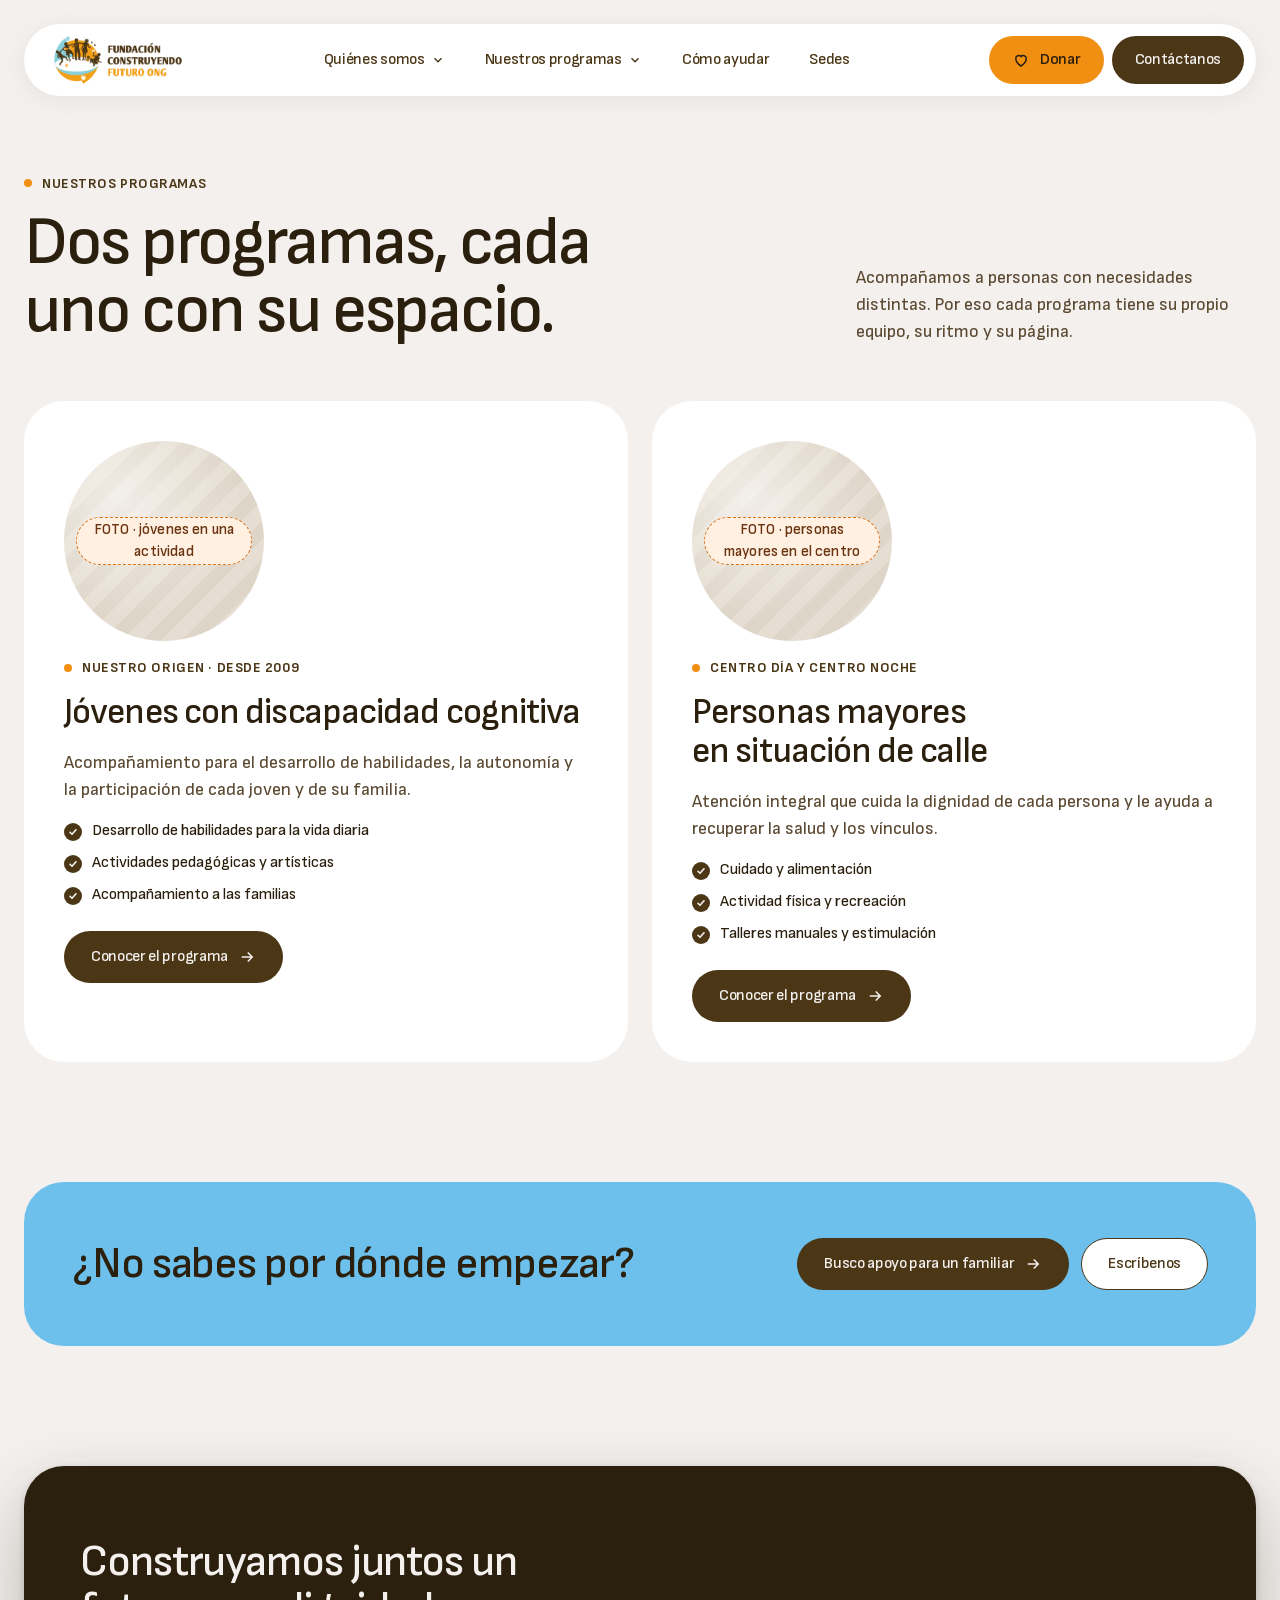
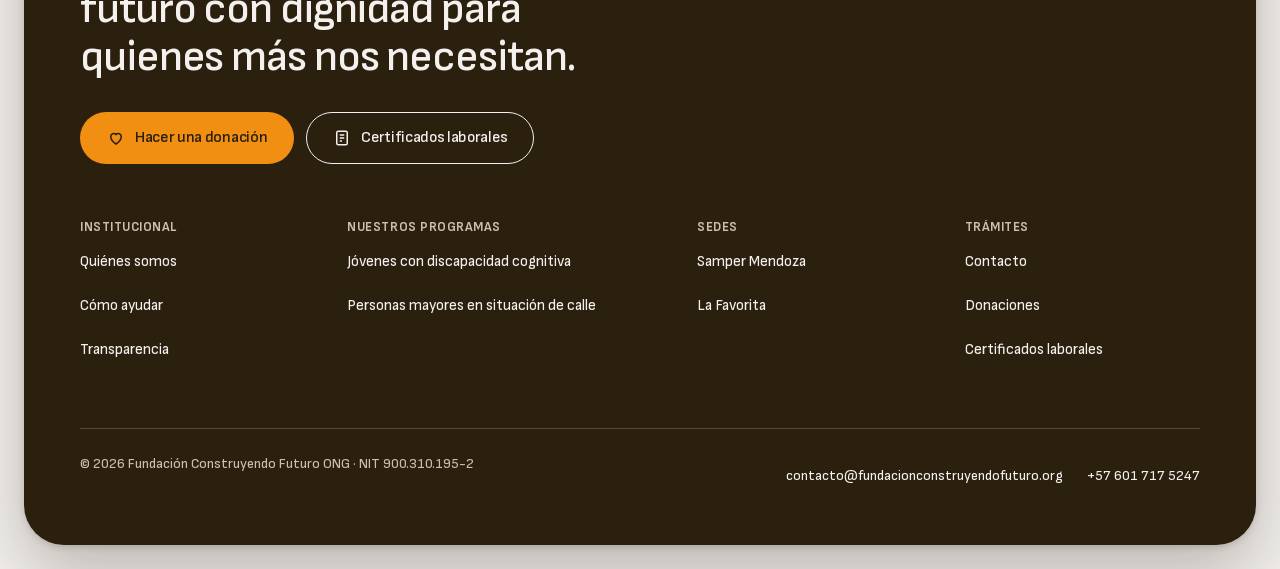
<file: programas.html>
<!doctype html>
<html lang="es">
<head>
<meta charset="utf-8">
<meta name="viewport" content="width=device-width, initial-scale=1">
<title>Nuestros programas — Fundación Construyendo Futuro</title>
<meta name="description" content="Dos programas: jóvenes con discapacidad cognitiva y personas mayores en situación de calle. Conoce cada uno.">
<meta name="theme-color" content="#F3F0EE">
<meta name="robots" content="noindex, nofollow">
<meta property="og:title" content="Nuestros programas — Fundación Construyendo Futuro">
<meta property="og:description" content="Dos programas: jóvenes con discapacidad cognitiva y personas mayores en situación de calle. Conoce cada uno.">
<meta property="og:type" content="website">
<meta property="og:locale" content="es_CO">
<meta property="og:site_name" content="Fundación Construyendo Futuro">
<meta property="og:url" content="https://gaelserranoaven.github.io/Proyecto-FCF/programas.html">
<meta property="og:image" content="https://gaelserranoaven.github.io/Proyecto-FCF/assets/img/compartir.png">
<meta property="og:image:width" content="1200">
<meta property="og:image:height" content="630">
<meta property="og:image:alt" content="Fundación Construyendo Futuro: cada persona merece un lugar donde sentirse cuidada.">
<meta name="twitter:card" content="summary_large_image">
<link rel="icon" href="assets/img/icono-48.png" type="image/png" sizes="48x48">
<link rel="apple-touch-icon" href="assets/img/icono-180.png">
<link rel="preload" href="assets/fonts/sofia-sans-latin.woff2" as="font" type="font/woff2" crossorigin>
<link rel="stylesheet" href="assets/css/styles.css">
<script>document.documentElement.classList.add('js');</script>
</head>
<body>
<a class="skip-link" href="#contenido">Saltar al contenido</a>

<header class="site-header">
  <nav class="nav" aria-label="Principal">
    <a class="nav__brand" href="index.html" aria-label="Fundación Construyendo Futuro, inicio">
      <img src="assets/img/logo-fcf.png" alt="Fundación Construyendo Futuro ONG" width="133" height="52">
    </a>

    <button class="nav__toggle" type="button" data-nav-toggle aria-expanded="false" aria-controls="nav-panel" aria-label="Abrir menú">
      <svg class="ico-open" width="22" height="22" viewBox="0 0 24 24" aria-hidden="true" fill="none" stroke="currentColor" stroke-width="2.2" stroke-linecap="round"><path d="M4 7h16M4 12h16M4 17h16"/></svg>
      <svg class="ico-close" width="22" height="22" viewBox="0 0 24 24" aria-hidden="true" fill="none" stroke="currentColor" stroke-width="2.2" stroke-linecap="round"><path d="M6 6l12 12M18 6L6 18"/></svg>
    </button>

    <div class="nav__panel" id="nav-panel" data-nav-panel>
      <ul class="nav__links">
        <li class="dropdown" data-dropdown>
          <button class="nav__link" type="button" data-dropdown-btn aria-expanded="false" aria-controls="menu-quienes">Quiénes somos <svg class="nav__chevron" width="14" height="14" viewBox="0 0 24 24" aria-hidden="true" fill="none" stroke="currentColor" stroke-width="2.4"><path d="M6 9l6 6 6-6"/></svg></button>
          <div class="dropdown__menu" id="menu-quienes">
            <a class="dropdown__item" href="index.html#nosotros"><strong>Nuestro propósito</strong><span>A quién acompañamos y por qué</span></a>
            <a class="dropdown__item" href="quienes-somos.html"><strong>Nuestra historia</strong><span>De dónde venimos y quiénes cuidamos</span></a>
            <a class="dropdown__item" href="transparencia.html"><strong>Transparencia</strong><span>Informes de gestión y política de datos</span></a>
          </div>
        </li>
        <li class="dropdown" data-dropdown>
          <button class="nav__link" type="button" data-dropdown-btn aria-expanded="false" aria-controls="menu-programas">Nuestros programas <svg class="nav__chevron" width="14" height="14" viewBox="0 0 24 24" aria-hidden="true" fill="none" stroke="currentColor" stroke-width="2.4"><path d="M6 9l6 6 6-6"/></svg></button>
          <div class="dropdown__menu" id="menu-programas">
            <a class="dropdown__item" href="programa-jovenes.html"><strong>Jóvenes con discapacidad cognitiva</strong><span>Nuestro primer programa</span></a>
            <a class="dropdown__item" href="programa-personas-mayores.html"><strong>Personas mayores</strong><span>En situación de calle</span></a>
          </div>
        </li>
        <li><a class="nav__link" href="como-ayudar.html">Cómo ayudar</a></li>
        <li><a class="nav__link" href="sedes.html">Sedes</a></li>
      </ul>
      <div class="nav__actions">
        <a class="btn btn-donate nav__cta" href="donaciones.html"><svg width="18" height="18" viewBox="0 0 24 24" aria-hidden="true" fill="none" stroke="currentColor" stroke-width="2"><path d="M12 20s-7-4.4-7-10a4 4 0 0 1 7-2.6A4 4 0 0 1 19 10c0 5.6-7 10-7 10z"/></svg> Donar</a>
        <a class="btn btn-primary nav__cta" href="contacto.html">Contáctanos</a>
      </div>
    </div>
  </nav>
</header>

<main id="contenido">

<section class="page-hero container-wide" aria-labelledby="h-progs">
  <div class="head" data-reveal>
    <div class="head__main">
      <span class="eyebrow">Nuestros programas</span>
      <h1 id="h-progs">Dos programas, cada uno con su espacio.</h1>
    </div>
    <p class="head__aside">Acompañamos a personas con necesidades distintas. Por eso cada programa tiene su propio equipo, su ritmo y su página.</p>
  </div>

  <div class="prog-grid">
    <article class="prog-card" data-reveal>
      <div class="prog-card__media"><div class="portrait ph-img" role="img" aria-label="Espacio para fotografía: jóvenes en una actividad"><span class="pendiente">FOTO · jóvenes en una actividad</span></div></div>
      <span class="eyebrow">Nuestro origen · Desde 2009</span>
      <h2>Jóvenes con discapacidad cognitiva</h2>
      <p>Acompañamiento para el desarrollo de habilidades, la autonomía y la participación de cada joven y de su familia.</p>
      <ul class="checks"><li>Desarrollo de habilidades para la vida diaria</li><li>Actividades pedagógicas y artísticas</li><li>Acompañamiento a las familias</li></ul>
      <a class="btn btn-primary" href="programa-jovenes.html">Conocer el programa <svg width="18" height="18" viewBox="0 0 24 24" aria-hidden="true" fill="none" stroke="currentColor" stroke-width="2"><path d="M5 12h14M13 6l6 6-6 6"/></svg></a>
    </article>
    <article class="prog-card" data-reveal>
      <div class="prog-card__media"><div class="portrait ph-img" role="img" aria-label="Espacio para fotografía: personas mayores en el centro"><span class="pendiente">FOTO · personas mayores en el centro</span></div></div>
      <span class="eyebrow">Centro día y centro noche</span>
      <h2>Personas mayores en situación de calle</h2>
      <p>Atención integral que cuida la dignidad de cada persona y le ayuda a recuperar la salud y los vínculos.</p>
      <ul class="checks"><li>Cuidado y alimentación</li><li>Actividad física y recreación</li><li>Talleres manuales y estimulación</li></ul>
      <a class="btn btn-primary" href="programa-personas-mayores.html">Conocer el programa <svg width="18" height="18" viewBox="0 0 24 24" aria-hidden="true" fill="none" stroke="currentColor" stroke-width="2"><path d="M5 12h14M13 6l6 6-6 6"/></svg></a>
    </article>
  </div>
</section>

<section class="section container-wide" aria-label="Llamado a la acción">
  <div class="cta-band" data-reveal>
    <h2>¿No sabes por dónde empezar?</h2>
    <div class="actions"><a class="btn btn-primary" href="contacto.html?motivo=familiar">Busco apoyo para un familiar <svg width="18" height="18" viewBox="0 0 24 24" aria-hidden="true" fill="none" stroke="currentColor" stroke-width="2"><path d="M5 12h14M13 6l6 6-6 6"/></svg></a><a class="btn btn-outline" href="contacto.html">Escríbenos</a></div>
  </div>
</section>
</main>

<footer class="site-footer on-dark">
  <div class="footer__inner">
    <div class="footer__top">
      <p class="footer__claim">Construyamos juntos un futuro con dignidad para quienes más nos necesitan.</p>
      <div class="footer__actions">
        <a class="btn btn-donate" href="donaciones.html"><svg width="18" height="18" viewBox="0 0 24 24" aria-hidden="true" fill="none" stroke="currentColor" stroke-width="2"><path d="M12 20s-7-4.4-7-10a4 4 0 0 1 7-2.6A4 4 0 0 1 19 10c0 5.6-7 10-7 10z"/></svg> Hacer una donación</a>
        <a class="btn btn-outline-light" href="certificados.html"><svg width="18" height="18" viewBox="0 0 24 24" aria-hidden="true" fill="none" stroke="currentColor" stroke-width="2"><rect x="5" y="3" width="14" height="18" rx="2"/><path d="M9 8h6M9 12h6M9 16h3"/></svg> Certificados laborales</a>
      </div>
    </div>

    <div class="footer__cols">
      <nav class="footer__col" aria-labelledby="f-inst">
        <h2 id="f-inst">Institucional</h2>
        <a href="quienes-somos.html">Quiénes somos</a>
        <a href="como-ayudar.html">Cómo ayudar</a>
        <a href="transparencia.html">Transparencia</a>
      </nav>
      <nav class="footer__col footer__col--programs" aria-labelledby="f-prog">
        <h2 id="f-prog">Nuestros programas</h2>
        <a href="programa-jovenes.html">Jóvenes con discapacidad cognitiva</a>
        <a href="programa-personas-mayores.html">Personas mayores en situación de calle</a>
      </nav>
      <nav class="footer__col" aria-labelledby="f-sedes">
        <h2 id="f-sedes">Sedes</h2>
        <a href="sedes.html#samper-mendoza">Samper Mendoza</a>
        <a href="sedes.html#la-favorita">La Favorita</a>
      </nav>
      <nav class="footer__col" aria-labelledby="f-tram">
        <h2 id="f-tram">Trámites</h2>
        <a href="contacto.html">Contacto</a>
        <a href="donaciones.html">Donaciones</a>
        <a href="certificados.html">Certificados laborales</a>
      </nav>
    </div>

    <div class="footer__legal">
      <span>© 2026 Fundación Construyendo Futuro ONG · NIT 900.310.195-2</span>
      <span class="contact-links"><a href="mailto:contacto@fundacionconstruyendofuturo.org">contacto<wbr>@fundacionconstruyendofuturo.org</a><a href="tel:+576017175247">+57 601 717 5247</a></span>
    </div>
  </div>
</footer>

<script src="assets/js/main.js" defer></script>
</body>
</html>
</file>
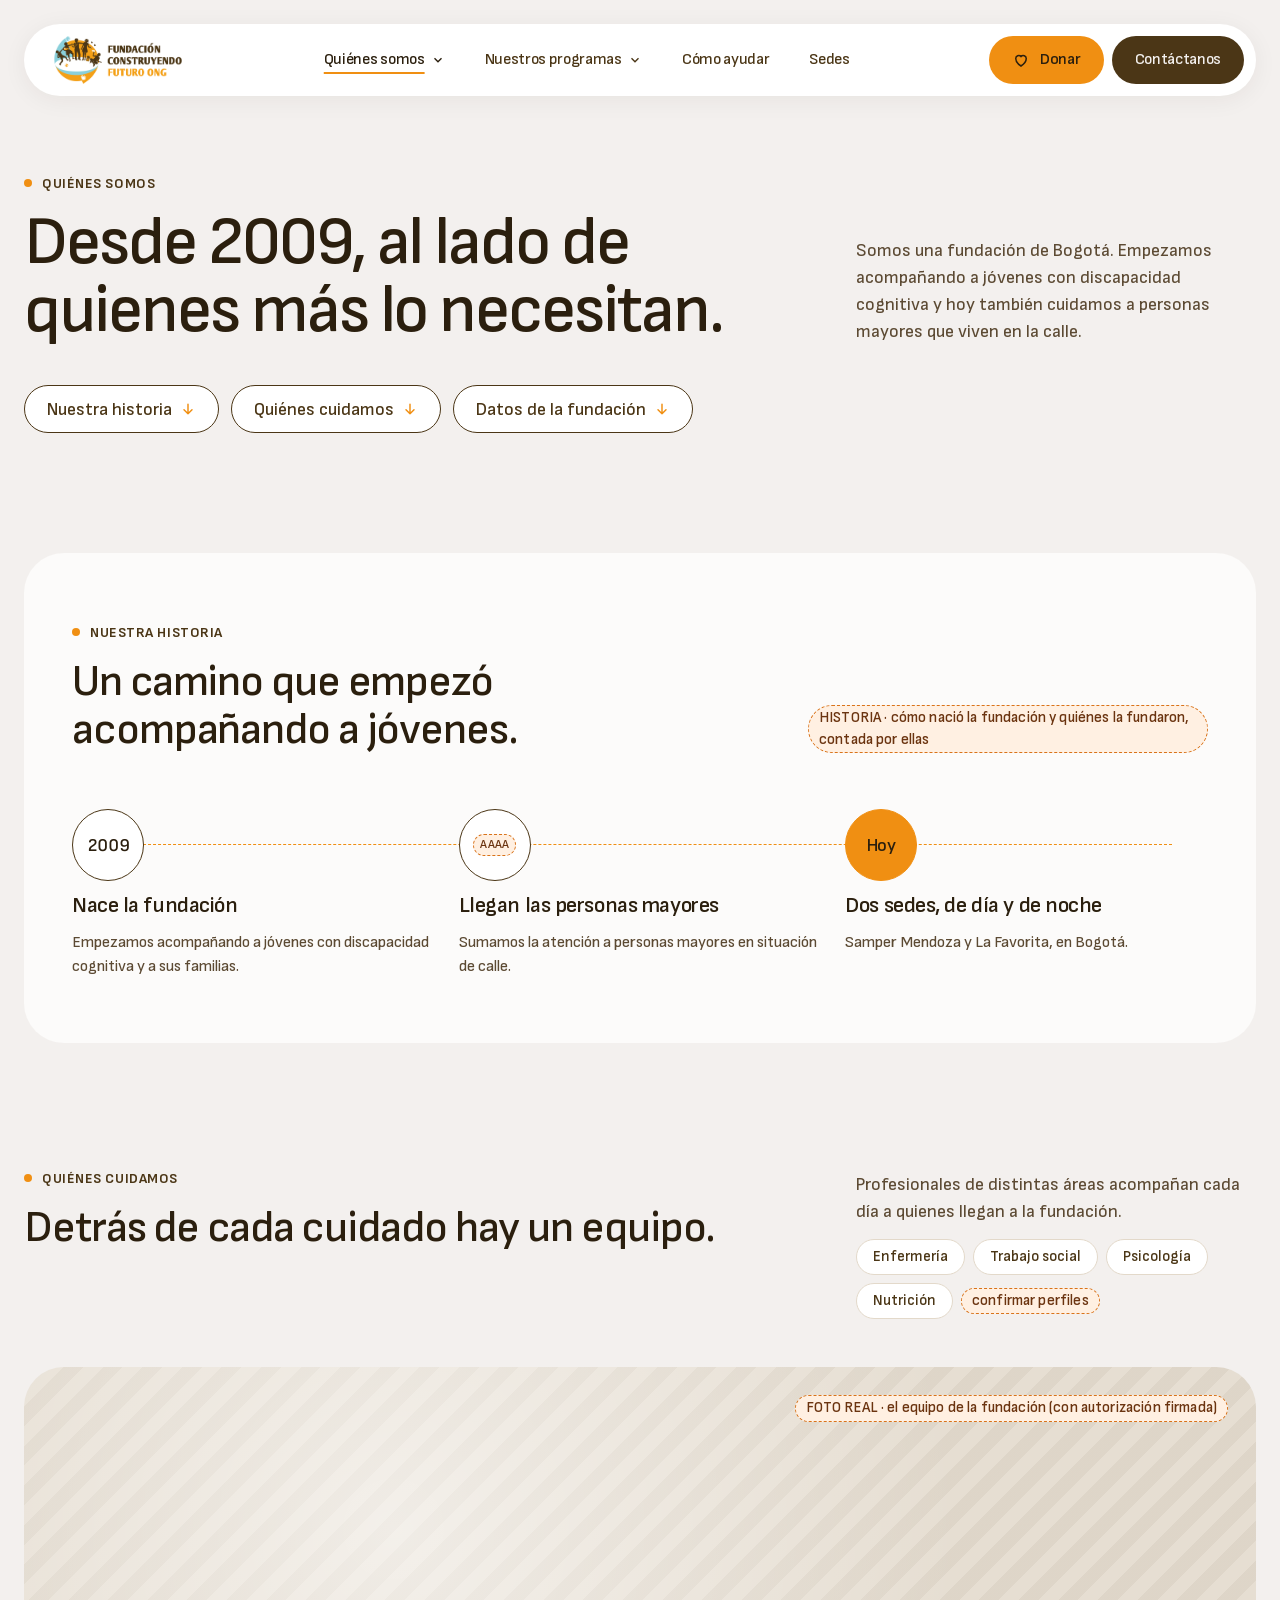
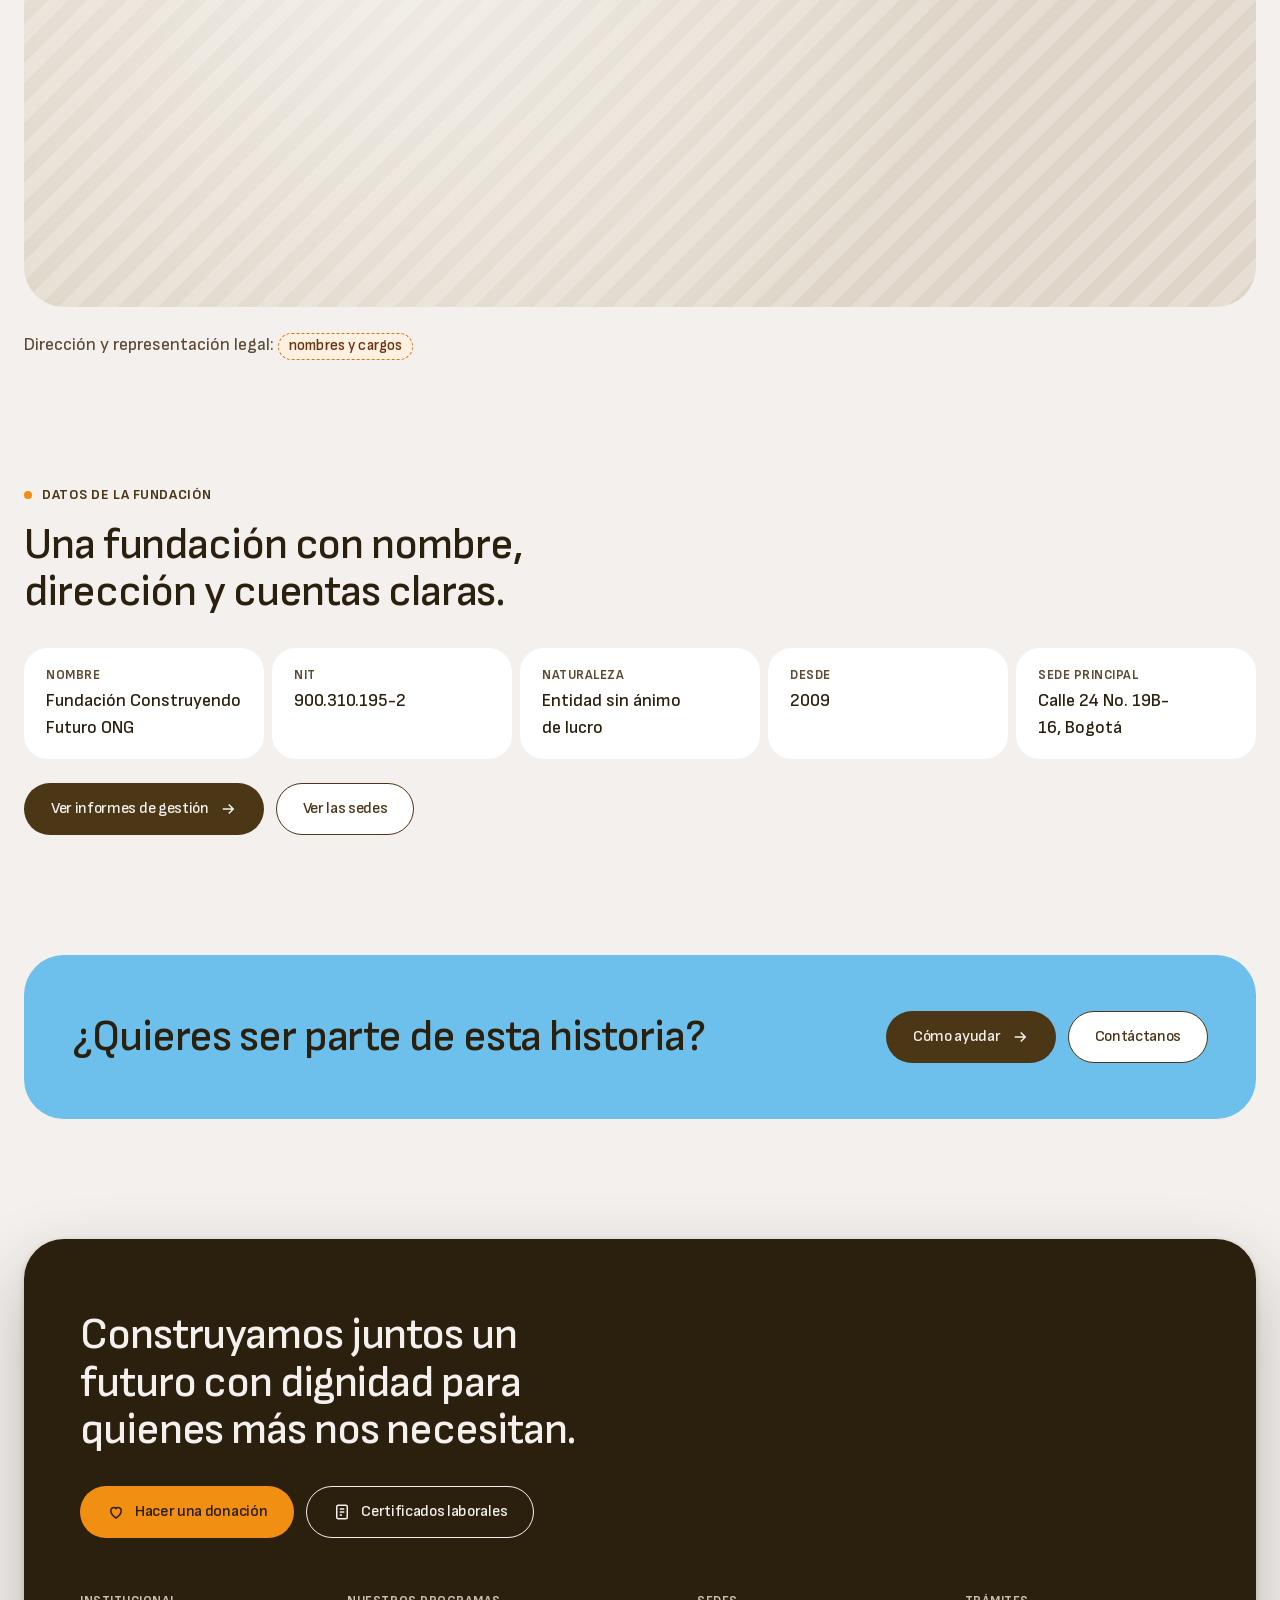
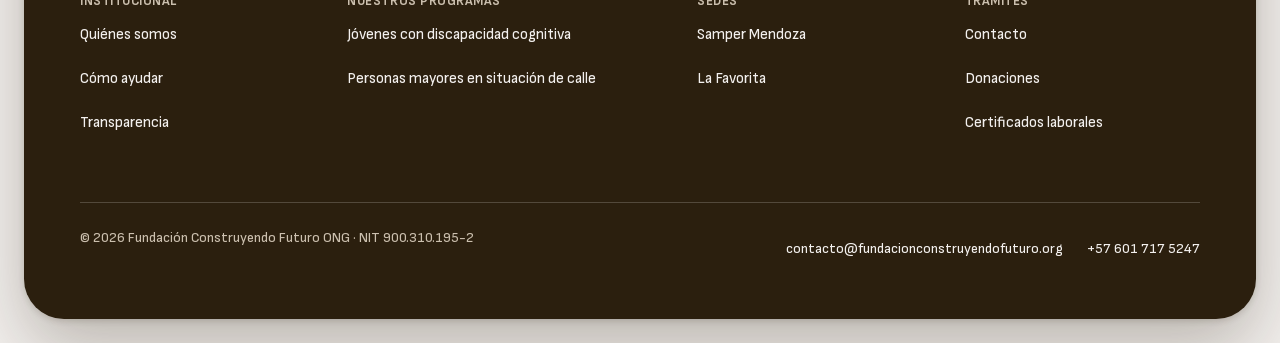
<file: quienes-somos.html>
<!doctype html>
<html lang="es">
<head>
<meta charset="utf-8">
<meta name="viewport" content="width=device-width, initial-scale=1">
<title>Quiénes somos — Fundación Construyendo Futuro</title>
<meta name="description" content="La historia de la Fundación Construyendo Futuro: desde 2009 en Bogotá, acompañando a jóvenes con discapacidad cognitiva y a personas mayores que viven en la calle.">
<meta name="theme-color" content="#F3F0EE">
<meta name="robots" content="noindex, nofollow">
<meta property="og:title" content="Quiénes somos — Fundación Construyendo Futuro">
<meta property="og:description" content="La historia de la Fundación Construyendo Futuro: desde 2009 en Bogotá, acompañando a jóvenes con discapacidad cognitiva y a personas mayores que viven en la calle.">
<meta property="og:type" content="website">
<meta property="og:locale" content="es_CO">
<meta property="og:site_name" content="Fundación Construyendo Futuro">
<meta property="og:url" content="https://gaelserranoaven.github.io/Proyecto-FCF/quienes-somos.html">
<meta property="og:image" content="https://gaelserranoaven.github.io/Proyecto-FCF/assets/img/compartir.png">
<meta property="og:image:width" content="1200">
<meta property="og:image:height" content="630">
<meta property="og:image:alt" content="Fundación Construyendo Futuro: cada persona merece un lugar donde sentirse cuidada.">
<meta name="twitter:card" content="summary_large_image">
<link rel="icon" href="assets/img/icono-48.png" type="image/png" sizes="48x48">
<link rel="apple-touch-icon" href="assets/img/icono-180.png">
<link rel="preload" href="assets/fonts/sofia-sans-latin.woff2" as="font" type="font/woff2" crossorigin>
<link rel="stylesheet" href="assets/css/styles.css">
<script>document.documentElement.classList.add('js');</script>
</head>
<body>
<a class="skip-link" href="#contenido">Saltar al contenido</a>

<header class="site-header">
  <nav class="nav" aria-label="Principal">
    <a class="nav__brand" href="index.html" aria-label="Fundación Construyendo Futuro, inicio">
      <img src="assets/img/logo-fcf.png" alt="Fundación Construyendo Futuro ONG" width="133" height="52">
    </a>

    <button class="nav__toggle" type="button" data-nav-toggle aria-expanded="false" aria-controls="nav-panel" aria-label="Abrir menú">
      <svg class="ico-open" width="22" height="22" viewBox="0 0 24 24" aria-hidden="true" fill="none" stroke="currentColor" stroke-width="2.2" stroke-linecap="round"><path d="M4 7h16M4 12h16M4 17h16"/></svg>
      <svg class="ico-close" width="22" height="22" viewBox="0 0 24 24" aria-hidden="true" fill="none" stroke="currentColor" stroke-width="2.2" stroke-linecap="round"><path d="M6 6l12 12M18 6L6 18"/></svg>
    </button>

    <div class="nav__panel" id="nav-panel" data-nav-panel>
      <ul class="nav__links">
        <li class="dropdown" data-dropdown>
          <button class="nav__link" type="button" data-dropdown-btn aria-expanded="false" aria-controls="menu-quienes" data-here>Quiénes somos <svg class="nav__chevron" width="14" height="14" viewBox="0 0 24 24" aria-hidden="true" fill="none" stroke="currentColor" stroke-width="2.4"><path d="M6 9l6 6 6-6"/></svg></button>
          <div class="dropdown__menu" id="menu-quienes">
            <a class="dropdown__item" href="index.html#nosotros"><strong>Nuestro propósito</strong><span>A quién acompañamos y por qué</span></a>
            <a class="dropdown__item" href="quienes-somos.html" aria-current="page"><strong>Nuestra historia</strong><span>De dónde venimos y quiénes cuidamos</span></a>
            <a class="dropdown__item" href="transparencia.html"><strong>Transparencia</strong><span>Informes de gestión y política de datos</span></a>
          </div>
        </li>
        <li class="dropdown" data-dropdown>
          <button class="nav__link" type="button" data-dropdown-btn aria-expanded="false" aria-controls="menu-programas">Nuestros programas <svg class="nav__chevron" width="14" height="14" viewBox="0 0 24 24" aria-hidden="true" fill="none" stroke="currentColor" stroke-width="2.4"><path d="M6 9l6 6 6-6"/></svg></button>
          <div class="dropdown__menu" id="menu-programas">
            <a class="dropdown__item" href="programa-jovenes.html"><strong>Jóvenes con discapacidad cognitiva</strong><span>Nuestro primer programa</span></a>
            <a class="dropdown__item" href="programa-personas-mayores.html"><strong>Personas mayores</strong><span>En situación de calle</span></a>
          </div>
        </li>
        <li><a class="nav__link" href="como-ayudar.html">Cómo ayudar</a></li>
        <li><a class="nav__link" href="sedes.html">Sedes</a></li>
      </ul>
      <div class="nav__actions">
        <a class="btn btn-donate nav__cta" href="donaciones.html"><svg width="18" height="18" viewBox="0 0 24 24" aria-hidden="true" fill="none" stroke="currentColor" stroke-width="2"><path d="M12 20s-7-4.4-7-10a4 4 0 0 1 7-2.6A4 4 0 0 1 19 10c0 5.6-7 10-7 10z"/></svg> Donar</a>
        <a class="btn btn-primary nav__cta" href="contacto.html">Contáctanos</a>
      </div>
    </div>
  </nav>
</header>

<main id="contenido">

<section class="page-hero container-wide" aria-labelledby="h-qs">
  <div class="head" data-reveal>
    <div class="head__main">
      <span class="eyebrow">Quiénes somos</span>
      <h1 id="h-qs">Desde 2009, al lado de quienes más lo necesitan.</h1>
    </div>
    <p class="head__aside">Somos una fundación de Bogotá. Empezamos acompañando a jóvenes con discapacidad cognitiva y hoy también cuidamos a personas mayores que viven en la calle.</p>
  </div>
  <nav class="page-tabs" aria-label="Secciones de la página">
    <a class="tab" href="#historia">Nuestra historia <svg class="tab__arrow" width="16" height="16" viewBox="0 0 24 24" aria-hidden="true" fill="none" stroke="currentColor" stroke-width="2.2" stroke-linecap="round" stroke-linejoin="round"><path d="M12 5v14M6 13l6 6 6-6"/></svg></a>
    <a class="tab" href="#equipo">Quiénes cuidamos <svg class="tab__arrow" width="16" height="16" viewBox="0 0 24 24" aria-hidden="true" fill="none" stroke="currentColor" stroke-width="2.2" stroke-linecap="round" stroke-linejoin="round"><path d="M12 5v14M6 13l6 6 6-6"/></svg></a>
    <a class="tab" href="#datos">Datos de la fundación <svg class="tab__arrow" width="16" height="16" viewBox="0 0 24 24" aria-hidden="true" fill="none" stroke="currentColor" stroke-width="2.2" stroke-linecap="round" stroke-linejoin="round"><path d="M12 5v14M6 13l6 6 6-6"/></svg></a>
  </nav>
</section>

<section class="section container-wide" id="historia" aria-labelledby="h-hist">
  <div class="panel" data-reveal>
    <div class="head">
      <div class="head__main">
        <span class="eyebrow">Nuestra historia</span>
        <h2 id="h-hist">Un camino que empezó acompañando a jóvenes.</h2>
      </div>
      <p class="head__aside"><span class="pendiente">HISTORIA · cómo nació la fundación y quiénes la fundaron, contada por ellas</span></p>
    </div>
    <div class="steps steps--years">
      <div class="steps__line" aria-hidden="true"></div>
      <ol>
        <li class="step"><span class="step__n">2009</span><strong>Nace la fundación</strong><span class="d">Empezamos acompañando a jóvenes con discapacidad cognitiva y a sus familias.</span></li>
        <li class="step"><span class="step__n"><span class="pendiente">AAAA</span></span><strong>Llegan las personas mayores</strong><span class="d">Sumamos la atención a personas mayores en situación de calle.</span></li>
        <li class="step step--last"><span class="step__n">Hoy</span><strong>Dos sedes, de día y de noche</strong><span class="d">Samper Mendoza y La Favorita, en Bogotá.</span></li>
      </ol>
    </div>
  </div>
</section>

<section class="section container-wide" id="equipo" aria-labelledby="h-eq">
  <div class="head head--top" data-reveal>
    <div class="head__main">
      <span class="eyebrow">Quiénes cuidamos</span>
      <h2 id="h-eq">Detrás de cada cuidado hay un equipo.</h2>
    </div>
    <div class="head__aside">
      <p>Profesionales de distintas áreas acompañan cada día a quienes llegan a la fundación.</p>
      <div class="chips" style="margin-top:14px"><span class="chip">Enfermería</span><span class="chip">Trabajo social</span><span class="chip">Psicología</span><span class="chip">Nutrición</span><span class="pendiente">confirmar perfiles</span></div>
    </div>
  </div>
  <div class="frame" data-reveal>
    <div class="frame__photo ph-img" role="img" aria-label="Espacio para fotografía del equipo de la fundación">
      <span class="pendiente">FOTO REAL · el equipo de la fundación (con autorización firmada)</span>
    </div>
  </div>
  <p class="team-note" data-reveal>Dirección y representación legal: <span class="pendiente">nombres y cargos</span></p>
</section>

<section class="section container-wide" id="datos" aria-labelledby="h-dat">
  <div class="head" data-reveal>
    <div class="head__main">
      <span class="eyebrow">Datos de la fundación</span>
      <h2 id="h-dat">Una fundación con nombre, dirección y cuentas claras.</h2>
    </div>
  </div>
  <div style="margin-top:32px" data-reveal>
    <dl class="ficha"><div><dt>Nombre</dt><dd>Fundación Construyendo Futuro ONG</dd></div><div><dt>NIT</dt><dd>900.310.195-2</dd></div><div><dt>Naturaleza</dt><dd>Entidad sin ánimo de lucro</dd></div><div><dt>Desde</dt><dd>2009</dd></div><div><dt>Sede principal</dt><dd>Calle 24 No. 19B-16, Bogotá</dd></div></dl>
  </div>
  <div class="actions" style="margin-top:24px" data-reveal><a class="btn btn-primary" href="transparencia.html">Ver informes de gestión <svg width="18" height="18" viewBox="0 0 24 24" aria-hidden="true" fill="none" stroke="currentColor" stroke-width="2"><path d="M5 12h14M13 6l6 6-6 6"/></svg></a><a class="btn btn-outline" href="sedes.html">Ver las sedes</a></div>
</section>

<section class="section container-wide" aria-label="Llamado a la acción">
  <div class="cta-band" data-reveal>
    <h2>¿Quieres ser parte de esta historia?</h2>
    <div class="actions"><a class="btn btn-primary" href="como-ayudar.html">Cómo ayudar <svg width="18" height="18" viewBox="0 0 24 24" aria-hidden="true" fill="none" stroke="currentColor" stroke-width="2"><path d="M5 12h14M13 6l6 6-6 6"/></svg></a><a class="btn btn-outline" href="contacto.html">Contáctanos</a></div>
  </div>
</section>
</main>

<footer class="site-footer on-dark">
  <div class="footer__inner">
    <div class="footer__top">
      <p class="footer__claim">Construyamos juntos un futuro con dignidad para quienes más nos necesitan.</p>
      <div class="footer__actions">
        <a class="btn btn-donate" href="donaciones.html"><svg width="18" height="18" viewBox="0 0 24 24" aria-hidden="true" fill="none" stroke="currentColor" stroke-width="2"><path d="M12 20s-7-4.4-7-10a4 4 0 0 1 7-2.6A4 4 0 0 1 19 10c0 5.6-7 10-7 10z"/></svg> Hacer una donación</a>
        <a class="btn btn-outline-light" href="certificados.html"><svg width="18" height="18" viewBox="0 0 24 24" aria-hidden="true" fill="none" stroke="currentColor" stroke-width="2"><rect x="5" y="3" width="14" height="18" rx="2"/><path d="M9 8h6M9 12h6M9 16h3"/></svg> Certificados laborales</a>
      </div>
    </div>

    <div class="footer__cols">
      <nav class="footer__col" aria-labelledby="f-inst">
        <h2 id="f-inst">Institucional</h2>
        <a href="quienes-somos.html">Quiénes somos</a>
        <a href="como-ayudar.html">Cómo ayudar</a>
        <a href="transparencia.html">Transparencia</a>
      </nav>
      <nav class="footer__col footer__col--programs" aria-labelledby="f-prog">
        <h2 id="f-prog">Nuestros programas</h2>
        <a href="programa-jovenes.html">Jóvenes con discapacidad cognitiva</a>
        <a href="programa-personas-mayores.html">Personas mayores en situación de calle</a>
      </nav>
      <nav class="footer__col" aria-labelledby="f-sedes">
        <h2 id="f-sedes">Sedes</h2>
        <a href="sedes.html#samper-mendoza">Samper Mendoza</a>
        <a href="sedes.html#la-favorita">La Favorita</a>
      </nav>
      <nav class="footer__col" aria-labelledby="f-tram">
        <h2 id="f-tram">Trámites</h2>
        <a href="contacto.html">Contacto</a>
        <a href="donaciones.html">Donaciones</a>
        <a href="certificados.html">Certificados laborales</a>
      </nav>
    </div>

    <div class="footer__legal">
      <span>© 2026 Fundación Construyendo Futuro ONG · NIT 900.310.195-2</span>
      <span class="contact-links"><a href="mailto:contacto@fundacionconstruyendofuturo.org">contacto<wbr>@fundacionconstruyendofuturo.org</a><a href="tel:+576017175247">+57 601 717 5247</a></span>
    </div>
  </div>
</footer>

<script src="assets/js/main.js" defer></script>
</body>
</html>
</file>
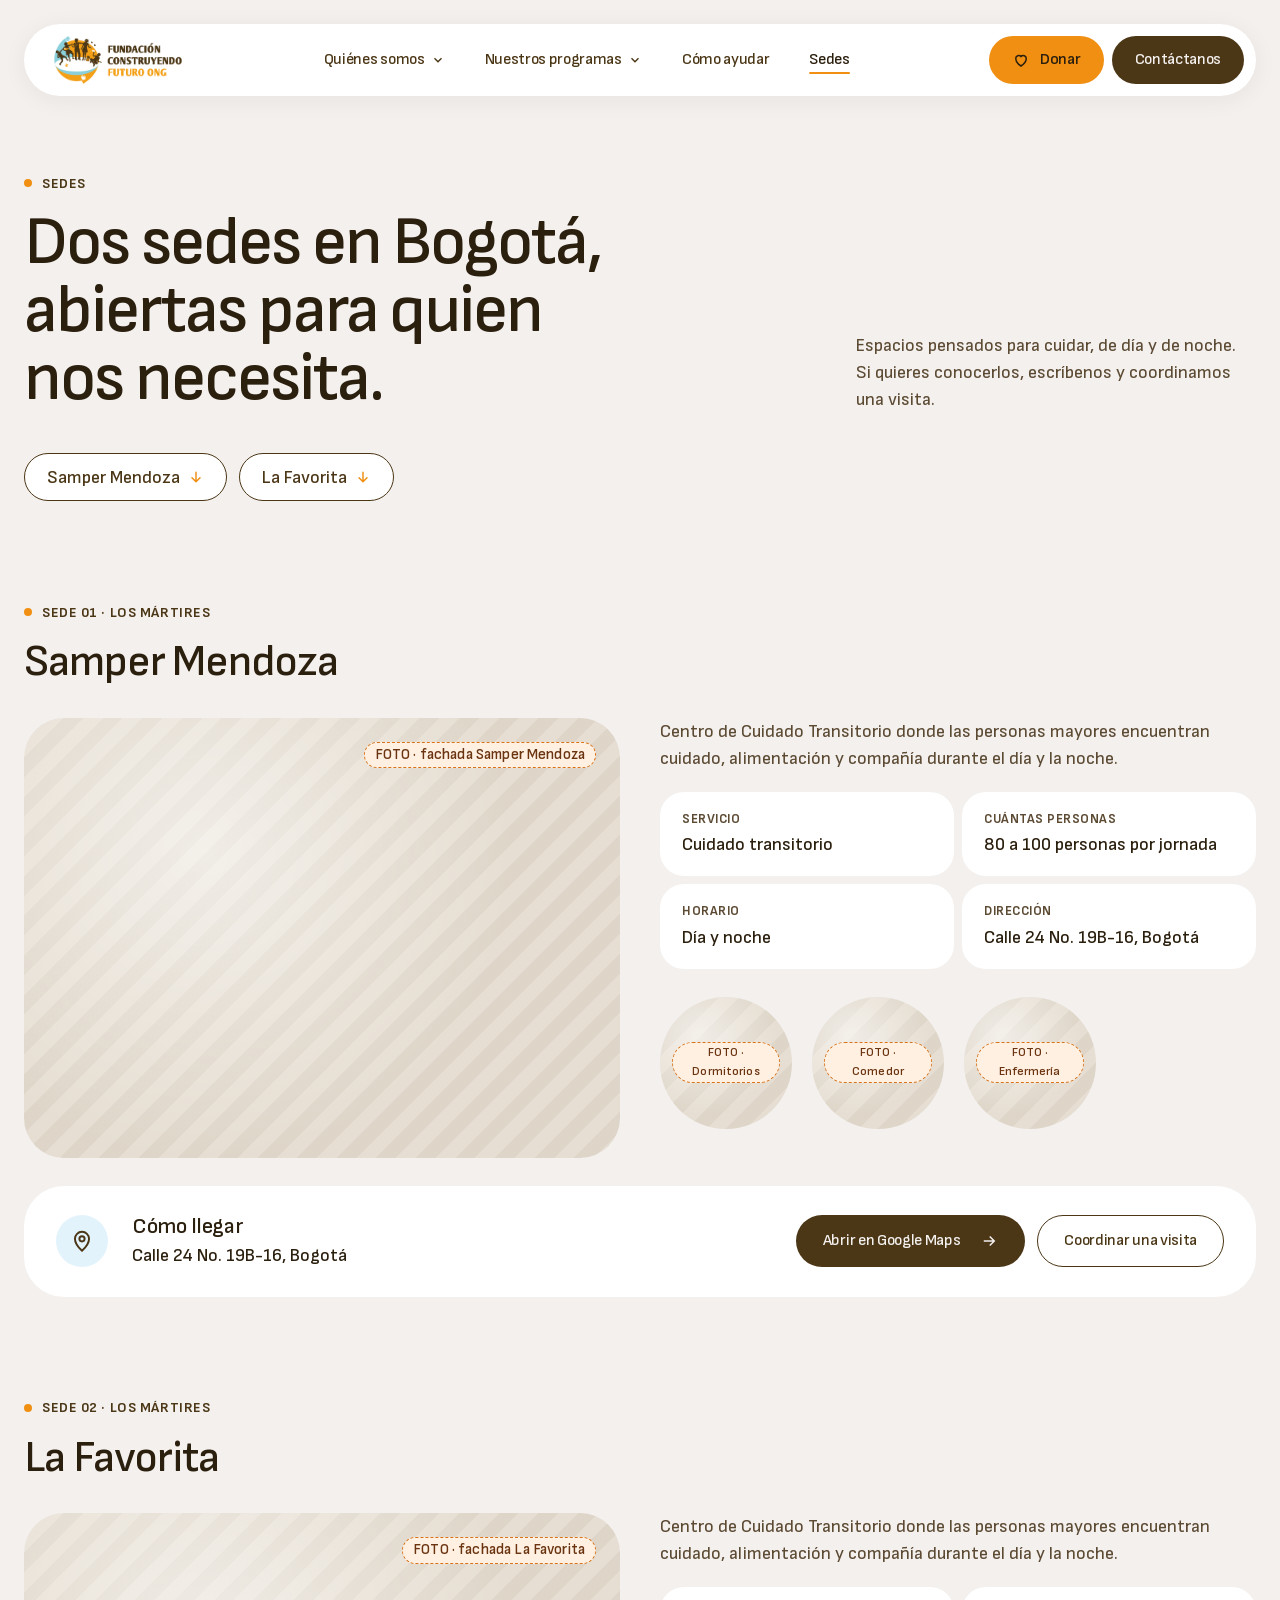
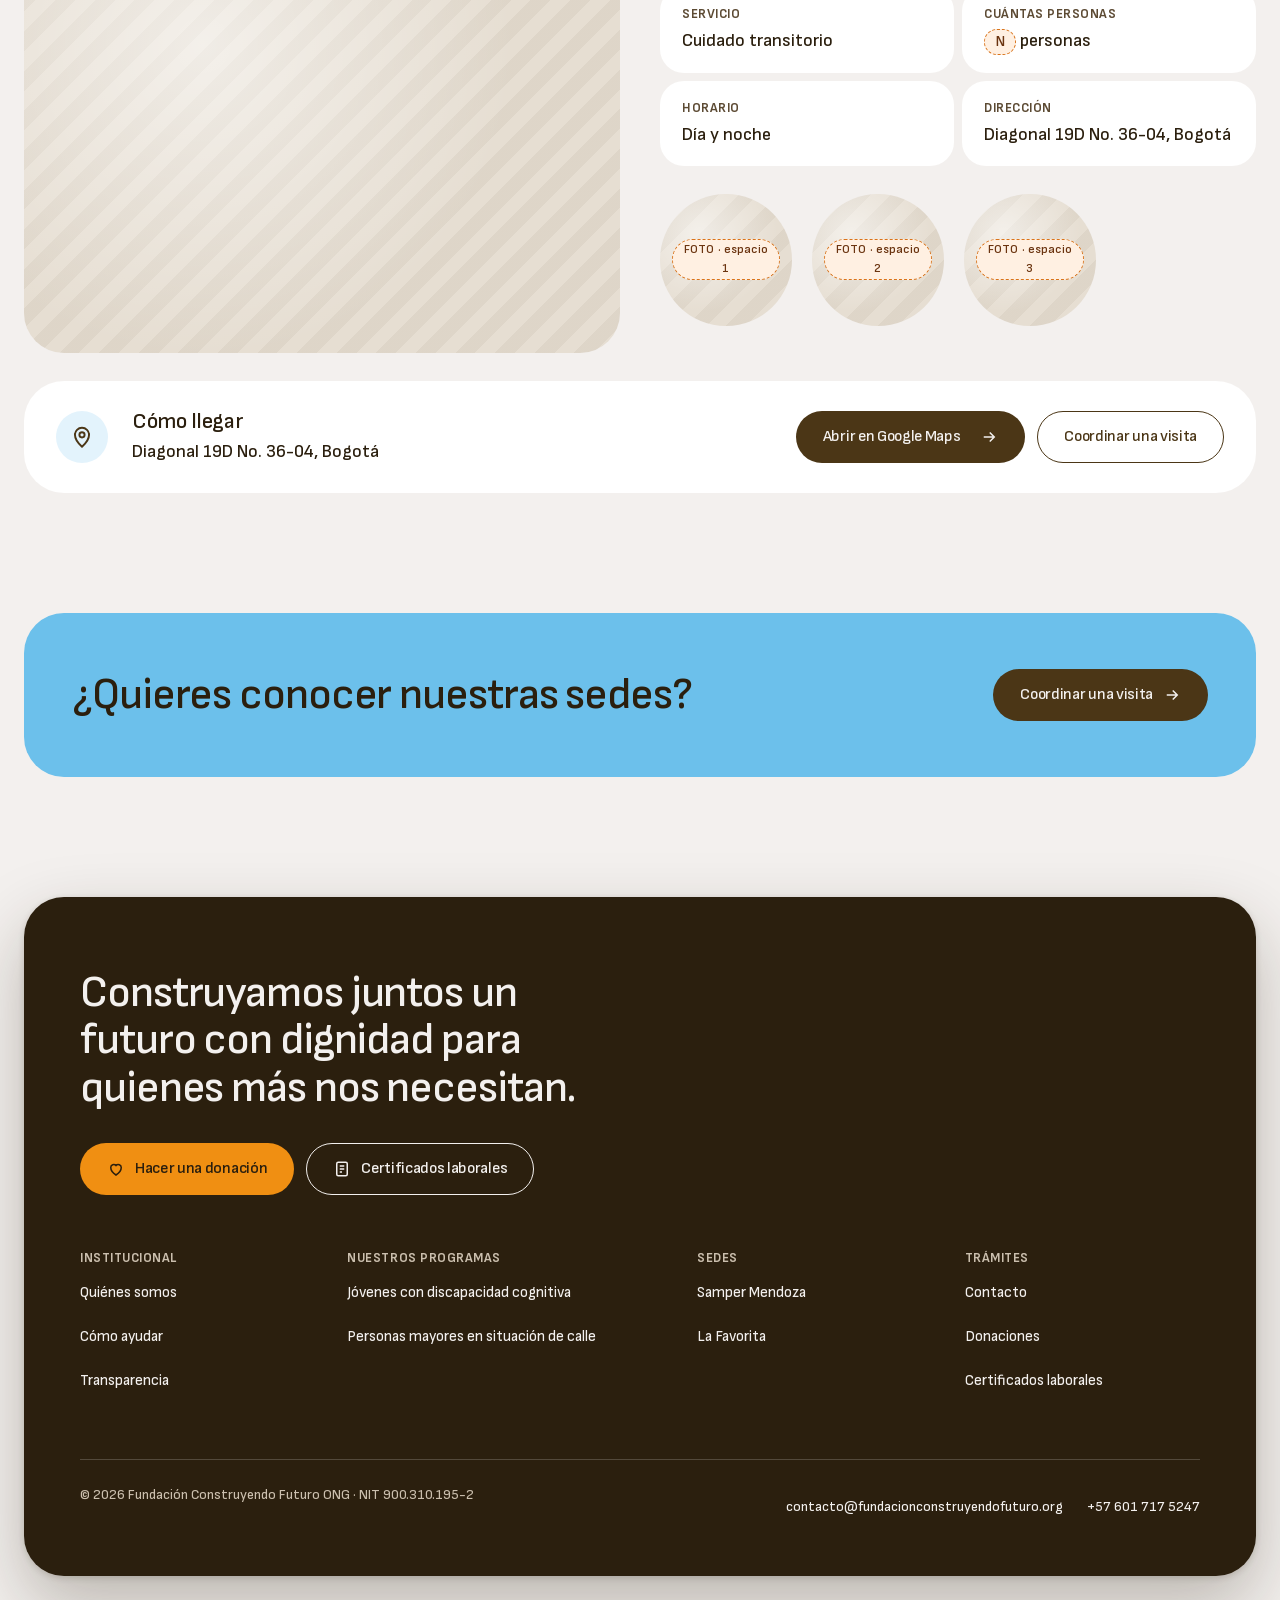
<file: sedes.html>
<!doctype html>
<html lang="es">
<head>
<meta charset="utf-8">
<meta name="viewport" content="width=device-width, initial-scale=1">
<title>Sedes — Fundación Construyendo Futuro</title>
<meta name="description" content="Samper Mendoza y La Favorita: las dos sedes de la Fundación Construyendo Futuro en Bogotá, abiertas de día y de noche.">
<meta name="theme-color" content="#F3F0EE">
<meta name="robots" content="noindex, nofollow">
<meta property="og:title" content="Sedes — Fundación Construyendo Futuro">
<meta property="og:description" content="Samper Mendoza y La Favorita: las dos sedes de la Fundación Construyendo Futuro en Bogotá, abiertas de día y de noche.">
<meta property="og:type" content="website">
<meta property="og:locale" content="es_CO">
<meta property="og:site_name" content="Fundación Construyendo Futuro">
<meta property="og:url" content="https://gaelserranoaven.github.io/Proyecto-FCF/sedes.html">
<meta property="og:image" content="https://gaelserranoaven.github.io/Proyecto-FCF/assets/img/compartir.png">
<meta property="og:image:width" content="1200">
<meta property="og:image:height" content="630">
<meta property="og:image:alt" content="Fundación Construyendo Futuro: cada persona merece un lugar donde sentirse cuidada.">
<meta name="twitter:card" content="summary_large_image">
<link rel="icon" href="assets/img/icono-48.png" type="image/png" sizes="48x48">
<link rel="apple-touch-icon" href="assets/img/icono-180.png">
<link rel="preload" href="assets/fonts/sofia-sans-latin.woff2" as="font" type="font/woff2" crossorigin>
<link rel="stylesheet" href="assets/css/styles.css">
<script>document.documentElement.classList.add('js');</script>
</head>
<body>
<a class="skip-link" href="#contenido">Saltar al contenido</a>

<header class="site-header">
  <nav class="nav" aria-label="Principal">
    <a class="nav__brand" href="index.html" aria-label="Fundación Construyendo Futuro, inicio">
      <img src="assets/img/logo-fcf.png" alt="Fundación Construyendo Futuro ONG" width="133" height="52">
    </a>

    <button class="nav__toggle" type="button" data-nav-toggle aria-expanded="false" aria-controls="nav-panel" aria-label="Abrir menú">
      <svg class="ico-open" width="22" height="22" viewBox="0 0 24 24" aria-hidden="true" fill="none" stroke="currentColor" stroke-width="2.2" stroke-linecap="round"><path d="M4 7h16M4 12h16M4 17h16"/></svg>
      <svg class="ico-close" width="22" height="22" viewBox="0 0 24 24" aria-hidden="true" fill="none" stroke="currentColor" stroke-width="2.2" stroke-linecap="round"><path d="M6 6l12 12M18 6L6 18"/></svg>
    </button>

    <div class="nav__panel" id="nav-panel" data-nav-panel>
      <ul class="nav__links">
        <li class="dropdown" data-dropdown>
          <button class="nav__link" type="button" data-dropdown-btn aria-expanded="false" aria-controls="menu-quienes">Quiénes somos <svg class="nav__chevron" width="14" height="14" viewBox="0 0 24 24" aria-hidden="true" fill="none" stroke="currentColor" stroke-width="2.4"><path d="M6 9l6 6 6-6"/></svg></button>
          <div class="dropdown__menu" id="menu-quienes">
            <a class="dropdown__item" href="index.html#nosotros"><strong>Nuestro propósito</strong><span>A quién acompañamos y por qué</span></a>
            <a class="dropdown__item" href="quienes-somos.html"><strong>Nuestra historia</strong><span>De dónde venimos y quiénes cuidamos</span></a>
            <a class="dropdown__item" href="transparencia.html"><strong>Transparencia</strong><span>Informes de gestión y política de datos</span></a>
          </div>
        </li>
        <li class="dropdown" data-dropdown>
          <button class="nav__link" type="button" data-dropdown-btn aria-expanded="false" aria-controls="menu-programas">Nuestros programas <svg class="nav__chevron" width="14" height="14" viewBox="0 0 24 24" aria-hidden="true" fill="none" stroke="currentColor" stroke-width="2.4"><path d="M6 9l6 6 6-6"/></svg></button>
          <div class="dropdown__menu" id="menu-programas">
            <a class="dropdown__item" href="programa-jovenes.html"><strong>Jóvenes con discapacidad cognitiva</strong><span>Nuestro primer programa</span></a>
            <a class="dropdown__item" href="programa-personas-mayores.html"><strong>Personas mayores</strong><span>En situación de calle</span></a>
          </div>
        </li>
        <li><a class="nav__link" href="como-ayudar.html">Cómo ayudar</a></li>
        <li><a class="nav__link" href="sedes.html" aria-current="page">Sedes</a></li>
      </ul>
      <div class="nav__actions">
        <a class="btn btn-donate nav__cta" href="donaciones.html"><svg width="18" height="18" viewBox="0 0 24 24" aria-hidden="true" fill="none" stroke="currentColor" stroke-width="2"><path d="M12 20s-7-4.4-7-10a4 4 0 0 1 7-2.6A4 4 0 0 1 19 10c0 5.6-7 10-7 10z"/></svg> Donar</a>
        <a class="btn btn-primary nav__cta" href="contacto.html">Contáctanos</a>
      </div>
    </div>
  </nav>
</header>

<main id="contenido">

<section class="page-hero container-wide" aria-labelledby="h-sedes-p">
  <div class="head" data-reveal>
    <div class="head__main">
      <span class="eyebrow">Sedes</span>
      <h1 id="h-sedes-p">Dos sedes en Bogotá, abiertas para quien nos necesita.</h1>
    </div>
    <p class="head__aside">Espacios pensados para cuidar, de día y de noche. Si quieres conocerlos, escríbenos y coordinamos una visita.</p>
  </div>
  <nav class="page-tabs" aria-label="Sedes">
    <a class="tab" href="#samper-mendoza">Samper Mendoza <svg class="tab__arrow" width="16" height="16" viewBox="0 0 24 24" aria-hidden="true" fill="none" stroke="currentColor" stroke-width="2.2" stroke-linecap="round" stroke-linejoin="round"><path d="M12 5v14M6 13l6 6 6-6"/></svg></a>
    <a class="tab" href="#la-favorita">La Favorita <svg class="tab__arrow" width="16" height="16" viewBox="0 0 24 24" aria-hidden="true" fill="none" stroke="currentColor" stroke-width="2.2" stroke-linecap="round" stroke-linejoin="round"><path d="M12 5v14M6 13l6 6 6-6"/></svg></a>
  </nav>
</section>

<section class="sede container-wide" id="samper-mendoza" aria-labelledby="h-samper-mendoza">
  <div class="head" data-reveal>
    <div class="head__main">
      <span class="eyebrow">Sede 01 · Los Mártires</span>
      <h2 id="h-samper-mendoza">Samper Mendoza</h2>
    </div>
  </div>
  <div class="sede__grid">
    <div data-reveal>
      <div class="sede__photo ph-img" role="img" aria-label="Espacio para fotografía de la fachada de Samper Mendoza"><span class="pendiente">FOTO · fachada Samper Mendoza</span></div>
    </div>
    <div class="sede__info" data-reveal>
      <p>Centro de Cuidado Transitorio donde las personas mayores encuentran cuidado, alimentación y compañía durante el día y la noche.</p>
      <dl class="ficha"><div><dt>Servicio</dt><dd>Cuidado transitorio</dd></div><div><dt>Cuántas personas</dt><dd>80 a 100 personas por jornada</dd></div><div><dt>Horario</dt><dd>Día y noche</dd></div><div><dt>Dirección</dt><dd>Calle 24 No. 19B-16, Bogotá</dd></div></dl>
      <div class="gallery"><figure><div class="portrait ph-img" role="img" aria-label="Espacio para fotografía: Dormitorios"><span class="pendiente">FOTO · Dormitorios</span></div><figcaption class="sr-only">Dormitorios</figcaption></figure><figure><div class="portrait ph-img" role="img" aria-label="Espacio para fotografía: Comedor"><span class="pendiente">FOTO · Comedor</span></div><figcaption class="sr-only">Comedor</figcaption></figure><figure><div class="portrait ph-img" role="img" aria-label="Espacio para fotografía: Enfermería"><span class="pendiente">FOTO · Enfermería</span></div><figcaption class="sr-only">Enfermería</figcaption></figure></div>
    </div>
  </div>
  <div class="map" data-reveal>
    <span class="ico" aria-hidden="true"><svg width="26" height="26" viewBox="0 0 24 24" fill="none" stroke="currentColor" stroke-width="1.8" stroke-linecap="round" stroke-linejoin="round"><path d="M12 21s-6.5-5.7-6.5-11a6.5 6.5 0 0 1 13 0c0 5.3-6.5 11-6.5 11z"/><circle cx="12" cy="10" r="2.4"/></svg></span>
    <div class="map__text"><h3>Cómo llegar</h3><p>Calle 24 No. 19B-16, Bogotá</p></div>
    <div class="actions"><a class="btn btn-primary" href="https://www.google.com/maps/search/?api=1&query=Calle%2024%20No.%2019B-16%2C%20Bogot%C3%A1" target="_blank" rel="noopener">Abrir en Google Maps<span class="sr-only"> (se abre en una pestaña nueva)</span> <svg width="18" height="18" viewBox="0 0 24 24" aria-hidden="true" fill="none" stroke="currentColor" stroke-width="2"><path d="M5 12h14M13 6l6 6-6 6"/></svg></a><a class="btn btn-outline" href="contacto.html">Coordinar una visita</a></div>
  </div>
</section>
<section class="sede container-wide" id="la-favorita" aria-labelledby="h-la-favorita">
  <div class="head" data-reveal>
    <div class="head__main">
      <span class="eyebrow">Sede 02 · Los Mártires</span>
      <h2 id="h-la-favorita">La Favorita</h2>
    </div>
  </div>
  <div class="sede__grid">
    <div data-reveal>
      <div class="sede__photo ph-img" role="img" aria-label="Espacio para fotografía de la fachada de La Favorita"><span class="pendiente">FOTO · fachada La Favorita</span></div>
    </div>
    <div class="sede__info" data-reveal>
      <p>Centro de Cuidado Transitorio donde las personas mayores encuentran cuidado, alimentación y compañía durante el día y la noche.</p>
      <dl class="ficha"><div><dt>Servicio</dt><dd>Cuidado transitorio</dd></div><div><dt>Cuántas personas</dt><dd><span class="pendiente">N</span> personas</dd></div><div><dt>Horario</dt><dd>Día y noche</dd></div><div><dt>Dirección</dt><dd>Diagonal 19D No. 36-04, Bogotá</dd></div></dl>
      <div class="gallery"><figure><div class="portrait ph-img" role="img" aria-label="Espacio para fotografía: espacio 1"><span class="pendiente">FOTO · espacio 1</span></div><figcaption class="sr-only"><span class="pendiente">espacio</span></figcaption></figure><figure><div class="portrait ph-img" role="img" aria-label="Espacio para fotografía: espacio 2"><span class="pendiente">FOTO · espacio 2</span></div><figcaption class="sr-only"><span class="pendiente">espacio</span></figcaption></figure><figure><div class="portrait ph-img" role="img" aria-label="Espacio para fotografía: espacio 3"><span class="pendiente">FOTO · espacio 3</span></div><figcaption class="sr-only"><span class="pendiente">espacio</span></figcaption></figure></div>
    </div>
  </div>
  <div class="map" data-reveal>
    <span class="ico" aria-hidden="true"><svg width="26" height="26" viewBox="0 0 24 24" fill="none" stroke="currentColor" stroke-width="1.8" stroke-linecap="round" stroke-linejoin="round"><path d="M12 21s-6.5-5.7-6.5-11a6.5 6.5 0 0 1 13 0c0 5.3-6.5 11-6.5 11z"/><circle cx="12" cy="10" r="2.4"/></svg></span>
    <div class="map__text"><h3>Cómo llegar</h3><p>Diagonal 19D No. 36-04, Bogotá</p></div>
    <div class="actions"><a class="btn btn-primary" href="https://www.google.com/maps/search/?api=1&query=Diagonal%2019D%20No.%2036-04%2C%20Bogot%C3%A1" target="_blank" rel="noopener">Abrir en Google Maps<span class="sr-only"> (se abre en una pestaña nueva)</span> <svg width="18" height="18" viewBox="0 0 24 24" aria-hidden="true" fill="none" stroke="currentColor" stroke-width="2"><path d="M5 12h14M13 6l6 6-6 6"/></svg></a><a class="btn btn-outline" href="contacto.html">Coordinar una visita</a></div>
  </div>
</section>
<section class="section container-wide" aria-label="Llamado a la acción">
  <div class="cta-band" data-reveal>
    <h2>¿Quieres conocer nuestras sedes?</h2>
    <div class="actions"><a class="btn btn-primary" href="contacto.html">Coordinar una visita <svg width="18" height="18" viewBox="0 0 24 24" aria-hidden="true" fill="none" stroke="currentColor" stroke-width="2"><path d="M5 12h14M13 6l6 6-6 6"/></svg></a></div>
  </div>
</section>
</main>

<footer class="site-footer on-dark">
  <div class="footer__inner">
    <div class="footer__top">
      <p class="footer__claim">Construyamos juntos un futuro con dignidad para quienes más nos necesitan.</p>
      <div class="footer__actions">
        <a class="btn btn-donate" href="donaciones.html"><svg width="18" height="18" viewBox="0 0 24 24" aria-hidden="true" fill="none" stroke="currentColor" stroke-width="2"><path d="M12 20s-7-4.4-7-10a4 4 0 0 1 7-2.6A4 4 0 0 1 19 10c0 5.6-7 10-7 10z"/></svg> Hacer una donación</a>
        <a class="btn btn-outline-light" href="certificados.html"><svg width="18" height="18" viewBox="0 0 24 24" aria-hidden="true" fill="none" stroke="currentColor" stroke-width="2"><rect x="5" y="3" width="14" height="18" rx="2"/><path d="M9 8h6M9 12h6M9 16h3"/></svg> Certificados laborales</a>
      </div>
    </div>

    <div class="footer__cols">
      <nav class="footer__col" aria-labelledby="f-inst">
        <h2 id="f-inst">Institucional</h2>
        <a href="quienes-somos.html">Quiénes somos</a>
        <a href="como-ayudar.html">Cómo ayudar</a>
        <a href="transparencia.html">Transparencia</a>
      </nav>
      <nav class="footer__col footer__col--programs" aria-labelledby="f-prog">
        <h2 id="f-prog">Nuestros programas</h2>
        <a href="programa-jovenes.html">Jóvenes con discapacidad cognitiva</a>
        <a href="programa-personas-mayores.html">Personas mayores en situación de calle</a>
      </nav>
      <nav class="footer__col" aria-labelledby="f-sedes">
        <h2 id="f-sedes">Sedes</h2>
        <a href="sedes.html#samper-mendoza">Samper Mendoza</a>
        <a href="sedes.html#la-favorita">La Favorita</a>
      </nav>
      <nav class="footer__col" aria-labelledby="f-tram">
        <h2 id="f-tram">Trámites</h2>
        <a href="contacto.html">Contacto</a>
        <a href="donaciones.html">Donaciones</a>
        <a href="certificados.html">Certificados laborales</a>
      </nav>
    </div>

    <div class="footer__legal">
      <span>© 2026 Fundación Construyendo Futuro ONG · NIT 900.310.195-2</span>
      <span class="contact-links"><a href="mailto:contacto@fundacionconstruyendofuturo.org">contacto<wbr>@fundacionconstruyendofuturo.org</a><a href="tel:+576017175247">+57 601 717 5247</a></span>
    </div>
  </div>
</footer>

<script src="assets/js/main.js" defer></script>
</body>
</html>
</file>
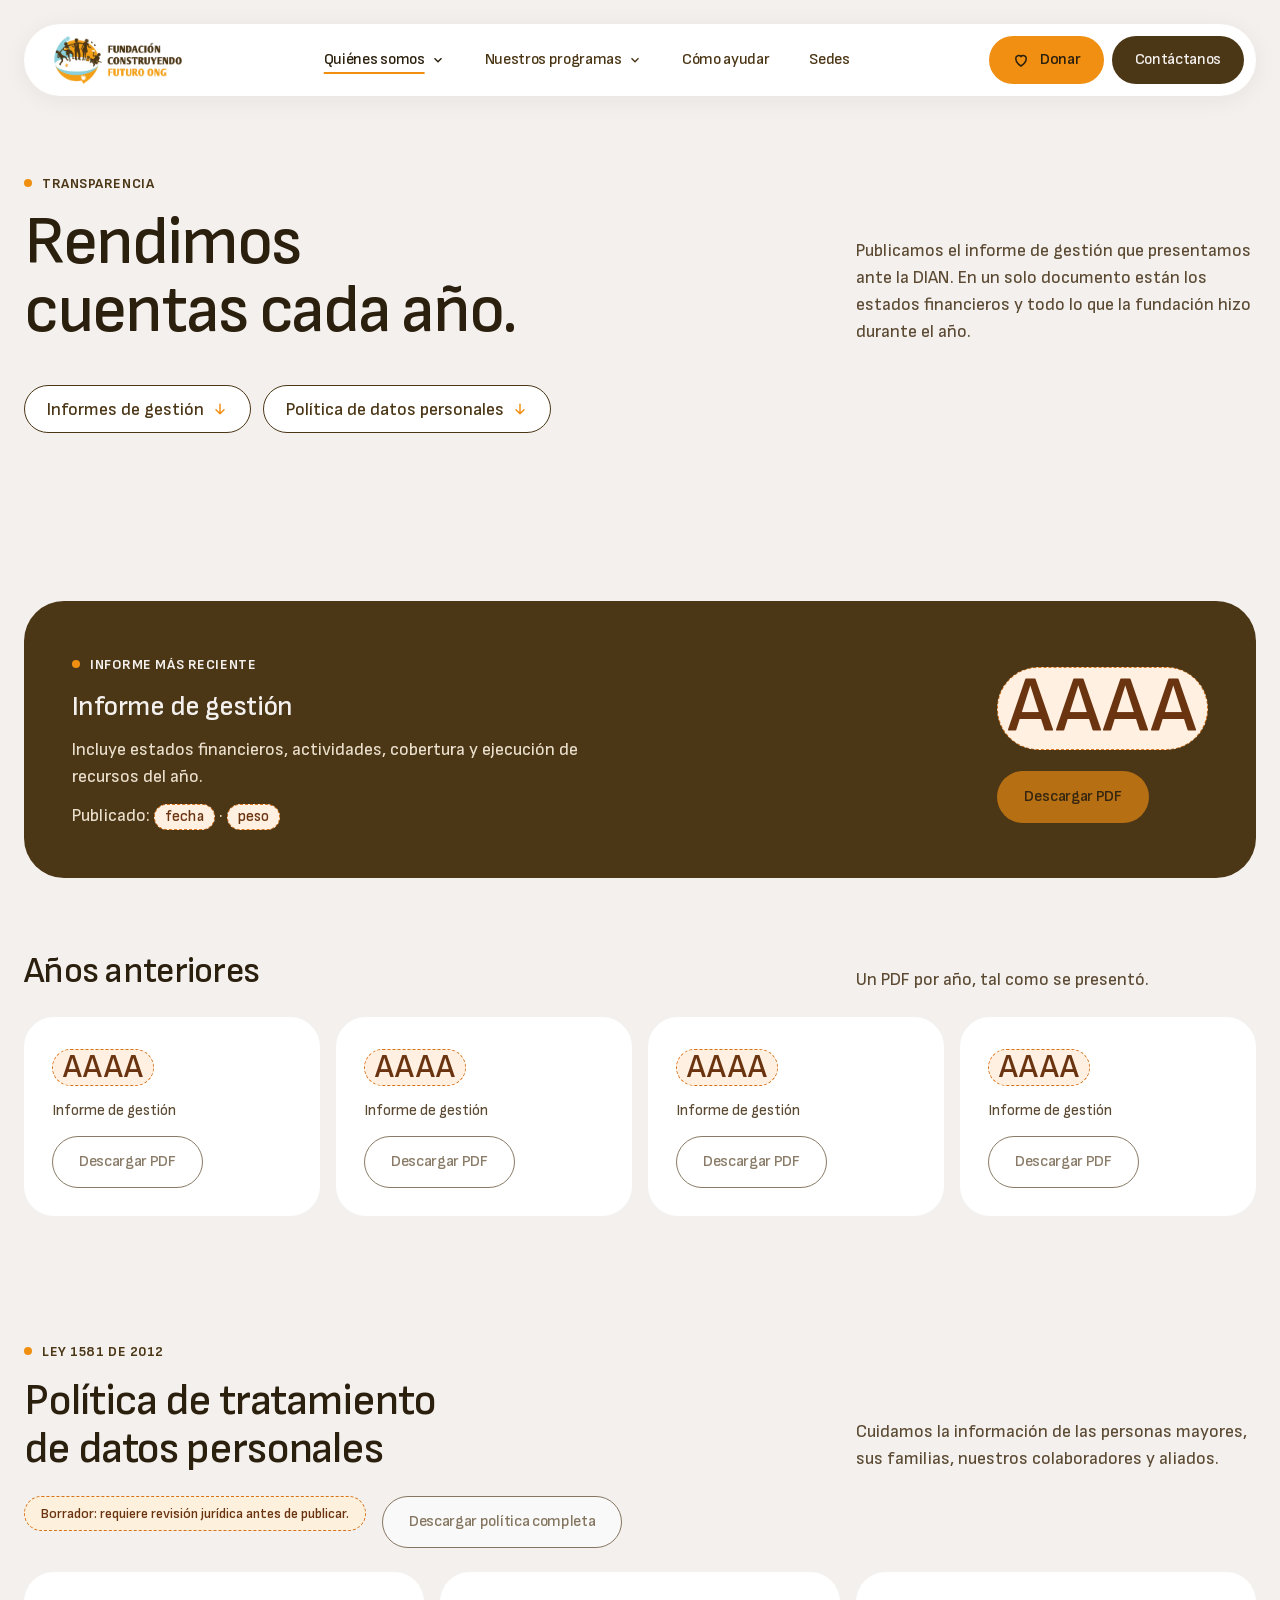
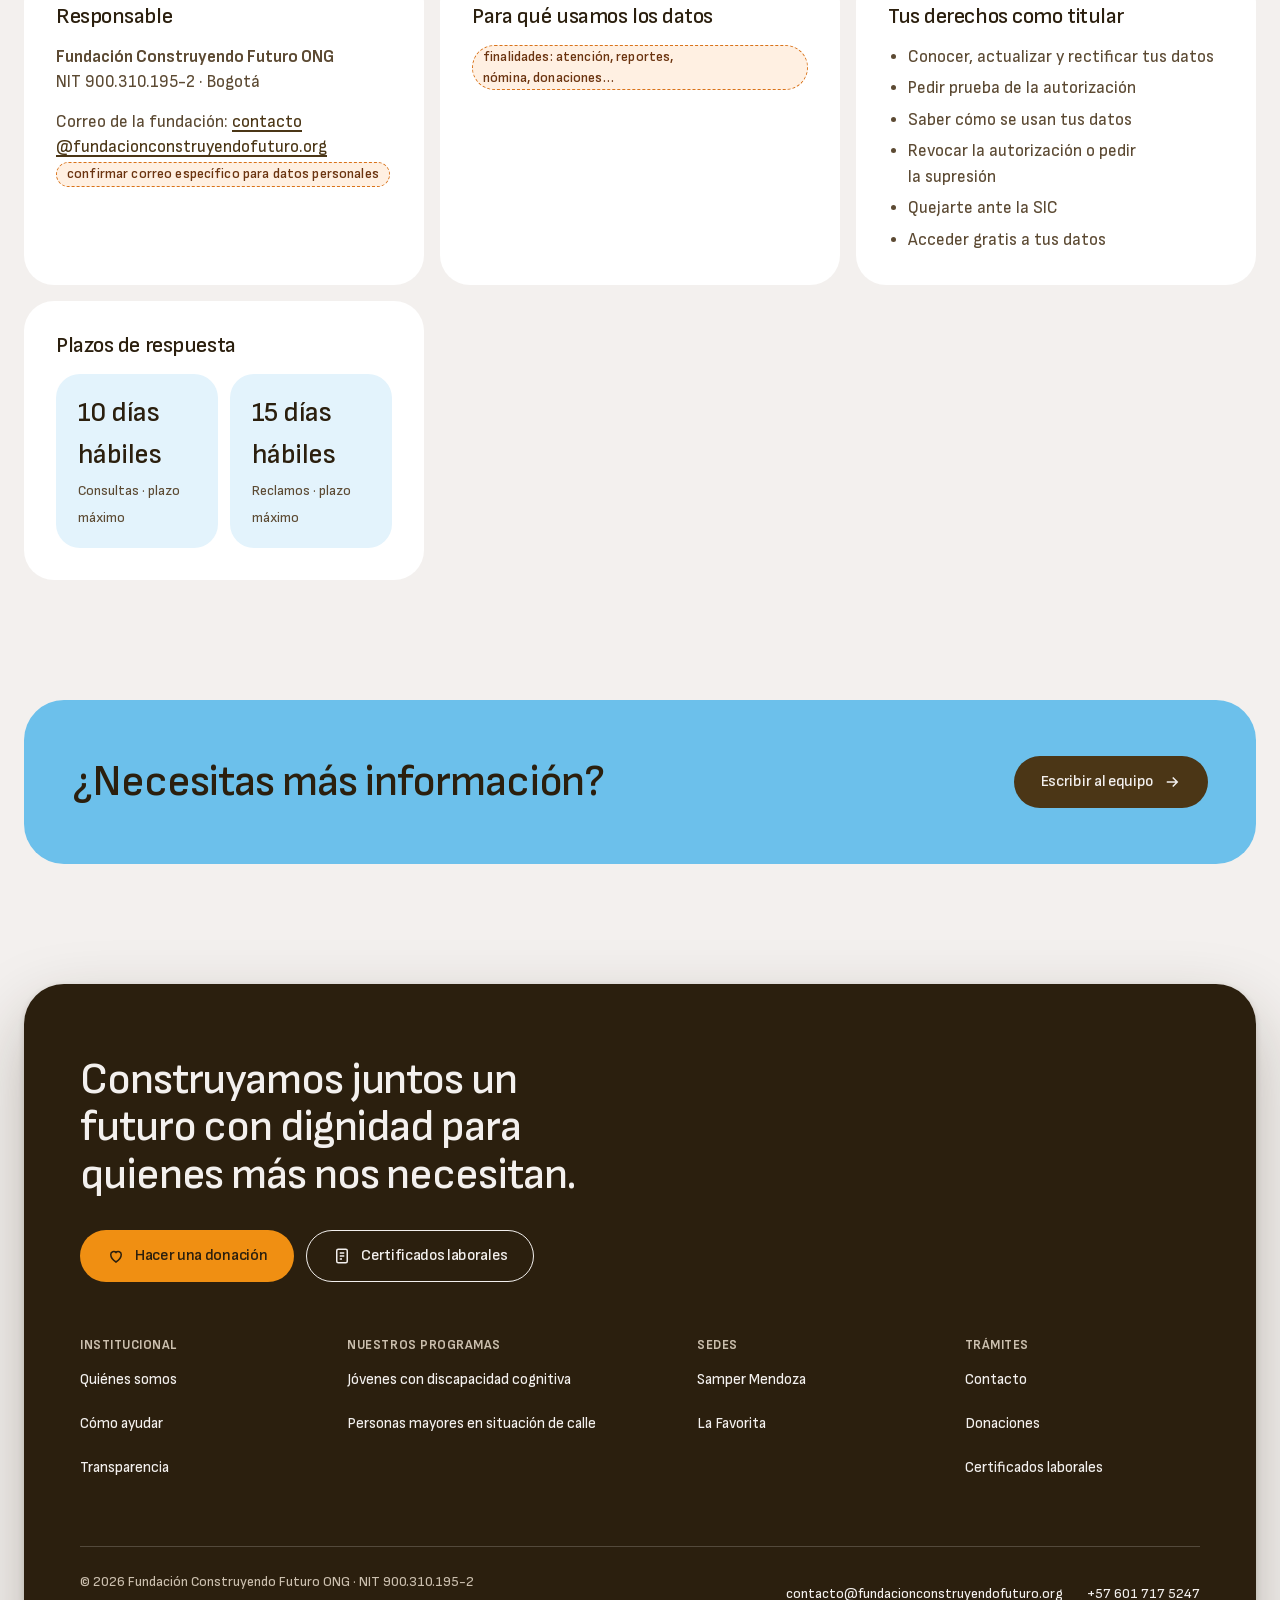
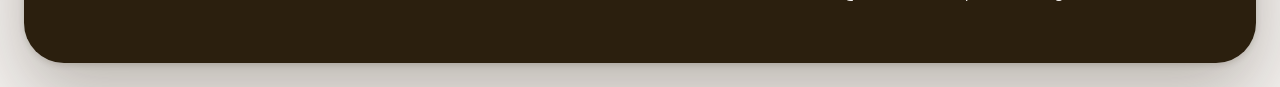
<file: transparencia.html>
<!doctype html>
<html lang="es">
<head>
<meta charset="utf-8">
<meta name="viewport" content="width=device-width, initial-scale=1">
<title>Transparencia — Fundación Construyendo Futuro</title>
<meta name="description" content="Informes de gestión anuales y política de tratamiento de datos personales (Ley 1581 de 2012) de la Fundación Construyendo Futuro.">
<meta name="theme-color" content="#F3F0EE">
<meta name="robots" content="noindex, nofollow">
<meta property="og:title" content="Transparencia — Fundación Construyendo Futuro">
<meta property="og:description" content="Informes de gestión anuales y política de tratamiento de datos personales (Ley 1581 de 2012) de la Fundación Construyendo Futuro.">
<meta property="og:type" content="website">
<meta property="og:locale" content="es_CO">
<meta property="og:site_name" content="Fundación Construyendo Futuro">
<meta property="og:url" content="https://gaelserranoaven.github.io/Proyecto-FCF/transparencia.html">
<meta property="og:image" content="https://gaelserranoaven.github.io/Proyecto-FCF/assets/img/compartir.png">
<meta property="og:image:width" content="1200">
<meta property="og:image:height" content="630">
<meta property="og:image:alt" content="Fundación Construyendo Futuro: cada persona merece un lugar donde sentirse cuidada.">
<meta name="twitter:card" content="summary_large_image">
<link rel="icon" href="assets/img/icono-48.png" type="image/png" sizes="48x48">
<link rel="apple-touch-icon" href="assets/img/icono-180.png">
<link rel="preload" href="assets/fonts/sofia-sans-latin.woff2" as="font" type="font/woff2" crossorigin>
<link rel="stylesheet" href="assets/css/styles.css">
<script>document.documentElement.classList.add('js');</script>
</head>
<body>
<a class="skip-link" href="#contenido">Saltar al contenido</a>

<header class="site-header">
  <nav class="nav" aria-label="Principal">
    <a class="nav__brand" href="index.html" aria-label="Fundación Construyendo Futuro, inicio">
      <img src="assets/img/logo-fcf.png" alt="Fundación Construyendo Futuro ONG" width="133" height="52">
    </a>

    <button class="nav__toggle" type="button" data-nav-toggle aria-expanded="false" aria-controls="nav-panel" aria-label="Abrir menú">
      <svg class="ico-open" width="22" height="22" viewBox="0 0 24 24" aria-hidden="true" fill="none" stroke="currentColor" stroke-width="2.2" stroke-linecap="round"><path d="M4 7h16M4 12h16M4 17h16"/></svg>
      <svg class="ico-close" width="22" height="22" viewBox="0 0 24 24" aria-hidden="true" fill="none" stroke="currentColor" stroke-width="2.2" stroke-linecap="round"><path d="M6 6l12 12M18 6L6 18"/></svg>
    </button>

    <div class="nav__panel" id="nav-panel" data-nav-panel>
      <ul class="nav__links">
        <li class="dropdown" data-dropdown>
          <button class="nav__link" type="button" data-dropdown-btn aria-expanded="false" aria-controls="menu-quienes" data-here>Quiénes somos <svg class="nav__chevron" width="14" height="14" viewBox="0 0 24 24" aria-hidden="true" fill="none" stroke="currentColor" stroke-width="2.4"><path d="M6 9l6 6 6-6"/></svg></button>
          <div class="dropdown__menu" id="menu-quienes">
            <a class="dropdown__item" href="index.html#nosotros"><strong>Nuestro propósito</strong><span>A quién acompañamos y por qué</span></a>
            <a class="dropdown__item" href="quienes-somos.html"><strong>Nuestra historia</strong><span>De dónde venimos y quiénes cuidamos</span></a>
            <a class="dropdown__item" href="transparencia.html" aria-current="page"><strong>Transparencia</strong><span>Informes de gestión y política de datos</span></a>
          </div>
        </li>
        <li class="dropdown" data-dropdown>
          <button class="nav__link" type="button" data-dropdown-btn aria-expanded="false" aria-controls="menu-programas">Nuestros programas <svg class="nav__chevron" width="14" height="14" viewBox="0 0 24 24" aria-hidden="true" fill="none" stroke="currentColor" stroke-width="2.4"><path d="M6 9l6 6 6-6"/></svg></button>
          <div class="dropdown__menu" id="menu-programas">
            <a class="dropdown__item" href="programa-jovenes.html"><strong>Jóvenes con discapacidad cognitiva</strong><span>Nuestro primer programa</span></a>
            <a class="dropdown__item" href="programa-personas-mayores.html"><strong>Personas mayores</strong><span>En situación de calle</span></a>
          </div>
        </li>
        <li><a class="nav__link" href="como-ayudar.html">Cómo ayudar</a></li>
        <li><a class="nav__link" href="sedes.html">Sedes</a></li>
      </ul>
      <div class="nav__actions">
        <a class="btn btn-donate nav__cta" href="donaciones.html"><svg width="18" height="18" viewBox="0 0 24 24" aria-hidden="true" fill="none" stroke="currentColor" stroke-width="2"><path d="M12 20s-7-4.4-7-10a4 4 0 0 1 7-2.6A4 4 0 0 1 19 10c0 5.6-7 10-7 10z"/></svg> Donar</a>
        <a class="btn btn-primary nav__cta" href="contacto.html">Contáctanos</a>
      </div>
    </div>
  </nav>
</header>

<main id="contenido">

<section class="page-hero container-wide" aria-labelledby="h-transp">
  <div class="head" data-reveal>
    <div class="head__main">
      <span class="eyebrow">Transparencia</span>
      <h1 id="h-transp">Rendimos cuentas cada año.</h1>
    </div>
    <p class="head__aside">Publicamos el informe de gestión que presentamos ante la DIAN. En un solo documento están los estados financieros y todo lo que la fundación hizo durante el año.</p>
  </div>
  <nav class="page-tabs" aria-label="Secciones de transparencia">
    <a class="tab" href="#informes">Informes de gestión <svg class="tab__arrow" width="16" height="16" viewBox="0 0 24 24" aria-hidden="true" fill="none" stroke="currentColor" stroke-width="2.2" stroke-linecap="round" stroke-linejoin="round"><path d="M12 5v14M6 13l6 6 6-6"/></svg></a>
    <a class="tab" href="#datos">Política de datos personales <svg class="tab__arrow" width="16" height="16" viewBox="0 0 24 24" aria-hidden="true" fill="none" stroke="currentColor" stroke-width="2.2" stroke-linecap="round" stroke-linejoin="round"><path d="M12 5v14M6 13l6 6 6-6"/></svg></a>
  </nav>
</section>

<section class="section container-wide" id="informes" aria-labelledby="h-informes">
  <h2 id="h-informes" class="sr-only">Informes de gestión</h2>
  <div class="report-featured" data-reveal>
    <div>
      <span class="eyebrow">Informe más reciente</span>
      <h3 style="margin:14px 0 12px">Informe de gestión</h3>
      <p>Incluye estados financieros, actividades, cobertura y ejecución de recursos del año.</p>
      <p style="margin-top:12px">Publicado: <span class="pendiente">fecha</span> · <span class="pendiente">peso</span></p>
    </div>
    <div style="display:flex;flex-direction:column;gap:20px;align-items:flex-start">
      <span class="big"><span class="pendiente">AAAA</span></span>
      <a class="btn btn-donate" href="#informes" aria-disabled="true" aria-label="Descargar PDF (aún no disponible)">Descargar PDF</a>
    </div>
  </div>

  <div class="head" style="margin-top:72px" data-reveal>
    <div class="head__main">
      <h3 style="font-size:clamp(1.75rem,3.4vw,2.25rem)">Años anteriores</h3>
    </div>
    <p class="head__aside">Un PDF por año, tal como se presentó.</p>
  </div>
  <div class="report-grid"><article class="doc-card" data-reveal><span class="yr"><span class="pendiente">AAAA</span></span><span class="meta">Informe de gestión</span><a class="btn btn-outline" href="#informes" aria-disabled="true" aria-label="Descargar PDF (aún no disponible)">Descargar PDF</a></article><article class="doc-card" data-reveal><span class="yr"><span class="pendiente">AAAA</span></span><span class="meta">Informe de gestión</span><a class="btn btn-outline" href="#informes" aria-disabled="true" aria-label="Descargar PDF (aún no disponible)">Descargar PDF</a></article><article class="doc-card" data-reveal><span class="yr"><span class="pendiente">AAAA</span></span><span class="meta">Informe de gestión</span><a class="btn btn-outline" href="#informes" aria-disabled="true" aria-label="Descargar PDF (aún no disponible)">Descargar PDF</a></article><article class="doc-card" data-reveal><span class="yr"><span class="pendiente">AAAA</span></span><span class="meta">Informe de gestión</span><a class="btn btn-outline" href="#informes" aria-disabled="true" aria-label="Descargar PDF (aún no disponible)">Descargar PDF</a></article></div>
</section>

<section class="section container-wide" id="datos" aria-labelledby="h-datos">
  <div class="head" data-reveal>
    <div class="head__main">
      <span class="eyebrow">Ley 1581 de 2012</span>
      <h2 id="h-datos">Política de tratamiento de datos personales</h2>
    </div>
    <p class="head__aside">Cuidamos la información de las personas mayores, sus familias, nuestros colaboradores y aliados.</p>
  </div>
  <div style="margin-top:24px;display:flex;flex-wrap:wrap;gap:16px;align-items:center" data-reveal>
    <span class="draft">Borrador: requiere revisión jurídica antes de publicar.</span>
    <a class="btn btn-outline" href="#datos" aria-disabled="true" aria-label="Descargar política completa (aún no disponible)">Descargar política completa</a>
  </div>
  <div class="policy">
    <article class="policy__box" data-reveal>
      <h3>Responsable</h3>
      <p><strong>Fundación Construyendo Futuro ONG</strong><br>NIT 900.310.195-2 · Bogotá</p>
      <p>Correo de la fundación: <a href="mailto:contacto@fundacionconstruyendofuturo.org">contacto<wbr>@fundacionconstruyendofuturo.org</a><br><span class="pendiente">confirmar correo específico para datos personales</span></p>
    </article>
    <article class="policy__box" data-reveal>
      <h3>Para qué usamos los datos</h3>
      <p><span class="pendiente">finalidades: atención, reportes, nómina, donaciones…</span></p>
    </article>
    <article class="policy__box" data-reveal>
      <h3>Tus derechos como titular</h3>
      <ul>
        <li>Conocer, actualizar y rectificar tus datos</li>
        <li>Pedir prueba de la autorización</li>
        <li>Saber cómo se usan tus datos</li>
        <li>Revocar la autorización o pedir la supresión</li>
        <li>Quejarte ante la SIC</li>
        <li>Acceder gratis a tus datos</li>
      </ul>
    </article>
    <article class="policy__box" data-reveal>
      <h3>Plazos de respuesta</h3>
      <div class="deadline">
        <div><strong>10 días hábiles</strong><span>Consultas · plazo máximo</span></div>
        <div><strong>15 días hábiles</strong><span>Reclamos · plazo máximo</span></div>
      </div>
    </article>
  </div>
</section>

<section class="section container-wide" aria-label="Llamado a la acción">
  <div class="cta-band" data-reveal>
    <h2>¿Necesitas más información?</h2>
    <div class="actions"><a class="btn btn-primary" href="contacto.html">Escribir al equipo <svg width="18" height="18" viewBox="0 0 24 24" aria-hidden="true" fill="none" stroke="currentColor" stroke-width="2"><path d="M5 12h14M13 6l6 6-6 6"/></svg></a></div>
  </div>
</section>
</main>

<footer class="site-footer on-dark">
  <div class="footer__inner">
    <div class="footer__top">
      <p class="footer__claim">Construyamos juntos un futuro con dignidad para quienes más nos necesitan.</p>
      <div class="footer__actions">
        <a class="btn btn-donate" href="donaciones.html"><svg width="18" height="18" viewBox="0 0 24 24" aria-hidden="true" fill="none" stroke="currentColor" stroke-width="2"><path d="M12 20s-7-4.4-7-10a4 4 0 0 1 7-2.6A4 4 0 0 1 19 10c0 5.6-7 10-7 10z"/></svg> Hacer una donación</a>
        <a class="btn btn-outline-light" href="certificados.html"><svg width="18" height="18" viewBox="0 0 24 24" aria-hidden="true" fill="none" stroke="currentColor" stroke-width="2"><rect x="5" y="3" width="14" height="18" rx="2"/><path d="M9 8h6M9 12h6M9 16h3"/></svg> Certificados laborales</a>
      </div>
    </div>

    <div class="footer__cols">
      <nav class="footer__col" aria-labelledby="f-inst">
        <h2 id="f-inst">Institucional</h2>
        <a href="quienes-somos.html">Quiénes somos</a>
        <a href="como-ayudar.html">Cómo ayudar</a>
        <a href="transparencia.html">Transparencia</a>
      </nav>
      <nav class="footer__col footer__col--programs" aria-labelledby="f-prog">
        <h2 id="f-prog">Nuestros programas</h2>
        <a href="programa-jovenes.html">Jóvenes con discapacidad cognitiva</a>
        <a href="programa-personas-mayores.html">Personas mayores en situación de calle</a>
      </nav>
      <nav class="footer__col" aria-labelledby="f-sedes">
        <h2 id="f-sedes">Sedes</h2>
        <a href="sedes.html#samper-mendoza">Samper Mendoza</a>
        <a href="sedes.html#la-favorita">La Favorita</a>
      </nav>
      <nav class="footer__col" aria-labelledby="f-tram">
        <h2 id="f-tram">Trámites</h2>
        <a href="contacto.html">Contacto</a>
        <a href="donaciones.html">Donaciones</a>
        <a href="certificados.html">Certificados laborales</a>
      </nav>
    </div>

    <div class="footer__legal">
      <span>© 2026 Fundación Construyendo Futuro ONG · NIT 900.310.195-2</span>
      <span class="contact-links"><a href="mailto:contacto@fundacionconstruyendofuturo.org">contacto<wbr>@fundacionconstruyendofuturo.org</a><a href="tel:+576017175247">+57 601 717 5247</a></span>
    </div>
  </div>
</footer>

<script src="assets/js/main.js" defer></script>
</body>
</html>
</file>
<file: assets/css/styles.css>
/* ==========================================================
   Fundación Construyendo Futuro ONG — styles.css
   Sistema de diseño: HANDOFF §3. Solo una fuente: Sofia Sans.
   ========================================================== */

/* ---------- Fuente alojada en el propio sitio (v1.5) ----------
   Sofia Sans variable (400 a 800). Antes se cargaba desde Google Fonts: ahora el sitio no depende
   de terceros para mostrarse y el navegador del visitante no contacta a Google. */
@font-face {
  font-family: "Sofia Sans";
  font-style: normal;
  font-weight: 400 800;
  font-display: swap;
  src: url("../fonts/sofia-sans-latin-ext.woff2") format("woff2");
  unicode-range: U+0100-02BA, U+02BD-02C5, U+02C7-02CC, U+02CE-02D7, U+02DD-02FF, U+0304, U+0308, U+0329, U+1D00-1DBF, U+1E00-1E9F, U+1EF2-1EFF, U+2020, U+20A0-20AB, U+20AD-20C4, U+2113, U+2C60-2C7F, U+A720-A7FF;
}
@font-face {
  font-family: "Sofia Sans";
  font-style: normal;
  font-weight: 400 800;
  font-display: swap;
  src: url("../fonts/sofia-sans-latin.woff2") format("woff2");
  unicode-range: U+0000-00FF, U+0131, U+0152-0153, U+02BB-02BC, U+02C6, U+02DA, U+02DC, U+0304, U+0308, U+0329, U+2000-206F, U+20AC, U+2122, U+2191, U+2193, U+2212, U+2215, U+FEFF, U+FFFD;
}

/* ---------- Tokens ---------- */
:root {
  --ink: #2B1F0E;
  --brand-brown: #4B3616;
  --brand-orange: #F08F12;
  --brand-sky: #6CC0EB;
  --sky-soft: #E3F3FC;
  --orange-soft: #FDF1DD;
  --canvas: #F3F0EE;
  --canvas-lifted: #FCFBFA;
  --surface: #FFFFFF;
  --muted: #5C4A33;
  --hairline: #F1ECE4;
  --hairline-strong: #EAE3D8;
  --ghost: #E9E2D8;
  --footer-muted: #CBBFAE;

  --radius-pill: 999px;
  --radius-card: 30px;
  --radius-block: 40px;

  --ease-out: cubic-bezier(.2, .8, .2, 1);
  --ease-out-strong: cubic-bezier(.23, 1, .32, 1);

  --shadow-nav: 0 4px 24px rgba(43, 31, 14, .06);
  --shadow-pop: 0 24px 48px rgba(43, 31, 14, .14);
  --shadow-sat: 0 8px 20px rgba(43, 31, 14, .10);

  --maxw: 1240px;
  --maxw-wide: 1288px;
}

/* ---------- Base ---------- */
*, *::before, *::after { box-sizing: border-box; }

html { scroll-behavior: smooth; -webkit-text-size-adjust: 100%; }

body {
  margin: 0;
  background: var(--canvas);
  color: var(--ink);
  font-family: 'Sofia Sans', system-ui, -apple-system, 'Segoe UI', sans-serif;
  font-size: 1.125rem;
  font-weight: 450;
  line-height: 1.5;
  overflow-x: hidden;
}

img, svg { max-width: 100%; }
img { display: block; height: auto; }

a { color: var(--brand-brown); }
@media (hover: hover) and (pointer: fine) {
  a:hover { color: var(--ink); }
}


:focus-visible {
  outline: 3px solid var(--brand-brown);
  outline-offset: 3px;
}
/* En fondos oscuros el foco cambia de color para mantener contraste */
.on-dark :focus-visible { outline-color: var(--canvas); }

.skip-link {
  position: absolute;
  left: 16px;
  top: -80px;
  z-index: 100;
  background: var(--brand-brown);
  color: var(--canvas);
  padding: 12px 20px;
  border-radius: var(--radius-pill);
  text-decoration: none;
  font-weight: 600;
}
.skip-link:focus { top: 16px; }

.sr-only {
  position: absolute !important;
  width: 1px; height: 1px;
  margin: -1px; padding: 0;
  overflow: hidden;
  clip: rect(0, 0, 0, 0);
  white-space: nowrap;
  border: 0;
}

/* ---------- Tipografía ---------- */
h1, h2, h3, h4 { margin: 0; color: var(--ink); font-weight: 500; }

h1 { font-size: clamp(2.5rem, 6vw, 4.25rem); line-height: 1; letter-spacing: -0.03em; }
h2 { font-size: clamp(2rem, 4.2vw, 2.75rem); line-height: 1.08; letter-spacing: -0.025em; }
h3 { font-size: clamp(1.375rem, 2.4vw, 1.75rem); line-height: 1.2; letter-spacing: -0.02em; }

p { margin: 0; }
.lead { color: var(--muted); }
.num { font-variant-numeric: tabular-nums; }

/* Etiqueta (eyebrow) */
.eyebrow {
  display: inline-flex;
  align-items: center;
  gap: 10px;
  font-size: 0.875rem;
  font-weight: 700;
  letter-spacing: .04em;
  text-transform: uppercase;
  color: var(--brand-brown);
}
.eyebrow::before {
  content: "";
  width: 8px; height: 8px;
  border-radius: 50%;
  background: var(--brand-orange);
  flex: none;
}

/* ---------- Layout ---------- */
.container { max-width: var(--maxw); margin: 0 auto; padding: 0 24px; }
.container-wide { max-width: var(--maxw-wide); margin: 0 auto; padding: 0 24px; }

.section { padding-top: 120px; position: relative; }

/* Palabra gigante de fondo (decorativa, aria-hidden en el HTML) */
.ghost-word {
  position: absolute;
  top: 56px;
  font-size: clamp(6rem, 14vw, 11.25rem);
  font-weight: 600;
  letter-spacing: -0.04em;
  line-height: 1;
  color: var(--ghost);
  white-space: nowrap;
  pointer-events: none;
  user-select: none;
}

/* ---------- Botones ---------- */
.btn {
  display: inline-flex;
  align-items: center;
  justify-content: center;
  gap: 10px;
  min-height: 52px;
  padding: 0 26px;
  border-radius: var(--radius-pill);
  border: 1.5px solid transparent;
  font: inherit;
  font-weight: 500;
  font-size: 1rem;
  letter-spacing: -0.02em;
  text-decoration: none;
  cursor: pointer;
  transition: transform 160ms var(--ease-out), background-color 160ms var(--ease-out);
}
.btn:active { transform: scale(.97); }

/* .btn.btn-* (0,2,0 / 0,3,0 en hover) gana siempre, tanto para <a> como para <button>,  a reglas genéricas como
   `a:hover` o `.site-footer a`; así el color del texto nunca se pierde. */
.btn.btn-primary { color: var(--canvas); }
@media (hover: hover) and (pointer: fine) {
  .btn.btn-primary:hover { color: var(--canvas); }
}
.btn-primary { background: var(--brand-brown); }
@media (hover: hover) and (pointer: fine) {
  .btn-primary:hover { background: var(--ink); }
}


.btn.btn-outline { color: var(--brand-brown); }
@media (hover: hover) and (pointer: fine) {
  .btn.btn-outline:hover { color: var(--brand-brown); }
}

.btn-outline { background: var(--surface); border-color: var(--brand-brown); }
@media (hover: hover) and (pointer: fine) {
  .btn-outline:hover { background: var(--canvas-lifted); }
}


.btn.btn-donate { color: var(--ink); }
@media (hover: hover) and (pointer: fine) {
  .btn.btn-donate:hover { color: var(--ink); }
}

.btn-donate { background: var(--brand-orange); font-weight: 600; }
@media (hover: hover) and (pointer: fine) {
  .btn-donate:hover { background: #F59B2C; }
}


.btn.btn-outline-light { color: var(--canvas); }
@media (hover: hover) and (pointer: fine) {
  .btn.btn-outline-light:hover { color: var(--canvas); }
}

.btn-outline-light { border-color: var(--canvas); background: transparent; }
@media (hover: hover) and (pointer: fine) {
  .btn-outline-light:hover { background: rgba(243, 240, 238, .1); }
}


.btn svg { flex: none; }

/* Botón satélite (flecha pegada a los retratos circulares) */
.sat {
  position: absolute;
  width: 58px; height: 58px;
  border-radius: 50%;
  background: var(--surface);
  box-shadow: var(--shadow-sat);
  display: flex;
  align-items: center;
  justify-content: center;
  color: var(--ink);
  transition: transform 220ms var(--ease-out);
}
@media (hover: hover) and (pointer: fine) {
  .sat:hover { transform: translateX(4px); color: var(--ink); }
}


/* ---------- Retratos y marcadores de foto ---------- */
.portrait { position: relative; border-radius: 50%; overflow: hidden; }
.portrait img { width: 100%; height: 100%; object-fit: cover; transition: transform 400ms var(--ease-out-strong); }
@media (hover: hover) and (pointer: fine) {
  .portrait:hover img { transform: scale(1.03); }
}


/* ---------- Datos pendientes (HANDOFF §7) ---------- */
.pendiente {
  display: inline-block;
  border: 1.5px dashed #D9731A;
  background: #FFF0E2;
  color: #6B3410;
  border-radius: var(--radius-pill);
  padding: 1px 10px;
  font-size: .82em;
  font-weight: 600;
  letter-spacing: .01em;
}

.ph-img {
  background-color: #E6DED2;
  background-image:
    radial-gradient(circle at 30% 30%, rgba(255, 255, 255, .55), transparent 60%),
    repeating-linear-gradient(135deg, rgba(75, 54, 22, .05) 0 14px, transparent 14px 28px);
}

/* ==========================================================
   HEADER — cápsula flotante
   ========================================================== */
.site-header { padding: 24px 24px 0; position: relative; z-index: 50; }

.nav {
  max-width: var(--maxw);
  margin: 0 auto;
  background: var(--surface);
  border-radius: var(--radius-pill);
  box-shadow: var(--shadow-nav);
  padding: 10px 12px 10px 28px;
  display: flex;
  align-items: center;
  justify-content: space-between;
  gap: 12px 24px;
}

.nav__brand { display: flex; align-items: center; flex: none; }
.nav__brand img { height: 52px; width: auto; }

.nav__links {
  display: flex;
  align-items: center;
  gap: 4px 36px;
  list-style: none;
  margin: 0;
  padding: 0;
}

.nav__link {
  display: inline-flex;
  align-items: center;
  gap: 6px;
  min-height: 44px;
  padding: 0 2px;
  background: none;
  border: 0;
  font: inherit;
  font-size: 1rem;
  font-weight: 500;
  letter-spacing: -0.02em;
  color: var(--brand-brown);
  text-decoration: none;
  cursor: pointer;
}
@media (hover: hover) and (pointer: fine) {
  .nav__link:hover {
  color: var(--ink);
  text-decoration: underline;
  text-decoration-color: var(--brand-orange);
  text-decoration-thickness: 2px;
  text-underline-offset: 8px;
}
}

.nav__link[aria-current="page"] {
  color: var(--ink);
  text-decoration: underline;
  text-decoration-color: var(--brand-orange);
  text-decoration-thickness: 2px;
  text-underline-offset: 8px;
}

.nav__chevron { transition: transform 200ms var(--ease-out); }
.nav__link[aria-expanded="true"] .nav__chevron { transform: rotate(180deg); }

.nav__cta { flex: none; min-height: 48px; padding: 0 26px; }

/* Desplegable "Quiénes somos" */
.dropdown { position: relative; }

.dropdown__menu {
  position: absolute;
  top: 54px;
  left: -16px;
  z-index: 20;
  min-width: 270px;
  background: var(--surface);
  border-radius: 24px;
  box-shadow: var(--shadow-pop);
  padding: 8px;
  display: flex;
  flex-direction: column;
  opacity: 0;
  transform: translateY(-6px);
  visibility: hidden;
  pointer-events: none;
  transform-origin: top left;
  transition: opacity 120ms var(--ease-out), transform 120ms var(--ease-out), visibility 0s linear 120ms;
}
.dropdown.is-open .dropdown__menu {
  opacity: 1;
  transform: translateY(0);
  visibility: visible;
  pointer-events: auto;
  transition: opacity 180ms var(--ease-out), transform 180ms var(--ease-out), visibility 0s;
}

.dropdown__item {
  display: flex;
  flex-direction: column;
  gap: 2px;
  padding: 12px 16px;
  min-height: 44px;
  border-radius: 16px;
  text-decoration: none;
  color: var(--ink);
}
.dropdown__item strong { font-weight: 600; font-size: 1rem; }
.dropdown__item span { font-size: 0.875rem; color: var(--muted); }
@media (hover: hover) and (pointer: fine) {
  .dropdown__item:hover { background: var(--canvas-lifted); color: var(--ink); }
}


/* Botón hamburguesa (solo móvil) */
.nav__toggle {
  display: none;
  align-items: center;
  justify-content: center;
  width: 48px; height: 48px;
  border-radius: 50%;
  border: 0;
  background: var(--canvas);
  color: var(--brand-brown);
  cursor: pointer;
  transition: transform 160ms var(--ease-out);
}
.nav__toggle:active { transform: scale(.95); }
.nav__toggle .ico-close { display: none; }
.nav__toggle[aria-expanded="true"] .ico-open { display: none; }
.nav__toggle[aria-expanded="true"] .ico-close { display: block; }

/* Móvil / tablet: menú hamburguesa */
@media (max-width: 1080px) {
  .nav {
    flex-wrap: wrap;
    border-radius: 32px;
    padding: 10px 12px 10px 20px;
  }
  .nav__toggle { display: inline-flex; margin-left: auto; }

  .nav__panel {
    display: none;
    flex-basis: 100%;
    flex-direction: column;
    gap: 8px;
    padding: 8px 8px 12px;
    border-top: 1px solid var(--hairline-strong);
    margin-top: 6px;
  }
  .nav__panel.is-open { display: flex; }

  .nav__links { flex-direction: column; align-items: stretch; gap: 0; }
  .nav__link { width: 100%; min-height: 52px; font-size: 1.125rem; justify-content: space-between; }
  .nav__link:hover { text-decoration: none; }

  /* El desplegable pasa a ser un bloque en línea dentro del panel */
  .dropdown__menu {
    position: static;
    min-width: 0;
    box-shadow: none;
    background: var(--canvas-lifted);
    border-radius: 20px;
    display: none;
    opacity: 1;
    transform: none;
    visibility: visible;
    pointer-events: auto;
    transition: none;
  }
  .dropdown.is-open .dropdown__menu { display: flex; transition: none; }

  .nav__panel .btn { width: 100%; }
}
@media (min-width: 1081px) {
  .nav__panel { display: contents; }
}

/* ==========================================================
   FOOTER
   ========================================================== */
.site-footer {
  background: var(--ink);
  color: var(--canvas);
  width: calc(100% - 48px);
  max-width: var(--maxw);
  margin: 120px auto 24px;
  border-radius: var(--radius-block);
  /* Sombra en dos capas: contacto cercano + elevación amplia, para que se despegue de la página */
  box-shadow: 0 2px 6px rgba(43, 31, 14, .16), 0 30px 70px rgba(43, 31, 14, .28);
  position: relative;
  overflow: hidden;
}
@media (max-width: 700px) {
  .site-footer { width: calc(100% - 24px); border-radius: 32px; margin-top: 88px; margin-bottom: 12px; }
}
.site-footer a:not(.btn) { color: var(--canvas); text-decoration: none; }
@media (hover: hover) and (pointer: fine) {
  .site-footer a:not(.btn):hover { text-decoration: underline; text-underline-offset: 4px; }
}


.footer__inner {
  padding: 72px 56px 48px;
  display: flex;
  flex-direction: column;
  gap: 56px;
}

.footer__top {
  display: flex;
  flex-wrap: wrap;
  justify-content: space-between;
  align-items: flex-end;
  gap: 32px;
}
.footer__claim {
  font-size: clamp(2rem, 4.2vw, 2.75rem);
  line-height: 1.08;
  font-weight: 500;
  letter-spacing: -0.025em;
  max-width: 720px;
  color: var(--canvas);
}
.footer__actions { display: flex; flex-wrap: wrap; gap: 12px; }
@media (hover: hover) and (pointer: fine) {
  .site-footer .btn:hover { text-decoration: none; }
}


.footer__cols {
  display: grid;
  grid-template-columns: repeat(auto-fit, minmax(min(190px, 100%), 1fr));
  gap: 32px;
}
.footer__col { display: flex; flex-direction: column; gap: 0; font-size: 0.9375rem; }
.footer__col h2 {
  font-size: 0.8125rem;
  font-weight: 700;
  letter-spacing: .04em;
  text-transform: uppercase;
  color: var(--footer-muted);
  margin-bottom: 6px;
}
.footer__col a { display: inline-flex; align-items: center; min-height: 44px; align-self: flex-start; }

@media (max-width: 700px) { .footer__inner { padding: 48px 24px 32px; gap: 40px; } }

.footer__legal {
  border-top: 1px solid rgba(243, 240, 238, .2);
  padding-top: 24px;
  display: flex;
  flex-wrap: wrap;
  justify-content: space-between;
  gap: 12px;
  font-size: 0.875rem;
  color: var(--footer-muted);
}

/* ---------- Movimiento reducido: apaga todo (HANDOFF §5) ---------- */
@media (prefers-reduced-motion: reduce) {
  html { scroll-behavior: auto; }
  *, *::before, *::after {
    transition: none !important;
    animation: none !important;
  }
}

/* ==========================================================
   COMPONENTES DE PÁGINA
   ========================================================== */

/* ---------- Encabezados de sección ---------- */
.head { display: flex; flex-wrap: wrap; gap: 24px 64px; align-items: flex-end; justify-content: space-between; position: relative; }
.head__main { flex: 1 1 520px; min-width: 0; }
.head__main h2, .head__main h1 { margin-top: 14px; max-width: 700px; }
.head__aside { flex: 0 1 400px; color: var(--muted); }

/* ---------- Hero (inicio) ---------- */
.hero { padding-top: 72px; }
.hero__grid { display: flex; flex-wrap: wrap; gap: 32px 64px; align-items: flex-end; justify-content: space-between; padding: 0 8px; }
.hero__title { flex: 1 1 620px; min-width: 0; display: flex; flex-direction: column; gap: 20px; }
.hero__side { flex: 0 1 380px; min-width: 0; display: flex; flex-direction: column; gap: 20px; color: var(--muted); }
.hero__ctas { display: flex; flex-wrap: wrap; gap: 12px; }

.frame { margin-top: 48px; position: relative; }
.frame__photo {
  height: clamp(320px, 46vw, 540px);
  border-radius: var(--radius-block);
  position: relative;
  overflow: hidden;
  padding: 28px;
  display: flex;
  justify-content: flex-end;
  align-items: flex-start;
}
.frame__photo img { position: absolute; inset: 0; width: 100%; height: 100%; object-fit: cover; }
.frame__badges {
  position: absolute; left: 32px; right: 32px; bottom: 32px;
  display: flex; flex-wrap: wrap; gap: 10px; align-items: flex-end;
}
@media (max-width: 700px) { .frame__badges { left: 16px; right: 16px; bottom: 16px; } }
.badge-card {
  background: var(--surface);
  border-radius: 28px;
  padding: 20px 26px;
  box-shadow: var(--shadow-pop);
  display: flex; flex-direction: column; gap: 4px;
  max-width: 420px;
}
.badge-card .kicker { display: inline-flex; align-items: center; gap: 8px; font-size: 0.8125rem; font-weight: 700; letter-spacing: .04em; text-transform: uppercase; color: var(--muted); }
.badge-card .kicker::before { content: ""; width: 7px; height: 7px; border-radius: 50%; background: var(--brand-sky); }
.badge-card strong { font-size: 1.375rem; font-weight: 600; letter-spacing: -0.02em; line-height: 1.2; }
.badge-card span.sub { font-size: 1rem; color: var(--muted); }
.pill { border-radius: var(--radius-pill); padding: 10px 20px; font-weight: 600; font-size: 1rem; }
.pill--orange { background: var(--brand-orange); color: var(--ink); }
.pill--white { background: var(--surface); color: var(--ink); }

/* ---------- Aliados ---------- */
.allies { display: flex; flex-wrap: wrap; align-items: center; gap: 12px 14px; padding: 40px 8px 0; }
.allies__label { font-size: 0.9375rem; color: var(--muted); margin-right: 10px; }

/* ---------- Tarjetas de valores (Quiénes somos) ---------- */
.lifted { background: var(--canvas-lifted); border-radius: var(--radius-block); padding: 12px; display: grid; grid-template-columns: repeat(auto-fit, minmax(min(240px, 100%), 1fr)); gap: 12px; margin-top: 48px; position: relative; }
.value-card { background: var(--surface); border-radius: var(--radius-card); padding: 32px; display: flex; flex-direction: column; gap: 12px; }
.value-card h3 { font-size: 1.5rem; }
.value-card p { color: var(--muted); font-size: 1.0625rem; }
.value-card--dark { background: var(--brand-brown); }
.value-card--dark h3 { color: var(--canvas); }
.value-card--dark p { color: #EADFCC; }
.value-card .ico { width: 52px; height: 52px; border-radius: 50%; background: var(--sky-soft); display: flex; align-items: center; justify-content: center; color: var(--brand-brown); }
.value-card--dark .ico { background: rgba(243, 240, 238, .12); color: var(--canvas); }

/* ---------- Programas en círculos con órbita ---------- */
.orbit { position: relative; margin-top: 64px; }
.orbit__svg { position: absolute; left: 0; top: 0; width: 100%; height: auto; pointer-events: none; display: none; }
@media (min-width: 1100px) { .orbit__svg { display: block; } }
.orbit__path { fill: none; stroke: var(--brand-orange); stroke-width: 1.5; }
.circles { position: relative; display: grid; grid-template-columns: repeat(auto-fit, minmax(min(250px, 100%), 1fr)); gap: 48px 24px; }
.circle-item { display: flex; flex-direction: column; align-items: center; text-align: center; gap: 14px; }
.circle-item .wrap { position: relative; width: 240px; height: 240px; }
.circle-item .portrait { width: 240px; height: 240px; }
.circle-item .sat { right: -6px; bottom: 18px; }
.circle-item h3 { font-size: 1.5rem; }
.circle-item p { font-size: 1rem; color: var(--muted); max-width: 270px; }
.tag { font-size: 0.8125rem; font-weight: 700; letter-spacing: .04em; text-transform: uppercase; color: var(--muted); }
.tag::before { content: "• "; }

/* ---------- Modelo de atención ---------- */
.panel { background: var(--canvas-lifted); border-radius: var(--radius-block); padding: 64px 48px; position: relative; overflow: hidden; }
@media (max-width: 700px) { .panel { padding: 40px 24px; } }
.steps { position: relative; margin-top: 56px; }
.steps__line { position: absolute; left: 36px; right: 36px; top: 35px; border-top: 1.5px dashed var(--brand-orange); }
@media (max-width: 700px) { .steps__line { display: none; } }
.steps ol { position: relative; list-style: none; margin: 0; padding: 0; display: grid; grid-template-columns: repeat(auto-fit, minmax(min(230px, 100%), 1fr)); gap: 32px 24px; }
.step { display: flex; flex-direction: column; gap: 12px; }
.step__n { width: 72px; height: 72px; border-radius: 50%; background: var(--surface); border: 1.5px solid var(--brand-brown); display: flex; align-items: center; justify-content: center; font-size: 1.625rem; font-weight: 600; font-variant-numeric: tabular-nums; }
.step--last .step__n { background: var(--brand-orange); border-color: var(--brand-orange); }
.step strong { font-size: 1.375rem; font-weight: 600; letter-spacing: -0.02em; line-height: 1.2; }
.step span.d { color: var(--muted); font-size: 1rem; }

/* ---------- Sedes (inicio) ---------- */
.sedes-home { display: grid; grid-template-columns: repeat(auto-fit, minmax(min(320px, 100%), 1fr)); gap: 48px; margin-top: 56px; position: relative; }
.sede-mini { display: flex; flex-wrap: wrap; gap: 28px; align-items: center; }
.sede-mini .wrap { position: relative; width: 300px; height: 300px; flex: none; max-width: 100%; }
.sede-mini .portrait { width: 100%; height: 100%; }
.sede-mini .sat { right: 4px; bottom: 24px; width: 60px; height: 60px; }
.sede-mini__text { flex: 1 1 220px; min-width: 0; display: flex; flex-direction: column; gap: 8px; }
.sede-mini__text span.d { color: var(--muted); font-size: 1rem; }

/* ---------- Páginas interiores ---------- */
.page-hero { padding-top: 72px; }
.page-hero .head__main { flex-basis: 640px; }
.page-hero h1 { max-width: 820px; }
.page-hero .head__aside { font-size: 1.125rem; }
.page-tabs { display: flex; flex-wrap: wrap; gap: 12px; margin-top: 40px; }
.tab { display: inline-flex; align-items: center; min-height: 48px; padding: 0 22px; border-radius: var(--radius-pill); border: 1.5px solid var(--brand-brown); background: var(--surface); color: var(--brand-brown); text-decoration: none; font-weight: 500; transition: transform 160ms var(--ease-out); }
.tab:active { transform: scale(.97); }
@media (hover: hover) and (pointer: fine) {
  .tab:hover { background: var(--canvas-lifted); color: var(--brand-brown); }
  .tab:hover .tab__arrow { transform: translateY(3px); }
}
/* Pestañas: flecha hacia abajo que avisa que llevan a otra parte de la página.
   Al aparecer, cada pestaña hace un pulso y su flecha baja tres veces, en cascada. */
.tab { gap: 8px; }
.tab__arrow { flex: none; color: var(--brand-orange); transition: transform 200ms var(--ease-out); }
.page-tabs .tab:nth-child(2) { --n: 1; }
.page-tabs .tab:nth-child(3) { --n: 2; }
.page-tabs .tab:nth-child(4) { --n: 3; }
.page-tabs .tab:nth-child(n+5) { --n: 4; }
.js .page-tabs.is-in .tab { animation: tab-pulse 1100ms var(--ease-out) calc(500ms + var(--n, 0) * 140ms) 2 both; }
.js .page-tabs.is-in .tab__arrow { animation: tab-bob 900ms var(--ease-out) calc(500ms + var(--n, 0) * 140ms) 3; }
@keyframes tab-pulse {
  0% { box-shadow: 0 0 0 0 rgba(240, 143, 18, .45); }
  100% { box-shadow: 0 0 0 10px rgba(240, 143, 18, 0); }
}
@keyframes tab-bob {
  0%, 100% { transform: none; }
  40% { transform: translateY(4px); }
}
@media (prefers-reduced-motion: reduce) {
  .js .page-tabs.is-in .tab, .js .page-tabs.is-in .tab__arrow { animation: none; }
}


/* ---------- Bloques de programa ---------- */
.program { display: grid; grid-template-columns: repeat(auto-fit, minmax(min(320px, 100%), 1fr)); gap: 48px 72px; align-items: center; padding-top: 96px; }
.program--flip .program__media { order: 2; }
@media (max-width: 740px) { .program--flip .program__media { order: 0; } }
.program__media .wrap { position: relative; width: min(380px, 100%); margin: 0 auto; }
.program__media .portrait { width: 100%; aspect-ratio: 1; }
.program__num { position: absolute; top: 4px; left: 4px; z-index: 2; width: 64px; height: 64px; border-radius: 50%; background: var(--brand-orange); color: var(--ink); display: flex; align-items: center; justify-content: center; font-size: 1.5rem; font-weight: 600; font-variant-numeric: tabular-nums; }
.program__body { display: flex; flex-direction: column; gap: 16px; }
.program__body > p { color: var(--muted); }
.lists { display: grid; grid-template-columns: repeat(auto-fit, minmax(min(220px, 100%), 1fr)); gap: 12px; margin-top: 8px; }
.list-card { border-radius: var(--radius-card); padding: 24px; background: var(--sky-soft); }
.list-card--warm { background: var(--orange-soft); }
.list-card h4 { font-size: 0.9375rem; font-weight: 700; letter-spacing: .04em; text-transform: uppercase; color: var(--brand-brown); margin-bottom: 12px; }
.checks { list-style: none; margin: 0; padding: 0; display: flex; flex-direction: column; gap: 8px; font-size: 1rem; }
.checks li { display: flex; gap: 10px; align-items: flex-start; }
.checks li::before { content: ""; flex: none; width: 18px; height: 18px; margin-top: 4px; border-radius: 50%; background: var(--brand-brown) url("data:image/svg+xml,%3Csvg xmlns='http://www.w3.org/2000/svg' viewBox='0 0 24 24' fill='none' stroke='%23F3F0EE' stroke-width='3.2' stroke-linecap='round' stroke-linejoin='round'%3E%3Cpath d='M6 12.5l4 4 8-9'/%3E%3C/svg%3E") center / 12px no-repeat; }
.chip { display: inline-flex; align-items: center; min-height: 36px; padding: 0 16px; border-radius: var(--radius-pill); background: var(--surface); border: 1px solid #E3D9CA; font-size: 0.9375rem; font-weight: 600; color: var(--brand-brown); }
.chips { display: flex; flex-wrap: wrap; gap: 8px; }

/* ---------- Bloque de llamado a la acción ---------- */
.cta-band { background: var(--brand-sky); border-radius: var(--radius-block); padding: 56px 48px; display: flex; flex-wrap: wrap; gap: 24px 40px; align-items: center; justify-content: space-between; }
@media (max-width: 700px) { .cta-band { padding: 36px 24px; } }
.cta-band h2 { max-width: 640px; }
.cta-band .actions { display: flex; flex-wrap: wrap; gap: 12px; }

/* ---------- Sedes (página) ---------- */
.sede { padding-top: 96px; }
.sede__grid { display: grid; grid-template-columns: repeat(auto-fit, minmax(min(320px, 100%), 1fr)); gap: 40px; align-items: start; margin-top: 32px; }
.sede__photo { height: clamp(300px, 36vw, 440px); border-radius: var(--radius-block); position: relative; overflow: hidden; padding: 24px; display: flex; justify-content: flex-end; align-items: flex-start; }
.sede__photo img { position: absolute; inset: 0; width: 100%; height: 100%; object-fit: cover; }
.sede__info { display: flex; flex-direction: column; gap: 20px; }
.sede__info > p { color: var(--muted); }
.ficha { display: grid; grid-template-columns: repeat(auto-fit, minmax(min(200px, 100%), 1fr)); gap: 8px; margin: 0; }
.ficha > div { background: var(--surface); border-radius: 24px; padding: 18px 22px; display: flex; flex-direction: column; gap: 2px; }
.ficha dt { font-size: 0.8125rem; font-weight: 700; letter-spacing: .04em; text-transform: uppercase; color: var(--muted); }
.ficha dd { margin: 0; font-size: 1.125rem; font-weight: 500; }
.gallery { display: flex; flex-wrap: wrap; gap: 20px; margin-top: 8px; }
.gallery figure { margin: 0; display: flex; flex-direction: column; align-items: center; gap: 8px; font-size: 0.9375rem; color: var(--muted); }
.gallery .portrait { width: 132px; height: 132px; }
.map { margin-top: 28px; border-radius: var(--radius-block); min-height: 260px; padding: 24px; display: flex; flex-direction: column; justify-content: space-between; align-items: flex-start; gap: 16px; }
.map h3 { font-size: 1.375rem; }

/* ---------- Transparencia ---------- */
.report-featured { margin-top: 48px; background: var(--brand-brown); color: var(--canvas); border-radius: var(--radius-block); padding: 48px; display: flex; flex-wrap: wrap; gap: 24px 48px; align-items: center; justify-content: space-between; }
@media (max-width: 700px) { .report-featured { padding: 32px 24px; } }
.report-featured h3 { color: var(--canvas); }
.report-featured .eyebrow { color: var(--canvas); }
.report-featured p { color: #EADFCC; max-width: 520px; }
.report-featured .big { font-size: clamp(3.5rem, 9vw, 6rem); font-weight: 500; letter-spacing: -0.04em; line-height: 1; font-variant-numeric: tabular-nums; }
.report-grid { display: grid; grid-template-columns: repeat(auto-fit, minmax(min(240px, 100%), 1fr)); gap: 16px; margin-top: 24px; }
.doc-card { background: var(--surface); border-radius: var(--radius-card); padding: 28px; display: flex; flex-direction: column; gap: 14px; align-items: flex-start; }
.doc-card .yr { font-size: 2.5rem; font-weight: 500; letter-spacing: -0.03em; line-height: 1; font-variant-numeric: tabular-nums; }
.doc-card .meta { font-size: 0.9375rem; color: var(--muted); }
.btn[aria-disabled="true"] { cursor: not-allowed; opacity: .65; }
.btn[aria-disabled="true"]:active { transform: none; }
.policy { margin-top: 24px; display: grid; grid-template-columns: repeat(auto-fit, minmax(min(300px, 100%), 1fr)); gap: 16px; }
.policy__box { background: var(--surface); border-radius: var(--radius-card); padding: 32px; display: flex; flex-direction: column; gap: 14px; align-items: flex-start; }
.policy__box h3 { font-size: 1.375rem; }
.policy__box p, .policy__box li { color: var(--muted); font-size: 1.0625rem; }
.policy__box ul { margin: 0; padding-left: 20px; display: flex; flex-direction: column; gap: 6px; }
.draft { display: inline-flex; align-self: flex-start; align-items: center; gap: 8px; background: var(--orange-soft); border: 1.5px dashed #D9731A; color: #6B3410; border-radius: var(--radius-pill); padding: 6px 16px; font-size: 0.875rem; font-weight: 600; }
.deadline { display: grid; grid-template-columns: repeat(auto-fit, minmax(min(160px, 100%), 1fr)); gap: 12px; width: 100%; }
.deadline > div { background: var(--sky-soft); border-radius: 24px; padding: 18px 22px; }
.deadline strong { display: block; font-size: 1.75rem; font-weight: 500; letter-spacing: -0.02em; }
.deadline span { font-size: 0.875rem; color: var(--muted); }

/* ---------- Formularios ---------- */
.form-layout { display: grid; grid-template-columns: repeat(auto-fit, minmax(min(320px, 100%), 1fr)); gap: 40px; margin-top: 56px; align-items: start; }
.aside-cards { display: flex; flex-direction: column; gap: 12px; }
.info-card { background: var(--surface); border-radius: var(--radius-card); padding: 26px 28px; display: flex; flex-direction: column; gap: 6px; align-items: flex-start; }
.info-card--sky { background: var(--sky-soft); }
.info-card--warm { background: var(--orange-soft); }
.info-card h3 { font-size: 1.25rem; }
.info-card p, .info-card address { font-size: 1.0625rem; color: var(--muted); font-style: normal; }

.form-card { background: var(--surface); border-radius: var(--radius-block); padding: 40px; }
@media (max-width: 700px) { .form-card { padding: 28px 22px; } }
.form-card h2 { font-size: 1.875rem; }
.field { display: flex; flex-direction: column; gap: 8px; margin-top: 20px; }
.field > label { font-weight: 600; font-size: 1rem; }
fieldset.field { border: 0; padding: 0; margin: 20px 0 0; min-width: 0; }
fieldset.field > legend { font-weight: 600; font-size: 1rem; padding: 0; margin-bottom: 10px; }
.field .hint { font-size: 0.875rem; color: var(--muted); font-weight: 450; }
.input, .select, .textarea {
  width: 100%; min-height: 52px;
  border: 1.5px solid #8A7A62; border-radius: 18px;
  background: var(--canvas-lifted);
  padding: 12px 16px;
  font: inherit; font-size: 1.0625rem; color: var(--ink);
  transition: border-color 160ms var(--ease-out), background-color 160ms var(--ease-out);
}
.textarea { min-height: 140px; resize: vertical; }
@media (hover: hover) and (pointer: fine) {
  .input:hover, .select:hover, .textarea:hover { border-color: var(--brand-brown); }
}

.input:focus-visible, .select:focus-visible, .textarea:focus-visible { outline: 3px solid var(--brand-brown); outline-offset: 2px; background: var(--surface); }
.field.has-error .input, .field.has-error .select, .field.has-error .textarea { border-color: #A3361B; background: #FFF6F3; }
.error { color: #8C2A12; font-size: 0.9375rem; font-weight: 600; display: none; }
.field.has-error .error, .consent.has-error .error { display: block; }
.grid-2 { display: grid; grid-template-columns: repeat(auto-fit, minmax(min(240px, 100%), 1fr)); gap: 0 20px; }

/* Opciones tipo píldora (radio) */
.options { display: flex; flex-wrap: wrap; gap: 12px; }
.opt { position: relative; }
/* El input queda oculto pero accesible; el clic lo recibe SOLO la etiqueta (sin superposición). */
.opt input { position: absolute; opacity: 0; width: 1px; height: 1px; margin: 0; pointer-events: none; }
.opt label {
  display: inline-flex; align-items: center; gap: 10px; min-height: 48px; padding: 0 22px 0 16px;
  border-radius: var(--radius-pill); border: 1.5px solid var(--brand-brown);
  background: var(--surface); color: var(--brand-brown);
  font-weight: 500; font-size: 1rem; cursor: pointer;
  transition: transform 160ms var(--ease-out), background-color 160ms var(--ease-out);
}
@media (hover: hover) and (pointer: fine) {
  .opt input:hover + label { background: var(--canvas-lifted); }
}

.opt input:checked + label { background: var(--brand-brown); color: var(--canvas); }
.opt label:active { transform: scale(.97); }
.opt input:focus-visible + label { outline: 3px solid var(--brand-brown); outline-offset: 3px; }

.consent { margin-top: 24px; display: flex; flex-direction: column; gap: 8px; }
.consent__row { display: flex; gap: 14px; align-items: flex-start; }
.consent input { flex: none; width: 24px; height: 24px; margin: 2px 0 0; accent-color: var(--brand-brown); }
.consent label { font-size: 1rem; color: var(--muted); }
.consent.has-error .consent__row { outline: 2px solid #A3361B; outline-offset: 6px; border-radius: 8px; }
.form-actions { margin-top: 28px; display: flex; flex-wrap: wrap; gap: 12px; align-items: center; }
.hp { position: absolute; left: -9999px; width: 1px; height: 1px; overflow: hidden; }
.form-status { margin-top: 16px; font-size: 1rem; }
.form-status.is-error { color: #8C2A12; font-weight: 600; }

.thanks { display: none; padding: 24px 0; }
.thanks h2 { font-size: 2.125rem; margin-bottom: 12px; }
.thanks p { color: var(--muted); margin-bottom: 24px; }
.form-card.is-sent .form-body { display: none; }
.form-card.is-sent .thanks { display: block; }

.notice { background: var(--orange-soft); border-radius: 24px; padding: 18px 22px; font-size: 1rem; color: #4B2E0A; margin-top: 16px; display: none; }
.notice.is-visible { display: block; }

/* ---------- Donaciones ---------- */
.ways { display: grid; grid-template-columns: repeat(auto-fit, minmax(min(260px, 100%), 1fr)); gap: 16px; margin-top: 48px; }
.way { background: var(--surface); border-radius: var(--radius-card); padding: 30px; display: flex; flex-direction: column; gap: 8px; }
.way h3 { font-size: 1.5rem; }
.way p { color: var(--muted); font-size: 1.0625rem; }
.amounts { display: flex; flex-wrap: wrap; gap: 12px; }
.donate-submit { width: 100%; min-height: 60px; font-size: 1.125rem; margin-top: 28px; }

/* ---------- Certificados ---------- */
.three-steps { display: grid; grid-template-columns: repeat(auto-fit, minmax(min(240px, 100%), 1fr)); gap: 16px; margin-top: 40px; }
.three-steps .s { background: var(--surface); border-radius: var(--radius-card); padding: 26px; display: flex; flex-direction: column; gap: 8px; }
.three-steps .s .n { width: 48px; height: 48px; border-radius: 50%; background: var(--brand-orange); display: flex; align-items: center; justify-content: center; font-weight: 600; font-size: 1.25rem; font-variant-numeric: tabular-nums; }
.three-steps .s p { color: var(--muted); font-size: 1rem; }

/* ==========================================================
   ANIMACIÓN (HANDOFF §5) — transform y opacity
   Todo queda visible si no hay JS: las reglas dependen de .js
   ========================================================== */
.js [data-reveal] {
  opacity: 0;
  transform: translateY(20px);
  transition: opacity 500ms var(--ease-out-strong), transform 500ms var(--ease-out-strong);
  transition-delay: calc(var(--i, 0) * 70ms);
}
.js [data-reveal].is-in { opacity: 1; transform: none; }

.js .orbit__path { stroke-dasharray: 1; stroke-dashoffset: 1; transition: stroke-dashoffset 1200ms var(--ease-out-strong); }
.js .orbit.is-in .orbit__path { stroke-dashoffset: 0; }

@media (prefers-reduced-motion: reduce) {
  .js [data-reveal] { opacity: 1; transform: none; }
  .js .orbit__path { stroke-dashoffset: 0; }
}

/* ---------- Ajustes finales ---------- */
.portrait.ph-img { display: flex; align-items: center; justify-content: center; text-align: center; padding: 12px; }
.portrait.ph-img .pendiente { max-width: 100%; }
.ghost-word--left { left: -12px; }
.ghost-word--right { right: -24px; }
.section { overflow-x: clip; }
.way .ico { width: 52px; height: 52px; border-radius: 50%; background: var(--sky-soft); display: flex; align-items: center; justify-content: center; color: var(--brand-brown); margin-bottom: 8px; }
.way .tag { display: none; }
.hint .pendiente, .info-card .pendiente { margin-top: 2px; }

/* ==========================================================
   v2 — programas separados, cómo ayudar, footer flotante
   ========================================================== */

/* Footer: enlaces de la legal y columna de programas */
.footer__legal a { color: var(--footer-muted); text-decoration: underline; text-underline-offset: 3px; }
@media (hover: hover) and (pointer: fine) {
  .footer__legal a:hover { color: var(--canvas); }
}

.footer__col--programs a { align-self: stretch; line-height: 1.25; padding: 10px 0; }
.footer__cols { grid-template-columns: repeat(auto-fit, minmax(min(200px, 100%), 1fr)); }
@media (min-width: 1000px) { .footer__cols { grid-template-columns: 1fr 1.35fr 1fr 1fr; } }

/* Programas: índice con dos tarjetas */
.prog-grid { display: grid; grid-template-columns: repeat(auto-fit, minmax(min(340px, 100%), 1fr)); gap: 24px; margin-top: 56px; }
.prog-card { background: var(--surface); border-radius: var(--radius-block); padding: 40px; display: flex; flex-direction: column; gap: 16px; align-items: flex-start; }
@media (max-width: 700px) { .prog-card { padding: 28px 22px; } }
.prog-card h2 { font-size: clamp(1.75rem, 3.2vw, 2.25rem); }
.prog-card > p { color: var(--muted); }
.prog-card .btn { margin-top: 8px; }
.prog-card__media .portrait { width: 200px; height: 200px; }

/* Programas en el inicio: dos círculos grandes unidos por una órbita */
.circles--two { grid-template-columns: repeat(auto-fit, minmax(min(300px, 100%), 1fr)); gap: 56px 48px; }
.circle-item--big .wrap, .circle-item--big .portrait { width: 300px; height: 300px; max-width: 100%; }
.circle-item--big .sat { right: 6px; bottom: 26px; width: 62px; height: 62px; }
.circle-item--big p { max-width: 440px; font-size: 1.0625rem; }
.circle-item--big .btn { margin-top: 6px; }
.orbit--two { margin-top: 56px; }
.orbit--two .orbit__svg { top: 40px; }

/* Cómo ayudar: cuatro formas conectadas por una línea */
.connect { position: relative; margin-top: 56px; }
.connect__line { position: absolute; left: 60px; right: calc(25% - 24px); top: 35px; border-top: 1.5px dashed var(--brand-orange); }
@media (max-width: 1000px) { .connect__line { display: none; } }
.connect__list { position: relative; list-style: none; margin: 0; padding: 0; display: grid; grid-template-columns: repeat(auto-fit, minmax(min(240px, 100%), 1fr)); gap: 40px 20px; }
.connect__item { display: flex; flex-direction: column; align-items: flex-start; gap: 10px; }
.connect__node { width: 72px; height: 72px; border-radius: 50%; background: var(--surface); border: 1.5px solid var(--brand-brown); display: flex; align-items: center; justify-content: center; color: var(--brand-brown); box-shadow: 0 0 0 8px var(--canvas); }
.connect__item--last .connect__node { background: var(--brand-orange); border-color: var(--brand-orange); color: var(--ink); }
.connect__item p { color: var(--muted); font-size: 1rem; flex: 1; }
.connect__item .btn { margin-top: 6px; min-height: 48px; }

.info-card--wide { padding: 36px 40px; }
.info-card--wide p { max-width: 720px; }

/* Sedes: dirección y mapa */
.map__addr { display: flex; flex-wrap: wrap; align-items: center; gap: 16px 24px; font-size: 1.125rem; }
.gallery--wide { gap: 28px; margin-top: 40px; }
.gallery--wide .portrait { width: 200px; height: 200px; }
@media (max-width: 700px) { .gallery--wide { justify-content: center; } }

/* Texto largo (correos, enlaces) nunca fuerza el ancho de la página */
main p, main a, main li, main dd, .footer__legal a { overflow-wrap: anywhere; }
.footer__legal .contact-links { display: flex; flex-wrap: wrap; gap: 0 24px; }
.footer__legal .contact-links a { display: inline-flex; align-items: center; min-height: 44px; }

/* ==========================================================
   Pasada de pulido (Emil · Impeccable · Taste · Apple Design)
   ========================================================== */

/* Superficies del navegador que también llevan el diseño (Impeccable) */
::selection { background: var(--brand-orange); color: var(--ink); }
input, textarea, select { caret-color: var(--brand-brown); }
::placeholder { color: #6B5A44; opacity: 1; }          /* 6,4:1; el nativo quedaba en 4,46:1 */
html { scrollbar-color: #B9AB96 var(--canvas); }
a { text-underline-offset: .18em; text-decoration-thickness: 1.5px; }

/* Tipografía: titulares equilibrados, párrafos sin viudas, medida cómoda (65 ch) */
h1, h2, h3, .footer__claim { text-wrap: balance; }
p, li, dd { text-wrap: pretty; }
.program__body > p, .policy__box p, .info-card p, .way p, .prog-card > p, .circle-item p { max-width: 65ch; }

/* Emil: pulsar un botón satélite se siente; el hover queda solo para puntero fino */
.sat:active { transform: scale(.94); }


/* ==========================================================
   v1.2 — auditoría con Apple Design (HIG)
   ========================================================== */

/* accessibility.md > Vision: "Convey information with more than color alone".
   La opción elegida lleva un círculo con marca, además del cambio de color. */
.opt label::before {
  content: "";
  flex: none;
  width: 18px; height: 18px;
  border-radius: 50%;
  border: 1.5px solid currentColor;
  transition: background-color 160ms var(--ease-out), border-color 160ms var(--ease-out);
}
.opt input:checked + label::before {
  background: var(--canvas) url("data:image/svg+xml,%3Csvg xmlns='http://www.w3.org/2000/svg' viewBox='0 0 24 24' fill='none' stroke='%234B3616' stroke-width='3.4' stroke-linecap='round' stroke-linejoin='round'%3E%3Cpath d='M6 12.5l4 4 8-9'/%3E%3C/svg%3E") center / 12px no-repeat;
  border-color: var(--canvas);
}

/* Táctil: resalte de toque con la paleta y sin retraso de doble toque */
a, button, .opt label { -webkit-tap-highlight-color: rgba(75, 54, 22, .14); touch-action: manipulation; }

/* accessibility.md > Vision: "higher contrast color scheme when... Increase Contrast" */
@media (prefers-contrast: more) {
  :root { --muted: #3A2D1A; --footer-muted: #EFE7DA; --hairline-strong: #8A7A62; }
  .input, .select, .textarea { border-color: var(--ink); border-width: 2px; }
  .pendiente { border-style: solid; background: #FFE3CC; }
  .btn-outline, .tab, .opt label { border-width: 2px; }
  .nav { box-shadow: 0 0 0 1.5px var(--ink); }
  .site-footer { box-shadow: 0 0 0 2px var(--ink); }
}

/* Colores forzados (Windows, alto contraste): el estado no puede depender del fondo */
@media (forced-colors: active) {
  .btn, .tab, .opt label, .sat, .nav { border: 2px solid ButtonText; }
  .opt input:checked + label { outline: 3px solid Highlight; outline-offset: 2px; }
  .opt input:checked + label::before { background: Highlight; border-color: Highlight; }
  .pendiente, .draft { border: 2px dashed CanvasText; }
  .site-footer { border: 2px solid CanvasText; }
}

/* Texto al 200 %: una palabra larga puede partirse (con guion) en vez de salirse de la pantalla */
h1, h2, h3, h4, .footer__claim { hyphens: auto; overflow-wrap: anywhere; }

/* ==========================================================
   v1.5 — revisión completa (crítica de diseño + estudio de mercado)
   ========================================================== */

/* ---------- Utilidades ---------- */
.actions { display: flex; flex-wrap: wrap; gap: 12px; }
.section--tight { padding-top: 56px; }
[id] { scroll-margin-top: 24px; }
.link-arrow { display: inline-flex; align-items: center; gap: 8px; min-height: 44px; font-weight: 600; color: var(--brand-brown); }
.link-arrow svg { flex: none; transition: transform 200ms var(--ease-out); }
@media (hover: hover) and (pointer: fine) {
  .link-arrow:hover svg { transform: translateX(3px); }
}
/* Un marcador pendiente nunca baja de 12 px, aunque esté dentro de un texto pequeño */
.pendiente { font-size: max(.82em, 0.75rem); }

/* ---------- Menú: botón Donar y página actual ---------- */
.nav__actions { display: flex; align-items: center; gap: 8px; flex: none; }
.nav__cta { padding: 0 22px; }
/* Marca dónde estoy también dentro de los desplegables */
.nav__link[data-here] {
  color: var(--ink);
  text-decoration: underline;
  text-decoration-color: var(--brand-orange);
  text-decoration-thickness: 2px;
  text-underline-offset: 8px;
}
.dropdown__item[aria-current="page"] { background: var(--canvas); }
.dropdown__item[aria-current="page"] strong::after {
  content: "";
  display: inline-block;
  width: 8px; height: 8px;
  margin-left: 8px;
  border-radius: 50%;
  background: var(--brand-orange);
  vertical-align: middle;
}
@media (max-width: 1080px) {
  .nav__actions { flex-direction: column; align-items: stretch; }
  /* En celular la página actual conserva su subrayado naranja */
  .nav__link[aria-current="page"], .nav__link[data-here] { text-decoration: underline; text-decoration-color: var(--brand-orange); text-decoration-thickness: 2px; text-underline-offset: 8px; }
}

/* ---------- Portada: accesos según quién visita ---------- */
.doors { margin-top: 32px; padding: 0 8px; display: flex; flex-wrap: wrap; align-items: center; gap: 14px 24px; }
.doors__label { font-size: 1.25rem; line-height: 1.3; font-weight: 600; letter-spacing: -0.02em; }
.doors__list { list-style: none; margin: 0; padding: 0; display: flex; flex-wrap: wrap; gap: 10px; }
.tab--go svg { flex: none; transition: transform 200ms var(--ease-out); }
@media (hover: hover) and (pointer: fine) {
  .tab--go:hover svg { transform: translateX(3px); }
}
.allies { padding: 64px 0 0; }

/* En celular la foto principal manda: las insignias bajan y la foto gana altura,
   para que cuando llegue la foto real no tapen las caras. */
@media (max-width: 700px) {
  .frame__photo { height: auto; aspect-ratio: 4 / 5; min-height: 360px; }
  .frame__badges { position: static; margin-top: 12px; }
  .badge-card { display: none; }
  .doors { padding: 0; }
  .doors__list { width: 100%; }
}

/* ---------- Historias ---------- */
.story { display: grid; grid-template-columns: minmax(0, 340px) minmax(0, 1fr); gap: 48px 72px; align-items: center; }
.story__media .portrait { width: 100%; aspect-ratio: 1; }
.story__body { display: flex; flex-direction: column; align-items: flex-start; gap: 20px; }
.story__body h2 { margin-top: -6px; max-width: 640px; }
.story__quote { margin: 0; display: flex; flex-direction: column; gap: 14px; }
.story__mark { color: var(--brand-orange); }
.story__quote p { font-size: clamp(1.375rem, 2.4vw, 1.75rem); line-height: 1.3; letter-spacing: -0.02em; font-weight: 500; color: var(--ink); max-width: 34ch; }
.story__quote footer { font-size: 1rem; font-weight: 600; color: var(--muted); }
.story__note { font-size: 0.9375rem; color: var(--muted); max-width: 56ch; }
@media (max-width: 800px) {
  .story { grid-template-columns: 1fr; }
  .story__media { max-width: 220px; }
}

/* ---------- Bloques de programa: una sola lista, a lo ancho ---------- */
.list-card h3 { font-size: 0.9375rem; font-weight: 700; letter-spacing: .04em; text-transform: uppercase; color: var(--brand-brown); margin-bottom: 12px; line-height: 1.3; }
.list-card--wide { margin-top: 8px; }
.list-card--wide .checks { display: grid; grid-template-columns: repeat(auto-fit, minmax(min(210px, 100%), 1fr)); gap: 8px 20px; }

/* ---------- Tarjetas informativas ---------- */
.info-card h2 { font-size: 1.25rem; line-height: 1.2; letter-spacing: -0.02em; }
.info-card h2.h-card { font-size: clamp(1.625rem, 3vw, 2rem); line-height: 1.12; }
.info-card:target { box-shadow: 0 0 0 3px var(--brand-orange); }
.info-card:focus { outline: none; }
.info-card:focus-visible { outline: 3px solid var(--brand-brown); outline-offset: 3px; }
.connect__title { font-size: 1.5rem; line-height: 1.2; letter-spacing: -0.02em; }

/* ---------- Sedes: "cómo llegar" es una tarjeta, no una foto que falta ---------- */
.map { background: var(--surface); min-height: 0; padding: 28px 32px; flex-direction: row; flex-wrap: wrap; justify-content: flex-start; align-items: center; gap: 20px 24px; }
.map .ico { width: 52px; height: 52px; border-radius: 50%; background: var(--sky-soft); display: flex; align-items: center; justify-content: center; color: var(--brand-brown); flex: none; }
.map__text { flex: 1 1 240px; min-width: 0; }
.map__text p { font-size: 1.125rem; font-weight: 500; margin-top: 2px; }
@media (max-width: 700px) { .map { padding: 24px 22px; } }

/* ---------- Galería del programa de jóvenes: ocupa el ancho ---------- */
.gallery--wide { display: grid; grid-template-columns: repeat(3, minmax(0, 1fr)); gap: 28px; }
.gallery--wide figure { width: 100%; }
.gallery--wide .portrait { width: min(320px, 100%); height: auto; aspect-ratio: 1; }
@media (max-width: 700px) {
  .gallery--wide { grid-template-columns: 1fr; justify-items: center; }
  .gallery--wide .portrait { width: 220px; }
}

/* ---------- Formularios ---------- */
.form-lead { color: var(--muted); font-size: 1rem; margin-top: 6px; }
.field-note { margin-top: 10px; font-size: 0.875rem; color: var(--muted); }
.field > .hint:empty { display: none; }
.notice p + p { margin-top: 8px; }
.notice .actions { margin-top: 16px; }
.notice:focus { outline: none; }
.notice:focus-visible { outline: 3px solid var(--brand-brown); outline-offset: 3px; }

/* ---------- Quiénes somos ---------- */
.steps--years .step__n { font-size: 1.125rem; letter-spacing: -0.02em; }
.steps--years .step__n .pendiente { font-size: 0.75rem; padding: 1px 6px; }
.team-note { margin-top: 24px; color: var(--muted); }
.chips { align-items: center; }
.panel .head__aside .pendiente { margin-top: 2px; }

/* ---------- Detalles ---------- */
/* Encabezado cuyo texto lateral es largo o lleva botones: se alinea arriba, no abajo */
.head--top { align-items: flex-start; }
.head--top .head__aside { padding-top: 8px; }
/* El marcador de la historia no hereda el tamaño grande de la cita */
.story__quote p .pendiente { font-size: 1rem; line-height: 1.4; }
.ghost-word--right { right: 0; }
/* Un teléfono dentro de un texto no se parte en dos renglones */
a[href^="tel:"]:not(.btn) { white-space: nowrap; }
.cta-band .actions .btn { flex: none; }

/* ---------- Impresión y guardar como PDF ----------
   Las secciones entran con una animación al hacer scroll; al imprimir nadie hace scroll,
   así que aquí se muestran todas. */
@media print {
  .js [data-reveal] { opacity: 1 !important; transform: none !important; transition: none !important; }
  .js .orbit__path { stroke-dashoffset: 0 !important; transition: none !important; }
  .nav__toggle, .nav__panel, .skip-link, .sat { display: none !important; }
  body { background: #fff; }
  .site-footer { box-shadow: none; }
  .section { padding-top: 56px; }
}
</file>
